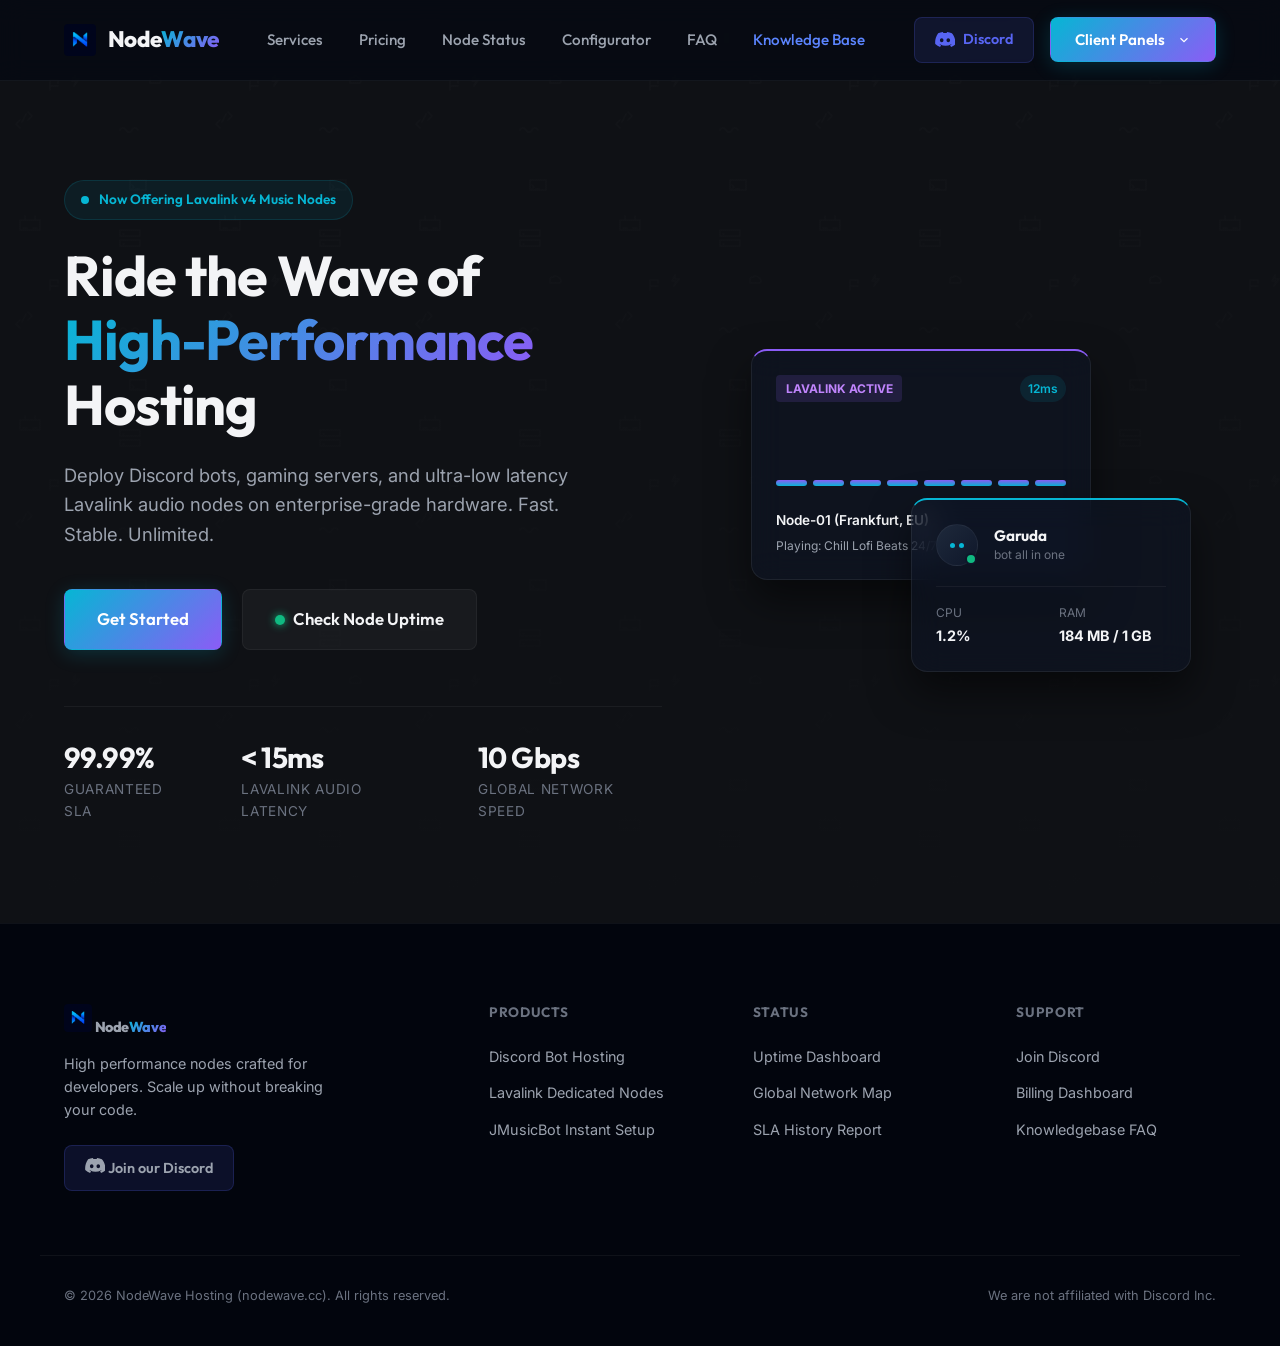
<file: index.html>
<!DOCTYPE html>
<html lang="en">
<head>
    <meta charset="UTF-8">
    <meta name="viewport" content="width=device-width, initial-scale=1.0">
    <title>NodeWave | Premium Discord Bot & High-Performance Lavalink Hosting</title>
    <meta name="description" content="Deploy your Discord bots and Lavalink audio nodes with ultra-low latency, 99.9% uptime SLA, and interactive instant scaling on the industry-leading NodeWave hosting platform.">
    <!-- Google Fonts: Outfit & Inter -->
    <link rel="preconnect" href="https://fonts.googleapis.com">
    <link rel="preconnect" href="https://fonts.gstatic.com" crossorigin>
    <link href="https://fonts.googleapis.com/css2?family=Inter:wght@300;400;500;600;700&family=Outfit:wght@400;500;600;700;800&display=swap" rel="stylesheet">
    <link rel="stylesheet" href="style.css">
</head>
<body>
    <!-- Background glowing visual spots -->
    <div class="glow-orb orb-1"></div>
    <div class="glow-orb orb-2"></div>
    <div class="glow-orb orb-3"></div>

    <!-- Navigation Bar -->
    <header class="header">
        <div class="container nav-container">
            <a href="./index.html" class="logo" id="nav-logo">
                <img src="nodewavelogo.png" alt="NodeWave Logo" class="logo-img">
                <span>Node<span class="gradient-text">Wave</span></span>
            </a>
            <nav class="nav-links">
                <a href="./services/index.html" class="nav-link" id="link-services">Services</a>
                <a href="./pricing/index.html" class="nav-link" id="link-pricing">Pricing</a>
                <a href="./status/index.html" class="nav-link" id="link-status">Node Status</a>
                <a href="./configurator/index.html" class="nav-link" id="link-config">Configurator</a>
                <a href="./faq/index.html" class="nav-link" id="link-faq">FAQ</a>
                <a href="./knowledgebase/index.html" class="nav-link" style="color:#5c85ff">Knowledge Base</a>
            </nav>
            <div class="nav-actions">
                <a href="https://discord.gg/bothost" class="btn-discord-nav" id="btn-nav-discord" target="_blank" rel="noopener">
                    <svg width="20" height="15" viewBox="0 0 127.14 96.36" fill="currentColor">
                        <path d="M107.7,8.07A105.15,105.15,0,0,0,77.26,0a77.19,77.19,0,0,0-3.3,6.83A96.67,96.67,0,0,0,53.22,6.83,77.19,77.19,0,0,0,49.88,0,105.15,105.15,0,0,0,19.44,8.07C3.66,31.58-1.86,54.65,1,77.53A105.73,105.73,0,0,0,32,96.36a77.7,77.7,0,0,0,6.63-10.85,68.43,68.43,0,0,1-10.45-5c.88-.65,1.74-1.34,2.58-2a75.58,75.58,0,0,0,72.9,0c.84.71,1.7,1.4,2.58,2a68.32,68.32,0,0,1-10.45,5,78.37,78.37,0,0,0,6.63,10.85,105.5,105.5,0,0,0,31.1-18.77C129.76,48.45,123.75,25.66,107.7,8.07ZM42.45,65.69C36.18,65.69,31,60,31,53S36.18,40.36,42.45,40.36,53.83,46,53.83,53,48.72,65.69,42.45,65.69Zm42.24,0C78.41,65.69,73.24,60,73.24,53S78.41,40.36,84.69,40.36,96.07,46,96.07,53,91,65.69,84.69,65.69Z"/>
                    </svg>
                    <span>Discord</span>
                </a>
                <div class="nav-dropdown-container">
                    <button class="btn btn-primary btn-nav-cta dropdown-toggle" id="btn-nav-portal">
                        Client Panels
                        <svg width="14" height="14" viewBox="0 0 24 24" fill="none" stroke="currentColor" stroke-width="2" style="margin-left: 4px;"><path d="M6 9l6 6 6-6"/></svg>
                    </button>
                    <div class="dropdown-menu">
                        <a href="https://billing.nodewave.cc" class="dropdown-item">Billing Panel</a>
                        <a href="https://panel.nodewave.cc" class="dropdown-item">Control Panel</a>
                        <a href="https://lava.nodewave.cc" class="dropdown-item">Lavalink Panel</a>
                    </div>
                </div>
            </div>
            <!-- Mobile Menu Toggle -->
            <button class="mobile-toggle" id="mobile-nav-toggle" aria-label="Toggle menu">
                <span></span>
                <span></span>
                <span></span>
            </button>
        </div>
    </header>

    <!-- Mobile Drawer Menu -->
    <div class="mobile-menu" id="mobile-menu-drawer">
        <a href="./services/index.html" class="mobile-menu-link">Services</a>
        <a href="./pricing/index.html" class="mobile-menu-link">Pricing</a>
        <a href="./status/index.html" class="mobile-menu-link">Node Status</a>
        <a href="./configurator/index.html" class="mobile-menu-link">Configurator</a>
        <a href="./faq/index.html" class="mobile-menu-link">FAQ</a>
        <a href="./knowledgebase/index.html" class="mobile-menu-link" style="color:#5c85ff">Knowledge Base</a>
        <div class="mobile-menu-actions">
            <a href="https://discord.gg/bothost" class="btn-discord-nav" target="_blank" rel="noopener">Discord Support</a>
            <div class="mobile-client-panels">
                <span class="mobile-panel-header">Client Panels</span>
                <a href="https://billing.nodewave.cc" class="btn btn-primary" style="text-align:center;display:block;margin-top:0.5rem;">Billing Panel</a>
                <a href="https://panel.nodewave.cc" class="btn btn-secondary" style="text-align:center;display:block;margin-top:0.5rem;background:rgba(255,255,255,0.05);color:white;border:1px solid rgba(255,255,255,0.1);padding:0.75rem;border-radius:8px;">Control Panel</a>
                <a href="https://lava.nodewave.cc" class="btn btn-secondary" style="text-align:center;display:block;margin-top:0.5rem;background:rgba(255,255,255,0.05);color:white;border:1px solid rgba(255,255,255,0.1);padding:0.75rem;border-radius:8px;">Lavalink Panel</a>
            </div>
        </div>
    </div>

    <main>
        <!-- Hero Section -->
        <section class="hero-section" id="hero">
            <!-- Background Video -->
            <div class="hero-video-bg">
                <video autoplay muted loop playsinline>
                    <source src="hero-bg.mp4" type="video/mp4">
                </video>
            </div>
            <div class="container hero-container">
                <div class="hero-content">
                    <div class="badge-new-release">
                        <span class="badge-dot animate-ping"></span>
                        <span>Now Offering Lavalink v4 Music Nodes</span>
                    </div>
                    <h1 class="hero-title">
                        Ride the Wave of <br>
                        <span class="gradient-text">High-Performance</span> Hosting
                    </h1>
                    <p class="hero-subtitle">
                        Deploy Discord bots, gaming servers, and ultra-low latency Lavalink audio nodes on enterprise-grade hardware. Fast. Stable. Unlimited.
                    </p>
                    <div class="hero-actions">
                        <a href="./pricing/index.html" class="btn btn-primary btn-large glow-hover" id="btn-hero-explore">Get Started</a>
                        <a href="./status/index.html" class="btn btn-secondary btn-large" id="btn-hero-status">
                            <span class="green-indicator animate-pulse"></span>
                            Check Node Uptime
                        </a>
                    </div>
                    <div class="hero-stats">
                        <div class="hero-stat-item">
                            <h3>99.99%</h3>
                            <p>Guaranteed SLA</p>
                        </div>
                        <div class="hero-stat-item">
                            <h3>&lt; 15ms</h3>
                            <p>Lavalink Audio Latency</p>
                        </div>
                        <div class="hero-stat-item">
                            <h3>10 Gbps</h3>
                            <p>Global Network Speed</p>
                        </div>
                    </div>
                </div>
                
                <!-- Graphic Hero Wave / Node Visual -->
                <div class="hero-visual">
                    <div class="visual-card-wrapper">
                        <!-- Glassmorphic floating card 1 -->
                        <div class="floating-card node-card">
                            <div class="card-header-status">
                                <span class="status-badge live">LAVALINK ACTIVE</span>
                                <span class="latency-pill">12ms</span>
                            </div>
                            <div class="audio-waves">
                                <span class="wave-bar bar-1"></span>
                                <span class="wave-bar bar-2"></span>
                                <span class="wave-bar bar-3"></span>
                                <span class="wave-bar bar-4"></span>
                                <span class="wave-bar bar-5"></span>
                                <span class="wave-bar bar-6"></span>
                                <span class="wave-bar bar-7"></span>
                                <span class="wave-bar bar-8"></span>
                            </div>
                            <div class="node-meta">
                                <span class="node-title">Node-01 (Frankfurt, EU)</span>
                                <span class="node-track-name">Playing: Chill Lofi Beats 24/7</span>
                            </div>
                        </div>

                        <!-- Glassmorphic floating card 2 -->
                        <div class="floating-card bot-card">
                            <div class="bot-header">
                                <div class="bot-avatar-mock">
                                    <div class="avatar-eye left"></div>
                                    <div class="avatar-eye right"></div>
                                    <div class="online-indicator"></div>
                                </div>
                                <div class="bot-details">
                                    <h4>Garuda</h4>
                                    <p>bot all in one</p>
                                </div>
                            </div>
                            <div class="bot-spec-grid">
                                <div class="spec-item">
                                    <span>CPU</span>
                                    <strong>1.2%</strong>
                                </div>
                                <div class="spec-item">
                                    <span>RAM</span>
                                    <strong>184 MB / 1 GB</strong>
                                </div>
                            </div>
                        </div>

                        <!-- Sphere mesh decorative grid -->
                        <div class="mesh-grid-bg"></div>
                    </div>
                </div>
            </div>
        </section>
    </main>

    <!-- Footer -->
    <footer class="footer-section">
        <div class="container footer-grid">
            <div class="footer-col brand-col">
                <a href="./index.html" class="logo footer-logo">
                    <img src="nodewavelogo.png" alt="NodeWave Logo" class="logo-img" style="width: 28px; height: 28px;">
                    <span>Node<span class="gradient-text">Wave</span></span>
                </a>
                <p class="brand-moto">High performance nodes crafted for developers. Scale up without breaking your code.</p>
                <div class="social-row">
                    <a href="https://discord.gg/bothost" class="btn-discord-nav" aria-label="Discord" target="_blank" rel="noopener">
                        <svg width="20" height="15" viewBox="0 0 127.14 96.36" fill="currentColor"><path d="M107.7,8.07A105.15,105.15,0,0,0,77.26,0a77.19,77.19,0,0,0-3.3,6.83A96.67,96.67,0,0,0,53.22,6.83,77.19,77.19,0,0,0,49.88,0,105.15,105.15,0,0,0,19.44,8.07C3.66,31.58-1.86,54.65,1,77.53A105.73,105.73,0,0,0,32,96.36a77.7,77.7,0,0,0,6.63-10.85,68.43,68.43,0,0,1-10.45-5c.88-.65,1.74-1.34,2.58-2a75.58,75.58,0,0,0,72.9,0c.84.71,1.7,1.4,2.58,2a68.32,68.32,0,0,1-10.45,5,78.37,78.37,0,0,0,6.63,10.85,105.5,105.5,0,0,0,31.1-18.77C129.76,48.45,123.75,25.66,107.7,8.07ZM42.45,65.69C36.18,65.69,31,60,31,53S36.18,40.36,42.45,40.36,53.83,46,53.83,53,48.72,65.69,42.45,65.69Zm42.24,0C78.41,65.69,73.24,60,73.24,53S78.41,40.36,84.69,40.36,96.07,46,96.07,53,91,65.69,84.69,65.69Z"/></svg>
                        <span>Join our Discord</span>
                    </a>
                </div>
            </div>
            
            <div class="footer-col">
                <h4>Products</h4>
                <a href="./pricing/index.html">Discord Bot Hosting</a>
                <a href="./pricing/index.html">Lavalink Dedicated Nodes</a>
                <a href="./pricing/index.html">JMusicBot Instant Setup</a>
            </div>

            <div class="footer-col">
                <h4>Status</h4>
                <a href="./status/index.html">Uptime Dashboard</a>
                <a href="./status/index.html">Global Network Map</a>
                <a href="./status/index.html">SLA History Report</a>
            </div>

            <div class="footer-col">
                <h4>Support</h4>
                <a href="https://discord.gg/bothost">Join Discord</a>
                <a href="https://discord.gg/bothost">Billing Dashboard</a>
                <a href="./knowledgebase/index.html">Knowledgebase FAQ</a>
            </div>
        </div>
        <div class="footer-bottom container">
            <p>&copy; 2026 NodeWave Hosting (nodewave.cc). All rights reserved.</p>
            <p>We are not affiliated with Discord Inc.</p>
        </div>
    </footer>

    <!-- App Logic Script -->
    <script src="app.js"></script>
</body>
</html>
</file>
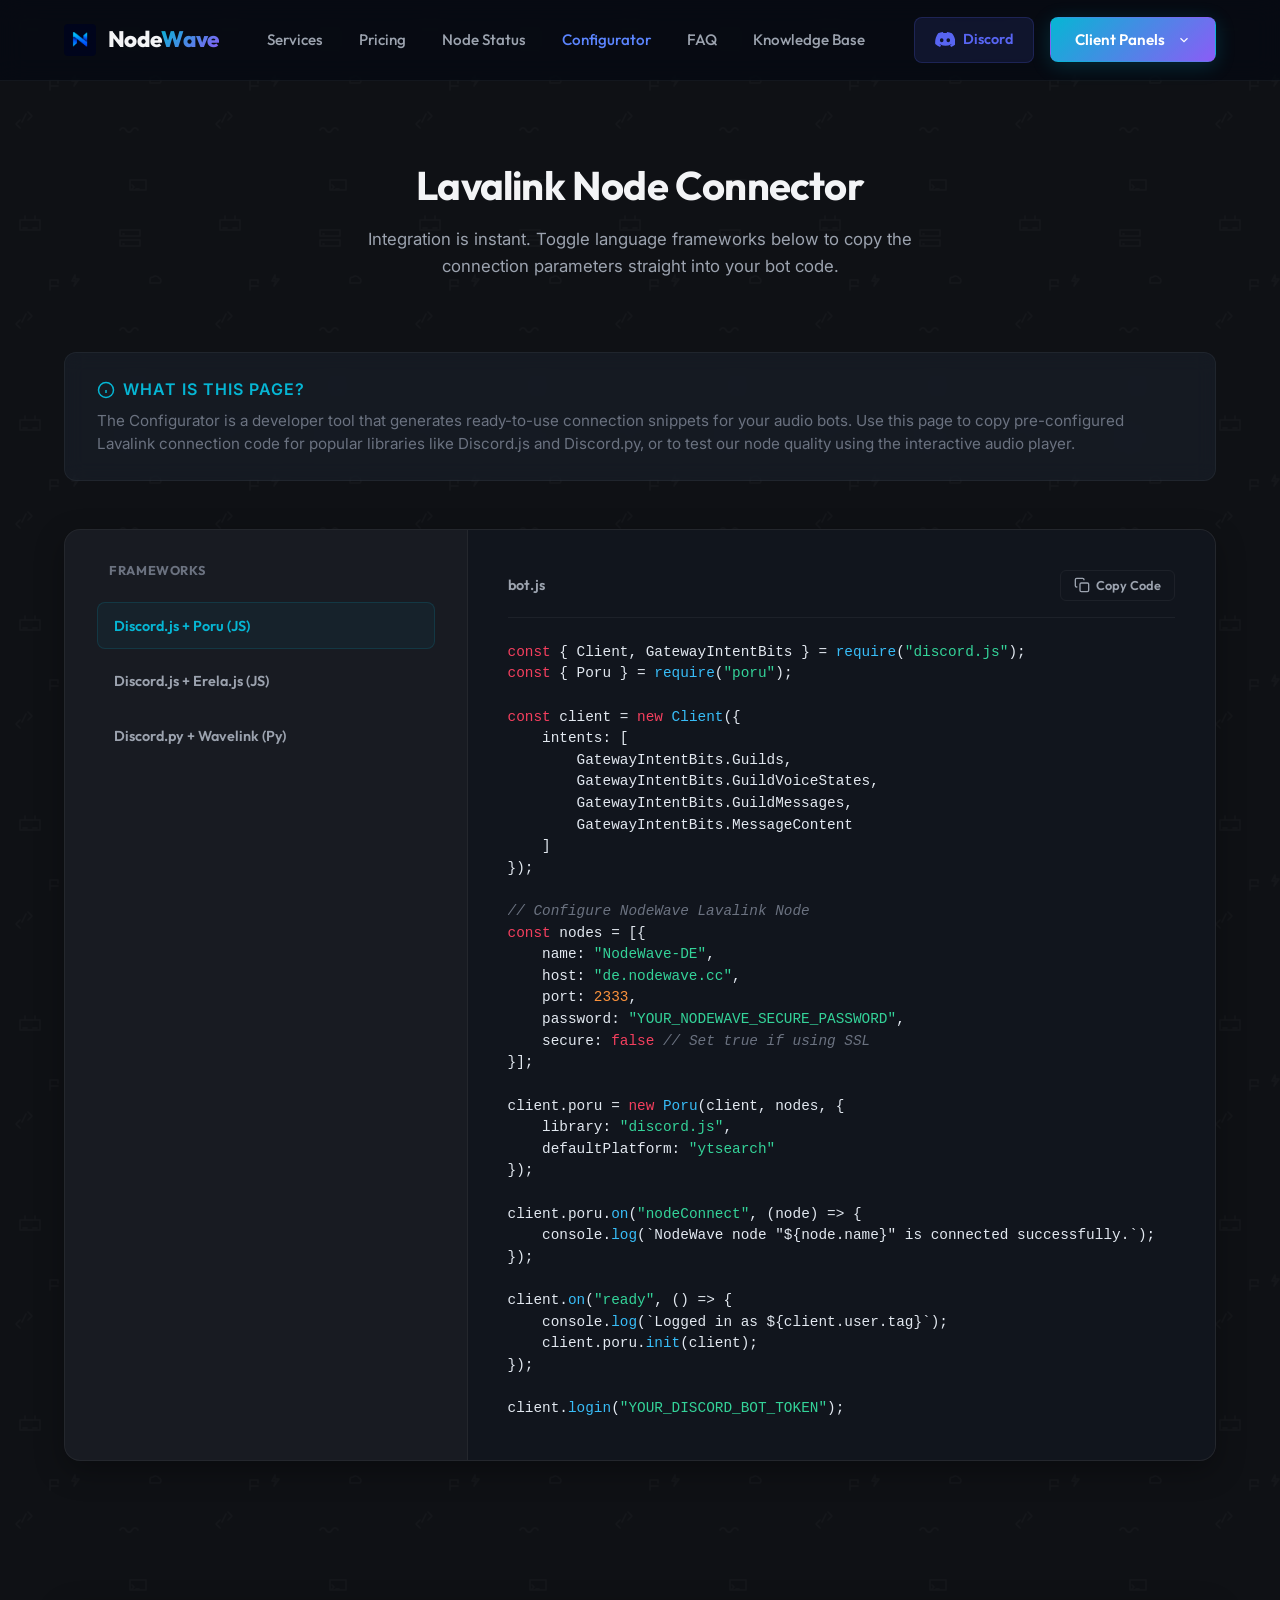
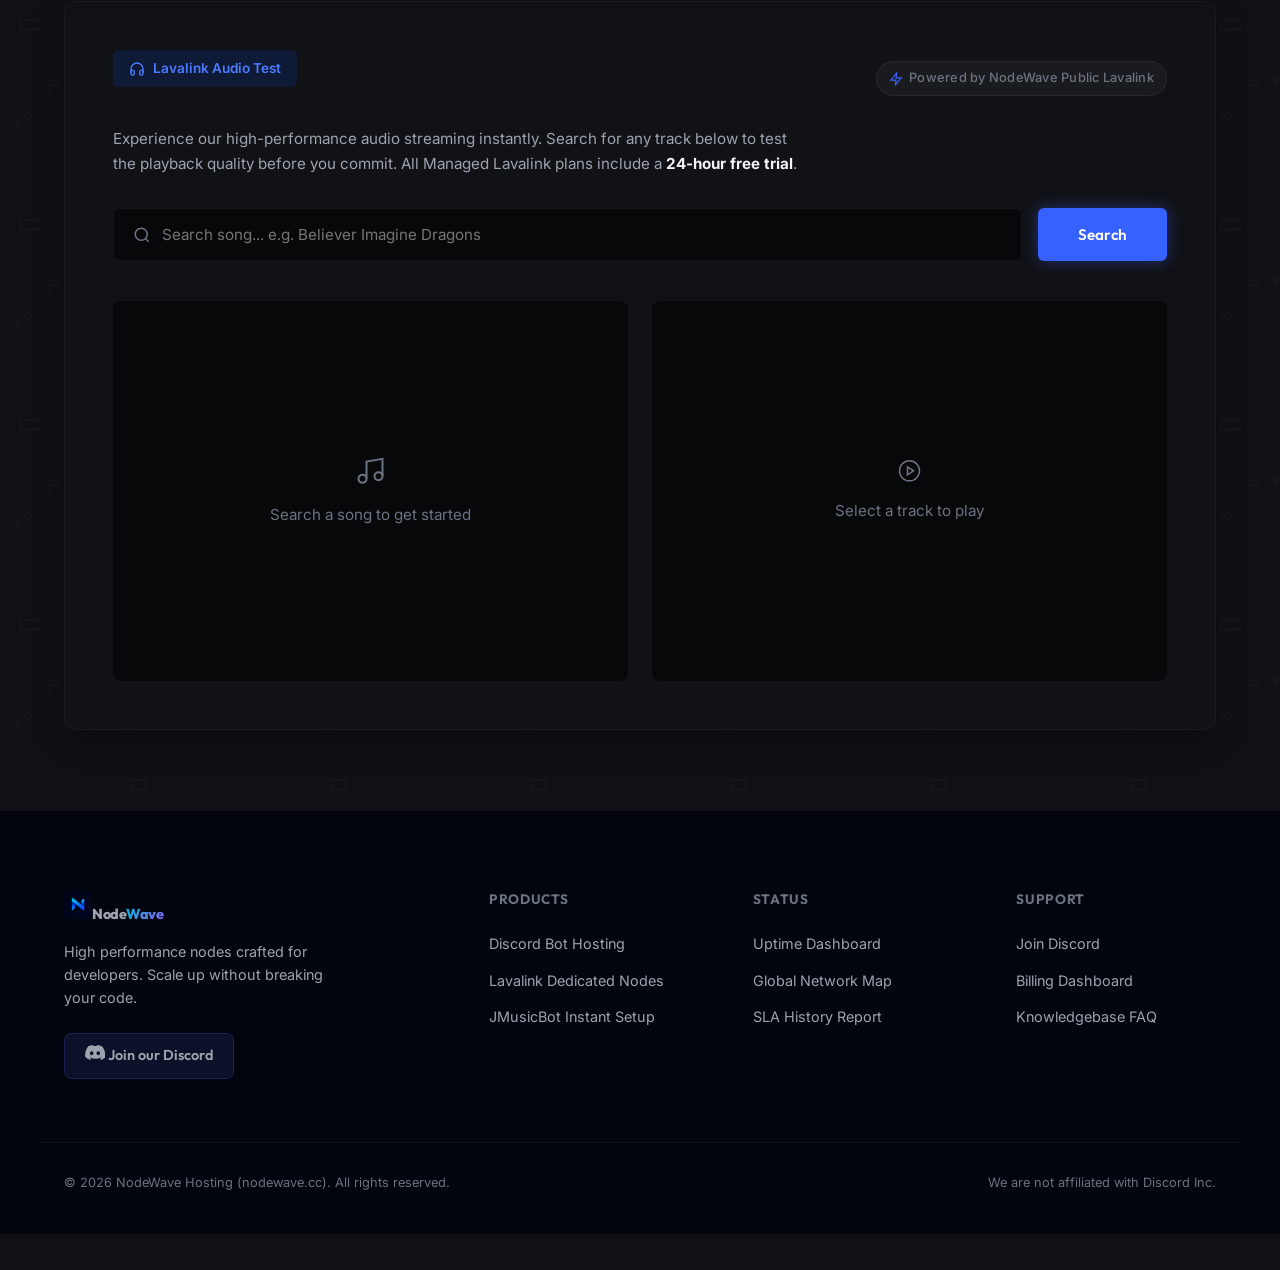
<file: configurator/index.html>
<!DOCTYPE html>
<html lang="en">
<head>
    <meta charset="UTF-8">
    <meta name="viewport" content="width=device-width, initial-scale=1.0">
    <title>Configurator | NodeWave – Discord Bot & Lavalink Hosting</title>
    <meta name="description" content="Generate instant configuration snippets for Discord.js, Erela.js, Poru, and Wavelink. Try the interactive Lavalink audio tester.">
    <link rel="preconnect" href="https://fonts.googleapis.com">
    <link rel="preconnect" href="https://fonts.gstatic.com" crossorigin>
    <link href="https://fonts.googleapis.com/css2?family=Inter:wght@300;400;500;600;700&family=Outfit:wght@400;500;600;700;800&display=swap" rel="stylesheet">
    <link rel="stylesheet" href="../style.css">
</head>
<body>
    <div class="glow-orb orb-1"></div>
    <div class="glow-orb orb-2"></div>
    <div class="glow-orb orb-3"></div>

    <header class="header">
        <div class="container nav-container">
            <a href="../index.html" class="logo"><img src="../nodewavelogo.png" alt="NodeWave Logo" class="logo-img"><span>Node<span class="gradient-text">Wave</span></span></a>
            <nav class="nav-links">
                <a href="../services/index.html" class="nav-link">Services</a>
                <a href="../pricing/index.html" class="nav-link">Pricing</a>
                <a href="../status/index.html" class="nav-link">Node Status</a>
                <a href="../configurator/index.html" class="nav-link" style="color:#5c85ff">Configurator</a>
                <a href="../faq/index.html" class="nav-link">FAQ</a>
                <a href="../knowledgebase/index.html" class="nav-link">Knowledge Base</a>
            </nav>
            <div class="nav-actions">
                <a href="https://discord.gg/bothost" class="btn-discord-nav" target="_blank" rel="noopener">
                    <svg width="20" height="15" viewBox="0 0 127.14 96.36" fill="currentColor"><path d="M107.7,8.07A105.15,105.15,0,0,0,77.26,0a77.19,77.19,0,0,0-3.3,6.83A96.67,96.67,0,0,0,53.22,6.83,77.19,77.19,0,0,0,49.88,0,105.15,105.15,0,0,0,19.44,8.07C3.66,31.58-1.86,54.65,1,77.53A105.73,105.73,0,0,0,32,96.36a77.7,77.7,0,0,0,6.63-10.85,68.43,68.43,0,0,1-10.45-5c.88-.65,1.74-1.34,2.58-2a75.58,75.58,0,0,0,72.9,0c.84.71,1.7,1.4,2.58,2a68.32,68.32,0,0,1-10.45,5,78.37,78.37,0,0,0,6.63,10.85,105.5,105.5,0,0,0,31.1-18.77C129.76,48.45,123.75,25.66,107.7,8.07ZM42.45,65.69C36.18,65.69,31,60,31,53S36.18,40.36,42.45,40.36,53.83,46,53.83,53,48.72,65.69,42.45,65.69Zm42.24,0C78.41,65.69,73.24,60,73.24,53S78.41,40.36,84.69,40.36,96.07,46,96.07,53,91,65.69,84.69,65.69Z"/></svg>
                    <span>Discord</span>
                </a>
                <div class="nav-dropdown-container">
                    <button class="btn btn-primary btn-nav-cta dropdown-toggle">
                        Client Panels
                        <svg width="14" height="14" viewBox="0 0 24 24" fill="none" stroke="currentColor" stroke-width="2" style="margin-left: 4px;"><path d="M6 9l6 6 6-6"/></svg>
                    </button>
                    <div class="dropdown-menu">
                        <a href="https://billing.nodewave.cc" class="dropdown-item">Billing Panel</a>
                        <a href="https://panel.nodewave.cc" class="dropdown-item">Control Panel</a>
                        <a href="https://lava.nodewave.cc" class="dropdown-item">Lavalink Panel</a>
                    </div>
                </div>
            </div>
            <button class="mobile-toggle" id="mobile-nav-toggle" aria-label="Toggle menu"><span></span><span></span><span></span></button>
        </div>
    </header>
    <div class="mobile-menu" id="mobile-menu-drawer">
        <a href="../services/index.html" class="mobile-menu-link">Services</a>
        <a href="../pricing/index.html" class="mobile-menu-link">Pricing</a>
        <a href="../status/index.html" class="mobile-menu-link">Node Status</a>
        <a href="../configurator/index.html" class="mobile-menu-link">Configurator</a>
        <a href="../faq/index.html" class="mobile-menu-link">FAQ</a>
        <a href="../knowledgebase/index.html" class="mobile-menu-link">Knowledge Base</a>
        <div class="mobile-menu-actions">
            <a href="https://discord.gg/bothost" class="btn-discord-nav" target="_blank" rel="noopener">Discord Support</a>
            <div class="mobile-client-panels">
                <span class="mobile-panel-header">Client Panels</span>
                <a href="https://billing.nodewave.cc" class="btn btn-primary" style="text-align:center;display:block;margin-top:0.5rem;">Billing Panel</a>
                <a href="https://panel.nodewave.cc" class="btn btn-secondary" style="text-align:center;display:block;margin-top:0.5rem;background:rgba(255,255,255,0.05);color:white;border:1px solid rgba(255,255,255,0.1);padding:0.75rem;border-radius:8px;">Control Panel</a>
                <a href="https://lava.nodewave.cc" class="btn btn-secondary" style="text-align:center;display:block;margin-top:0.5rem;background:rgba(255,255,255,0.05);color:white;border:1px solid rgba(255,255,255,0.1);padding:0.75rem;border-radius:8px;">Lavalink Panel</a>
            </div>
        </div>
    </div>

    <main>
        <!-- Interactive Code Configurator -->
        <section class="configurator-section" id="configurator" style="padding-top: 160px;">
            <div class="container">
                <div class="section-header">
                    <h1 class="section-title">Lavalink Node Connector</h1>
                    <p class="section-subtitle">Integration is instant. Toggle language frameworks below to copy the connection parameters straight into your bot code.</p>
                </div>
                
                <div class="page-usage-guide">
                    <div class="usage-title">
                        <svg width="18" height="18" viewBox="0 0 24 24" fill="none" stroke="currentColor" stroke-width="2"><circle cx="12" cy="12" r="10"></circle><path d="M12 16v-4"></path><path d="M12 8h.01"></path></svg>
                        What is this page?
                    </div>
                    <div class="usage-desc">The Configurator is a developer tool that generates ready-to-use connection snippets for your audio bots. Use this page to copy pre-configured Lavalink connection code for popular libraries like Discord.js and Discord.py, or to test our node quality using the interactive audio player.</div>
                </div>

                <div class="configurator-wrapper glass-panel">
                    <div class="config-tabs-sidebar">
                        <h4>Frameworks</h4>
                        <button class="framework-btn active" data-lang="js-poru">
                            <span>Discord.js + Poru (JS)</span>
                        </button>
                        <button class="framework-btn" data-lang="js-erela">
                            <span>Discord.js + Erela.js (JS)</span>
                        </button>
                        <button class="framework-btn" data-lang="py-wavelink">
                            <span>Discord.py + Wavelink (Py)</span>
                        </button>
                    </div>

                    <div class="config-display-area">
                        <div class="code-header">
                            <span class="code-title" id="code-file-name">bot.js</span>
                            <button class="btn-copy-code" id="btn-copy-code">
                                <svg width="16" height="16" viewBox="0 0 24 24" fill="none" stroke="currentColor" stroke-width="2" id="copy-icon">
                                    <rect x="9" y="9" width="13" height="13" rx="2" ry="2"/>
                                    <path d="M5 15H4a2 2 0 0 1-2-2V4a2 2 0 0 1 2-2h9a2 2 0 0 1 2 2v1"/>
                                </svg>
                                <span id="copy-status-text">Copy Code</span>
                            </button>
                        </div>
                        <pre class="code-pre"><code id="code-block" class="language-javascript">// Connection code snippet will inject here</code></pre>
                    </div>
                </div>
            </div>
        </section>

        <!-- Lavalink Audio Test Section -->
        <section class="audio-test-section" id="audio-test" style="padding-top: 40px; padding-bottom: 80px;">
            <div class="container">
                <div class="audio-test-wrapper glass-panel">
                    <div class="audio-test-header">
                        <div class="audio-test-header-top">
                            <div class="test-badge">
                                <svg width="16" height="16" viewBox="0 0 24 24" fill="none" stroke="currentColor" stroke-width="2"><path d="M3 18v-6a9 9 0 0 1 18 0v6"></path><path d="M21 19a2 2 0 0 1-2 2h-1a2 2 0 0 1-2-2v-3a2 2 0 0 1 2-2h3zM3 19a2 2 0 0 0 2 2h1a2 2 0 0 0 2-2v-3a2 2 0 0 0-2-2H3z"></path></svg>
                                Lavalink Audio Test
                            </div>
                            <div class="powered-by-badge">
                                <svg width="14" height="14" viewBox="0 0 24 24" fill="none" stroke="currentColor" stroke-width="2"><polygon points="13 2 3 14 12 14 11 22 21 10 12 10 13 2"></polygon></svg>
                                Powered by NodeWave Public Lavalink
                            </div>
                        </div>
                        <p class="test-desc">Experience our high-performance audio streaming instantly. Search for any track below to test the playback quality before you commit. All Managed Lavalink plans include a <strong>24-hour free trial</strong>.</p>
                    </div>

                    <div class="test-search-row">
                        <div class="search-input-wrapper">
                            <svg width="18" height="18" viewBox="0 0 24 24" fill="none" stroke="currentColor" stroke-width="2"><circle cx="11" cy="11" r="8"></circle><line x1="21" y1="21" x2="16.65" y2="16.65"></line></svg>
                            <input type="text" id="audio-search-input" placeholder="Search song... e.g. Believer Imagine Dragons" autocomplete="off">
                        </div>
                        <button class="btn btn-primary btn-search-test" id="btn-audio-search">Search</button>
                    </div>

                    <div class="test-panels-grid">
                        <!-- Left Panel: Search Results -->
                        <div class="test-panel results-panel" id="audio-results-panel">
                            <div class="empty-state">
                                <svg width="32" height="32" viewBox="0 0 24 24" fill="none" stroke="currentColor" stroke-width="1.5"><path d="M9 18V5l12-2v13"></path><circle cx="6" cy="18" r="3"></circle><circle cx="18" cy="16" r="3"></circle></svg>
                                <p>Search a song to get started</p>
                            </div>
                        </div>

                        <!-- Right Panel: Player -->
                        <div class="test-panel player-panel" id="audio-player-panel">
                            <div class="empty-state">
                                <svg width="24" height="24" viewBox="0 0 24 24" fill="none" stroke="currentColor" stroke-width="1.5"><circle cx="12" cy="12" r="10"></circle><polygon points="10 8 16 12 10 16 10 8"></polygon></svg>
                                <p>Select a track to play</p>
                            </div>
                        </div>
                    </div>
                </div>
            </div>
        </section>
    </main>

    <footer class="footer-section">
        <div class="container footer-grid">
            <div class="footer-col brand-col">
                <a href="../index.html" class="logo footer-logo"><img src="../nodewavelogo.png" alt="NodeWave Logo" class="logo-img" style="width:28px;height:28px;"><span>Node<span class="gradient-text">Wave</span></span></a>
                <p class="brand-moto">High performance nodes crafted for developers. Scale up without breaking your code.</p>
                <div class="social-row">
                    <a href="https://discord.gg/bothost" class="btn-discord-nav" target="_blank" rel="noopener">
                        <svg width="20" height="15" viewBox="0 0 127.14 96.36" fill="currentColor"><path d="M107.7,8.07A105.15,105.15,0,0,0,77.26,0a77.19,77.19,0,0,0-3.3,6.83A96.67,96.67,0,0,0,53.22,6.83,77.19,77.19,0,0,0,49.88,0,105.15,105.15,0,0,0,19.44,8.07C3.66,31.58-1.86,54.65,1,77.53A105.73,105.73,0,0,0,32,96.36a77.7,77.7,0,0,0,6.63-10.85,68.43,68.43,0,0,1-10.45-5c.88-.65,1.74-1.34,2.58-2a75.58,75.58,0,0,0,72.9,0c.84.71,1.7,1.4,2.58,2a68.32,68.32,0,0,1-10.45,5,78.37,78.37,0,0,0,6.63,10.85,105.5,105.5,0,0,0,31.1-18.77C129.76,48.45,123.75,25.66,107.7,8.07ZM42.45,65.69C36.18,65.69,31,60,31,53S36.18,40.36,42.45,40.36,53.83,46,53.83,53,48.72,65.69,42.45,65.69Zm42.24,0C78.41,65.69,73.24,60,73.24,53S78.41,40.36,84.69,40.36,96.07,46,96.07,53,91,65.69,84.69,65.69Z"/></svg>
                        <span>Join our Discord</span>
                    </a>
                </div>
            </div>
            <div class="footer-col"><h4>Products</h4><a href="../pricing/index.html">Discord Bot Hosting</a><a href="../pricing/index.html">Lavalink Dedicated Nodes</a><a href="../pricing/index.html">JMusicBot Instant Setup</a></div>
            <div class="footer-col"><h4>Status</h4><a href="../status/index.html">Uptime Dashboard</a><a href="../status/index.html">Global Network Map</a><a href="../status/index.html">SLA History Report</a></div>
            <div class="footer-col"><h4>Support</h4><a href="https://discord.gg/bothost">Join Discord</a><a href="https://discord.gg/bothost">Billing Dashboard</a><a href="../knowledgebase/index.html">Knowledgebase FAQ</a></div>
        </div>
        <div class="footer-bottom container"><p>© 2026 NodeWave Hosting (nodewave.cc). All rights reserved.</p><p>We are not affiliated with Discord Inc.</p></div>
    </footer>
    <script src="../app.js"></script>
</body>
</html>
</file>
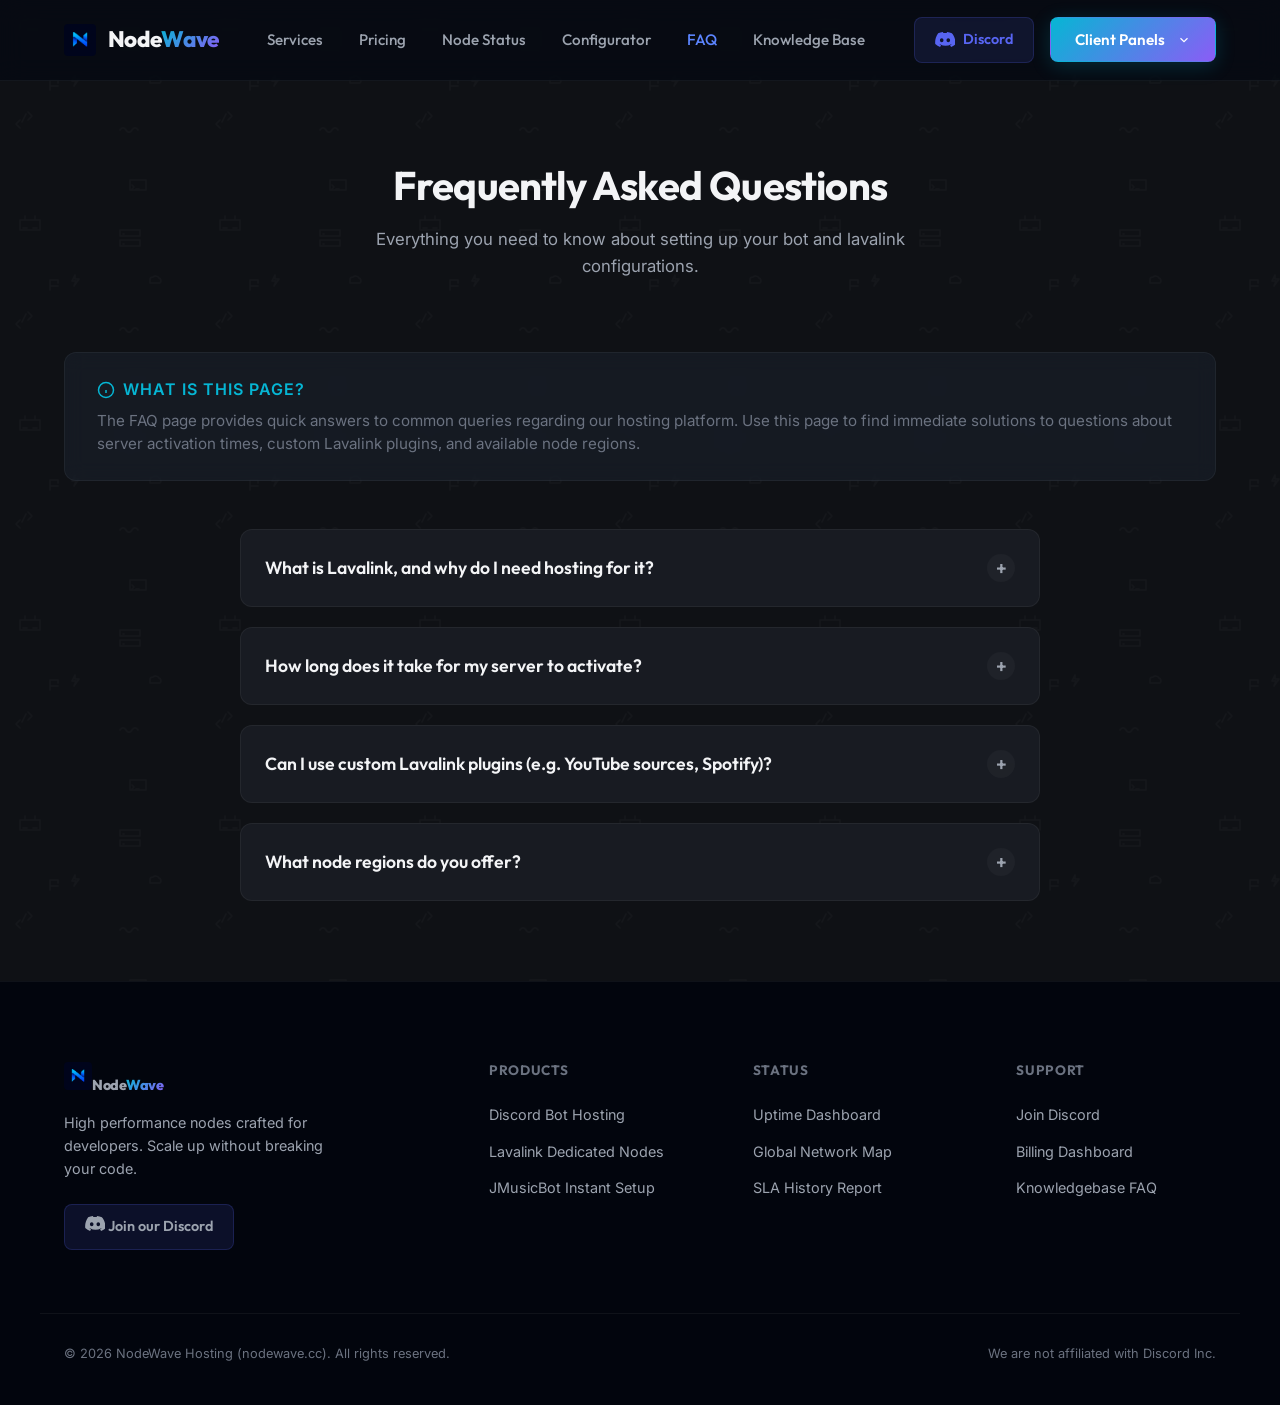
<file: faq/index.html>
<!DOCTYPE html>
<html lang="en">
<head>
    <meta charset="UTF-8">
    <meta name="viewport" content="width=device-width, initial-scale=1.0">
    <title>FAQ | NodeWave – Discord Bot & Lavalink Hosting</title>
    <meta name="description" content="Frequently asked questions about NodeWave's bot hosting and dedicated Lavalink nodes.">
    <link rel="preconnect" href="https://fonts.googleapis.com">
    <link rel="preconnect" href="https://fonts.gstatic.com" crossorigin>
    <link href="https://fonts.googleapis.com/css2?family=Inter:wght@300;400;500;600;700&family=Outfit:wght@400;500;600;700;800&display=swap" rel="stylesheet">
    <link rel="stylesheet" href="../style.css">
</head>
<body>
    <div class="glow-orb orb-1"></div>
    <div class="glow-orb orb-2"></div>
    <div class="glow-orb orb-3"></div>

    <header class="header">
        <div class="container nav-container">
            <a href="../index.html" class="logo"><img src="../nodewavelogo.png" alt="NodeWave Logo" class="logo-img"><span>Node<span class="gradient-text">Wave</span></span></a>
            <nav class="nav-links">
                <a href="../services/index.html" class="nav-link">Services</a>
                <a href="../pricing/index.html" class="nav-link">Pricing</a>
                <a href="../status/index.html" class="nav-link">Node Status</a>
                <a href="../configurator/index.html" class="nav-link">Configurator</a>
                <a href="../faq/index.html" class="nav-link" style="color:#5c85ff">FAQ</a>
                <a href="../knowledgebase/index.html" class="nav-link">Knowledge Base</a>
            </nav>
            <div class="nav-actions">
                <a href="https://discord.gg/bothost" class="btn-discord-nav" target="_blank" rel="noopener">
                    <svg width="20" height="15" viewBox="0 0 127.14 96.36" fill="currentColor"><path d="M107.7,8.07A105.15,105.15,0,0,0,77.26,0a77.19,77.19,0,0,0-3.3,6.83A96.67,96.67,0,0,0,53.22,6.83,77.19,77.19,0,0,0,49.88,0,105.15,105.15,0,0,0,19.44,8.07C3.66,31.58-1.86,54.65,1,77.53A105.73,105.73,0,0,0,32,96.36a77.7,77.7,0,0,0,6.63-10.85,68.43,68.43,0,0,1-10.45-5c.88-.65,1.74-1.34,2.58-2a75.58,75.58,0,0,0,72.9,0c.84.71,1.7,1.4,2.58,2a68.32,68.32,0,0,1-10.45,5,78.37,78.37,0,0,0,6.63,10.85,105.5,105.5,0,0,0,31.1-18.77C129.76,48.45,123.75,25.66,107.7,8.07ZM42.45,65.69C36.18,65.69,31,60,31,53S36.18,40.36,42.45,40.36,53.83,46,53.83,53,48.72,65.69,42.45,65.69Zm42.24,0C78.41,65.69,73.24,60,73.24,53S78.41,40.36,84.69,40.36,96.07,46,96.07,53,91,65.69,84.69,65.69Z"/></svg>
                    <span>Discord</span>
                </a>
                <div class="nav-dropdown-container">
                    <button class="btn btn-primary btn-nav-cta dropdown-toggle">
                        Client Panels
                        <svg width="14" height="14" viewBox="0 0 24 24" fill="none" stroke="currentColor" stroke-width="2" style="margin-left: 4px;"><path d="M6 9l6 6 6-6"/></svg>
                    </button>
                    <div class="dropdown-menu">
                        <a href="https://billing.nodewave.cc" class="dropdown-item">Billing Panel</a>
                        <a href="https://panel.nodewave.cc" class="dropdown-item">Control Panel</a>
                        <a href="https://lava.nodewave.cc" class="dropdown-item">Lavalink Panel</a>
                    </div>
                </div>
            </div>
            <button class="mobile-toggle" id="mobile-nav-toggle" aria-label="Toggle menu"><span></span><span></span><span></span></button>
        </div>
    </header>
    <div class="mobile-menu" id="mobile-menu-drawer">
        <a href="../services/index.html" class="mobile-menu-link">Services</a>
        <a href="../pricing/index.html" class="mobile-menu-link">Pricing</a>
        <a href="../status/index.html" class="mobile-menu-link">Node Status</a>
        <a href="../configurator/index.html" class="mobile-menu-link">Configurator</a>
        <a href="../faq/index.html" class="mobile-menu-link">FAQ</a>
        <a href="../knowledgebase/index.html" class="mobile-menu-link">Knowledge Base</a>
        <div class="mobile-menu-actions">
            <a href="https://discord.gg/bothost" class="btn-discord-nav" target="_blank" rel="noopener">Discord Support</a>
            <div class="mobile-client-panels">
                <span class="mobile-panel-header">Client Panels</span>
                <a href="https://billing.nodewave.cc" class="btn btn-primary" style="text-align:center;display:block;margin-top:0.5rem;">Billing Panel</a>
                <a href="https://panel.nodewave.cc" class="btn btn-secondary" style="text-align:center;display:block;margin-top:0.5rem;background:rgba(255,255,255,0.05);color:white;border:1px solid rgba(255,255,255,0.1);padding:0.75rem;border-radius:8px;">Control Panel</a>
                <a href="https://lava.nodewave.cc" class="btn btn-secondary" style="text-align:center;display:block;margin-top:0.5rem;background:rgba(255,255,255,0.05);color:white;border:1px solid rgba(255,255,255,0.1);padding:0.75rem;border-radius:8px;">Lavalink Panel</a>
            </div>
        </div>
    </div>

    <main>
        <!-- FAQ Accordion -->
        <section class="faq-section" id="faq" style="padding-top: 160px; padding-bottom: 80px;">
            <div class="container">
                <div class="section-header">
                    <h1 class="section-title">Frequently Asked Questions</h1>
                    <p class="section-subtitle">Everything you need to know about setting up your bot and lavalink configurations.</p>
                </div>
                
                <div class="page-usage-guide">
                    <div class="usage-title">
                        <svg width="18" height="18" viewBox="0 0 24 24" fill="none" stroke="currentColor" stroke-width="2"><circle cx="12" cy="12" r="10"></circle><path d="M12 16v-4"></path><path d="M12 8h.01"></path></svg>
                        What is this page?
                    </div>
                    <div class="usage-desc">The FAQ page provides quick answers to common queries regarding our hosting platform. Use this page to find immediate solutions to questions about server activation times, custom Lavalink plugins, and available node regions.</div>
                </div>

                <div class="faq-accordion-wrapper">
                    <!-- FAQ 1 -->
                    <div class="faq-item">
                        <button class="faq-question-btn" aria-expanded="false">
                            <span>What is Lavalink, and why do I need hosting for it?</span>
                            <span class="faq-icon-arrow">+</span>
                        </button>
                        <div class="faq-answer-container">
                            <p class="faq-answer">
                                Lavalink is a standalone audio sending node written in Java that handles the audio processing, decoding, and socket streams for Discord music bots. By hosting Lavalink on dedicated high-performance hardware, your bot code does not have to execute complex media parsing, preventing sound lag, voice cracking, and CPU bottlenecks on your main bot container.
                            </p>
                        </div>
                    </div>

                    <!-- FAQ 2 -->
                    <div class="faq-item">
                        <button class="faq-question-btn" aria-expanded="false">
                            <span>How long does it take for my server to activate?</span>
                            <span class="faq-icon-arrow">+</span>
                        </button>
                        <div class="faq-answer-container">
                            <p class="faq-answer">
                                Deployment is 100% automated and instant. As soon as invoice verification is complete, your Pterodactyl container login credentials are emailed to you, allowing you to upload your files, manage dependencies, and boot your server immediately.
                            </p>
                        </div>
                    </div>

                    <!-- FAQ 3 -->
                    <div class="faq-item">
                        <button class="faq-question-btn" aria-expanded="false">
                            <span>Can I use custom Lavalink plugins (e.g. YouTube sources, Spotify)?</span>
                            <span class="faq-icon-arrow">+</span>
                        </button>
                        <div class="faq-answer-container">
                            <p class="faq-answer">
                                Yes. All our Lavalink plans allow you to customize the `application.yml` config file and upload `.jar` plugins (like custom video/audio decoders) directly into the `plugins/` subdirectory of your Lavalink node server.
                            </p>
                        </div>
                    </div>

                    <!-- FAQ 4 -->
                    <div class="faq-item">
                        <button class="faq-question-btn" aria-expanded="false">
                            <span>What node regions do you offer?</span>
                            <span class="faq-icon-arrow">+</span>
                        </button>
                        <div class="faq-answer-container">
                            <p class="faq-answer">
                                We currently deploy bot and Lavalink nodes in the United States, Germany, and Singapore to guarantee low latency nodes closest to your Discord voice channel gateways.
                            </p>
                        </div>
                    </div>
                </div>
            </div>
        </section>
    </main>

    <footer class="footer-section">
        <div class="container footer-grid">
            <div class="footer-col brand-col">
                <a href="../index.html" class="logo footer-logo"><img src="../nodewavelogo.png" alt="NodeWave Logo" class="logo-img" style="width:28px;height:28px;"><span>Node<span class="gradient-text">Wave</span></span></a>
                <p class="brand-moto">High performance nodes crafted for developers. Scale up without breaking your code.</p>
                <div class="social-row">
                    <a href="https://discord.gg/bothost" class="btn-discord-nav" target="_blank" rel="noopener">
                        <svg width="20" height="15" viewBox="0 0 127.14 96.36" fill="currentColor"><path d="M107.7,8.07A105.15,105.15,0,0,0,77.26,0a77.19,77.19,0,0,0-3.3,6.83A96.67,96.67,0,0,0,53.22,6.83,77.19,77.19,0,0,0,49.88,0,105.15,105.15,0,0,0,19.44,8.07C3.66,31.58-1.86,54.65,1,77.53A105.73,105.73,0,0,0,32,96.36a77.7,77.7,0,0,0,6.63-10.85,68.43,68.43,0,0,1-10.45-5c.88-.65,1.74-1.34,2.58-2a75.58,75.58,0,0,0,72.9,0c.84.71,1.7,1.4,2.58,2a68.32,68.32,0,0,1-10.45,5,78.37,78.37,0,0,0,6.63,10.85,105.5,105.5,0,0,0,31.1-18.77C129.76,48.45,123.75,25.66,107.7,8.07ZM42.45,65.69C36.18,65.69,31,60,31,53S36.18,40.36,42.45,40.36,53.83,46,53.83,53,48.72,65.69,42.45,65.69Zm42.24,0C78.41,65.69,73.24,60,73.24,53S78.41,40.36,84.69,40.36,96.07,46,96.07,53,91,65.69,84.69,65.69Z"/></svg>
                        <span>Join our Discord</span>
                    </a>
                </div>
            </div>
            <div class="footer-col"><h4>Products</h4><a href="../pricing/index.html">Discord Bot Hosting</a><a href="../pricing/index.html">Lavalink Dedicated Nodes</a><a href="../pricing/index.html">JMusicBot Instant Setup</a></div>
            <div class="footer-col"><h4>Status</h4><a href="../status/index.html">Uptime Dashboard</a><a href="../status/index.html">Global Network Map</a><a href="../status/index.html">SLA History Report</a></div>
            <div class="footer-col"><h4>Support</h4><a href="https://discord.gg/bothost">Join Discord</a><a href="https://discord.gg/bothost">Billing Dashboard</a><a href="../knowledgebase/index.html">Knowledgebase FAQ</a></div>
        </div>
        <div class="footer-bottom container"><p>© 2026 NodeWave Hosting (nodewave.cc). All rights reserved.</p><p>We are not affiliated with Discord Inc.</p></div>
    </footer>
    <script src="../app.js"></script>
</body>
</html>
</file>
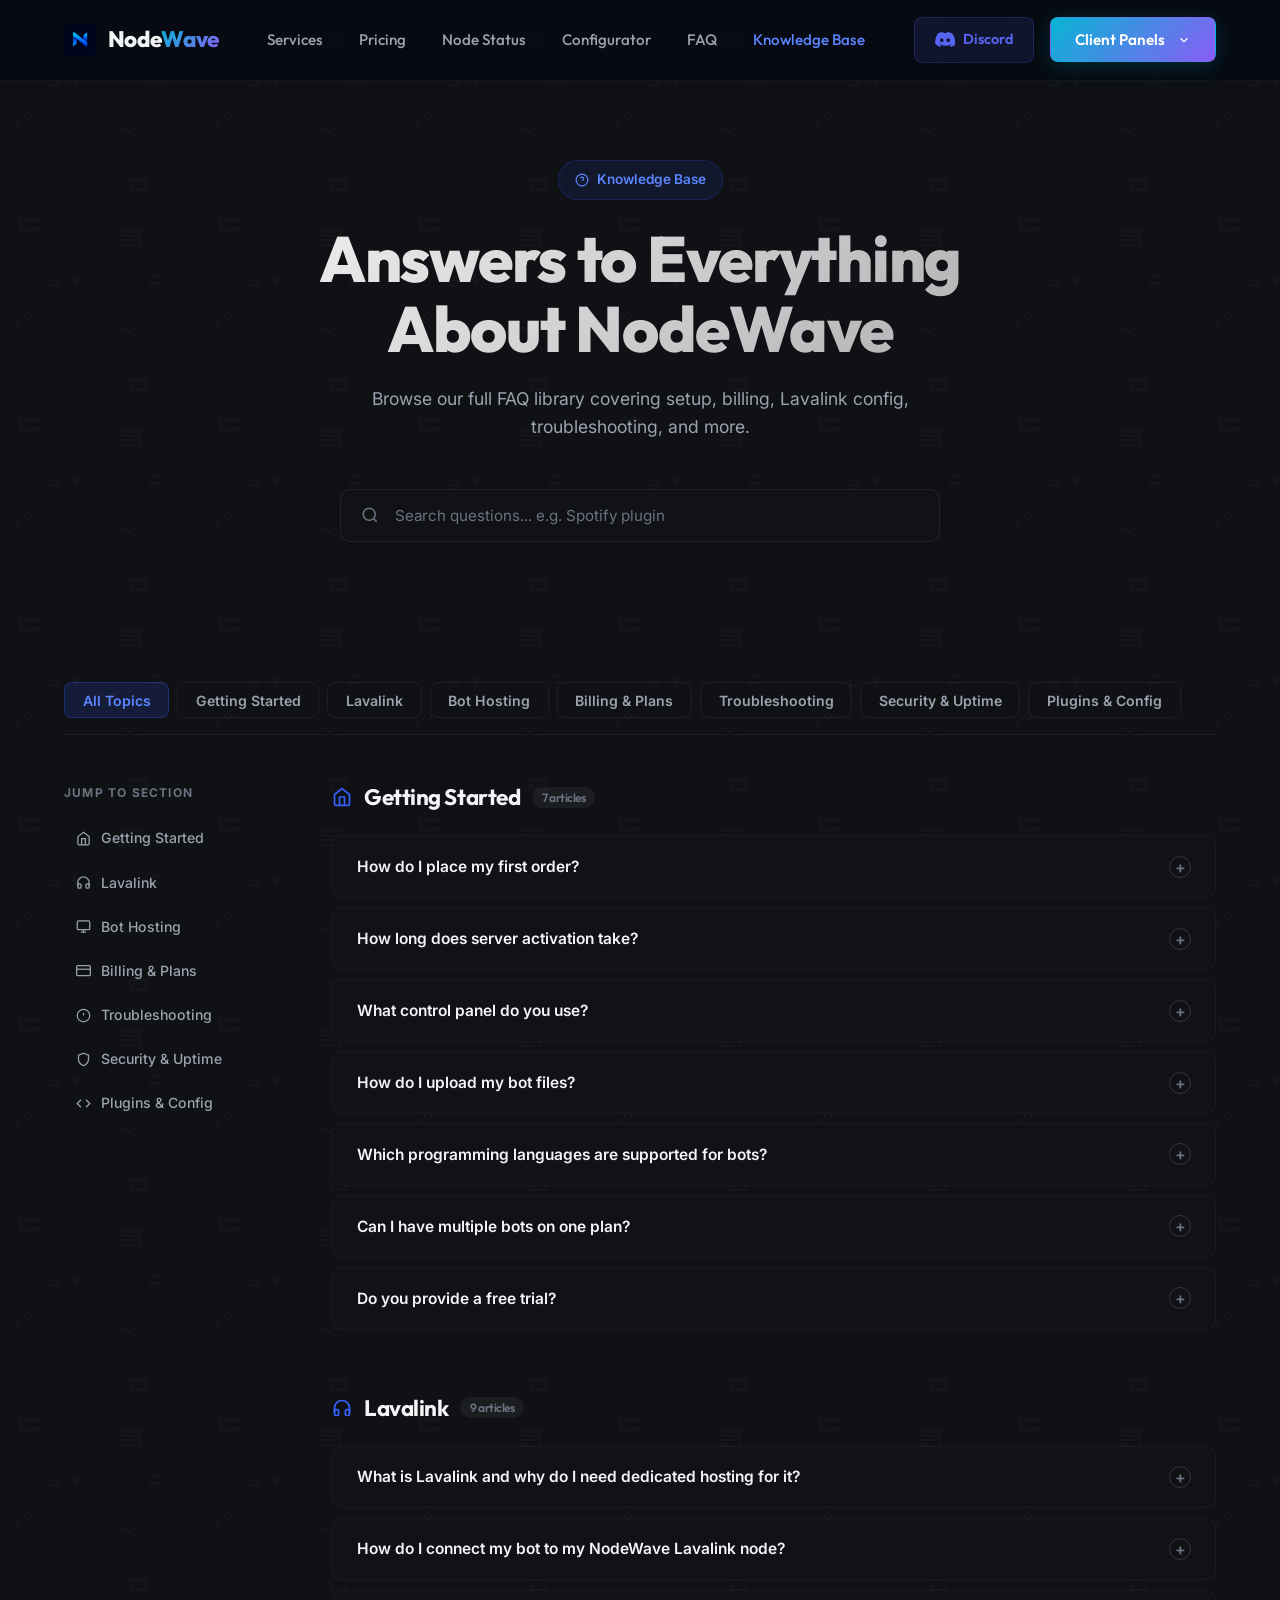
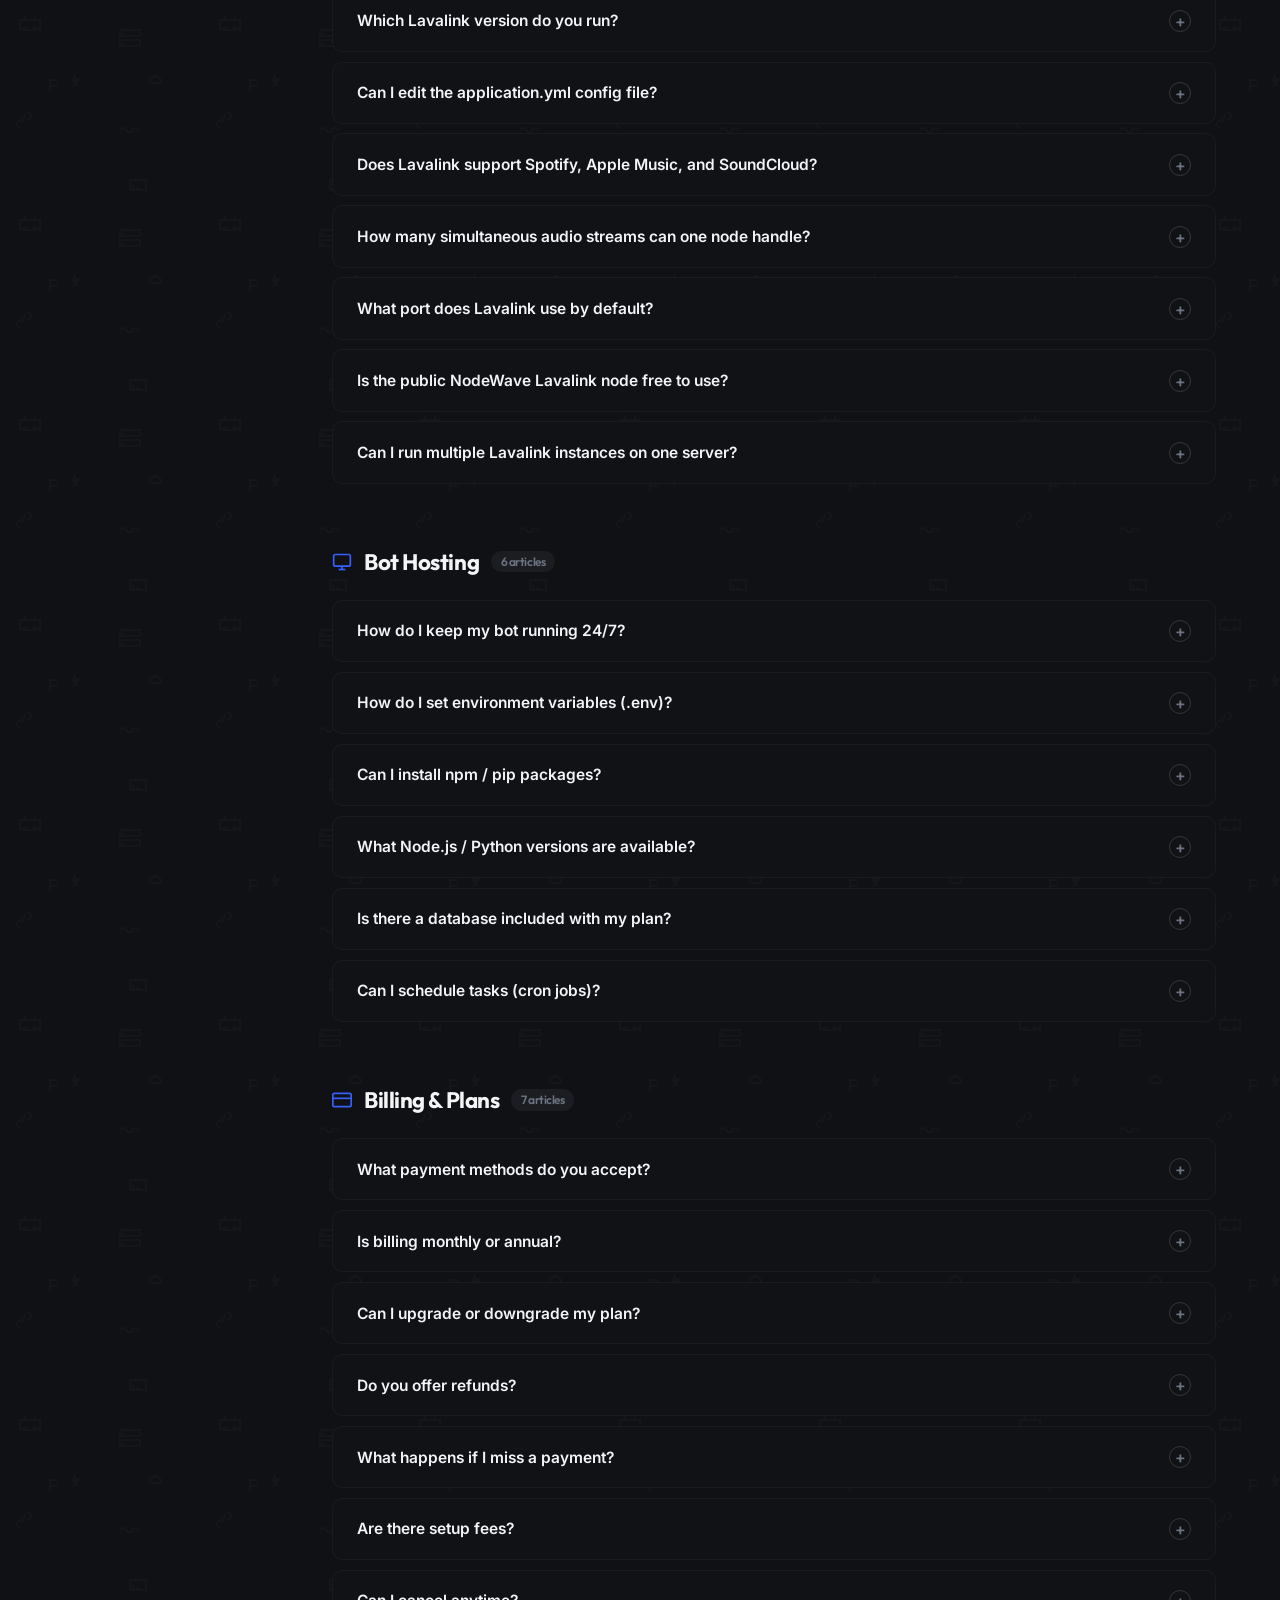
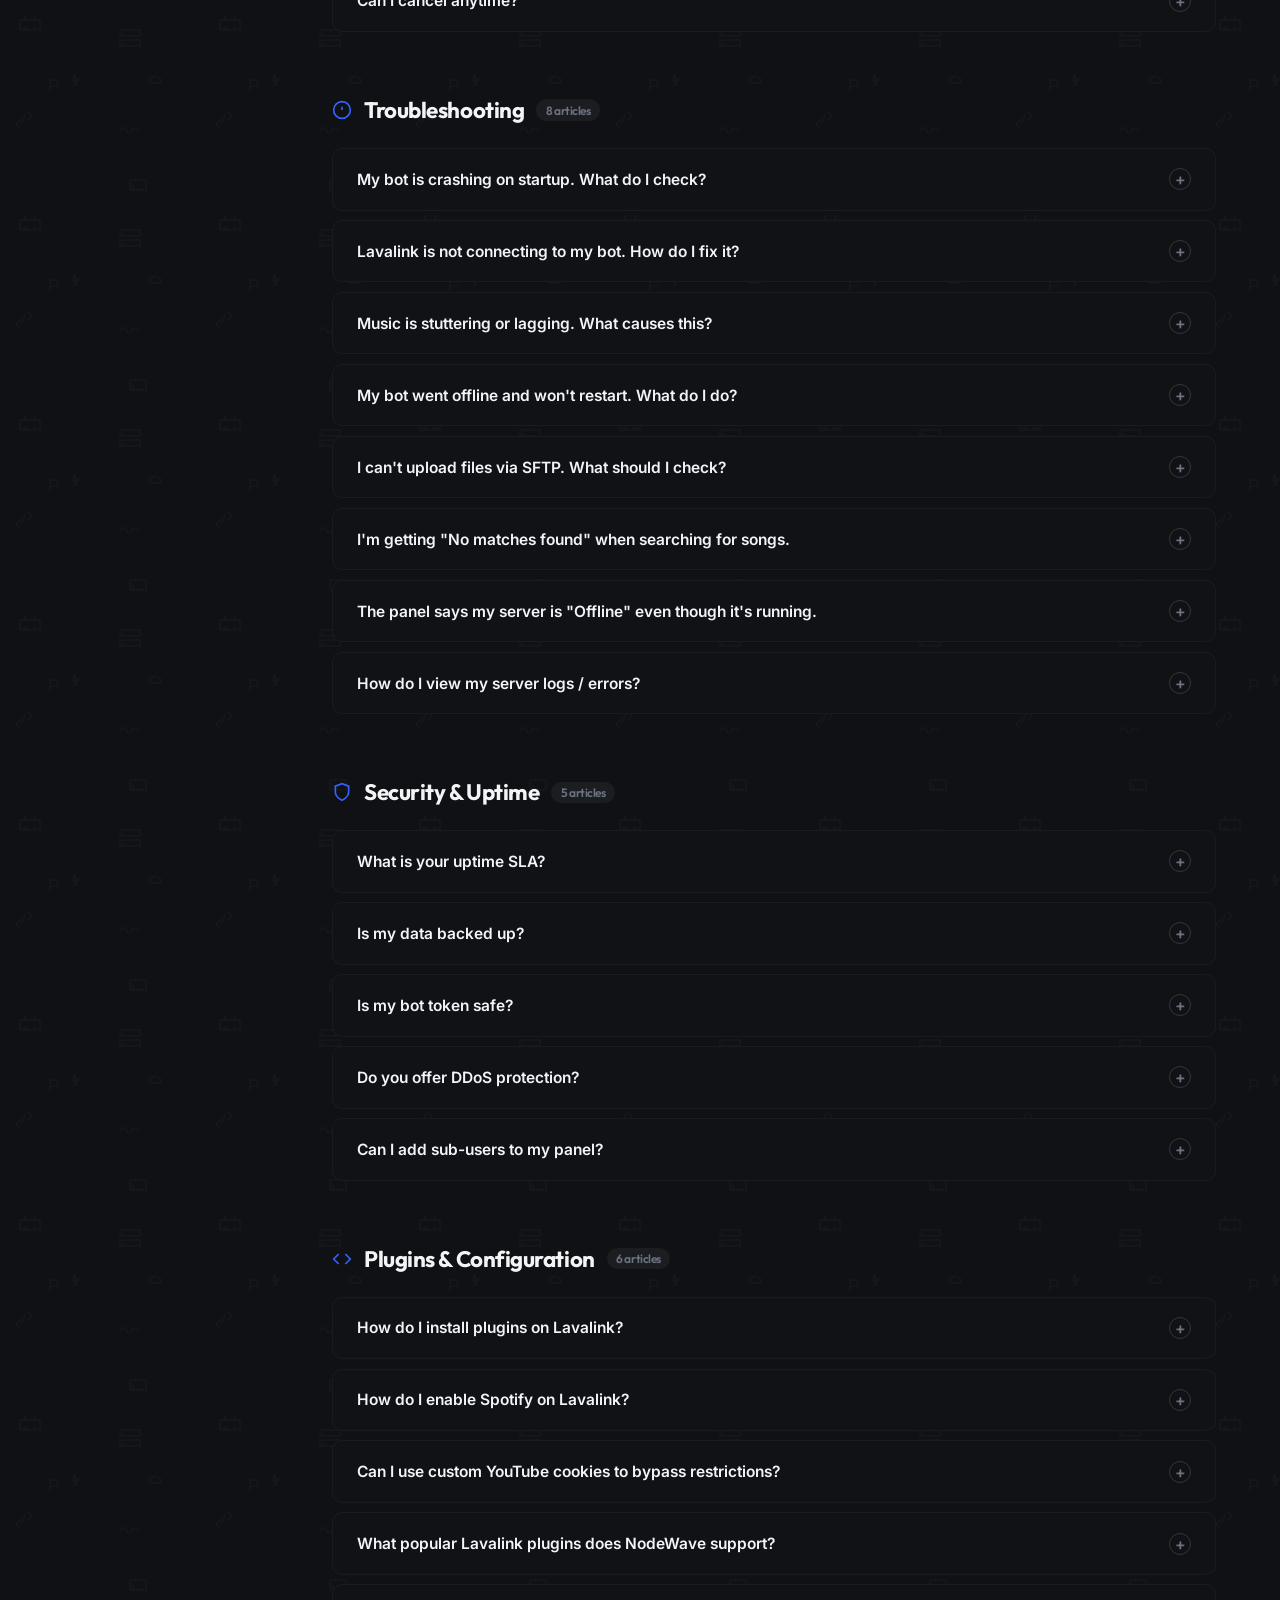
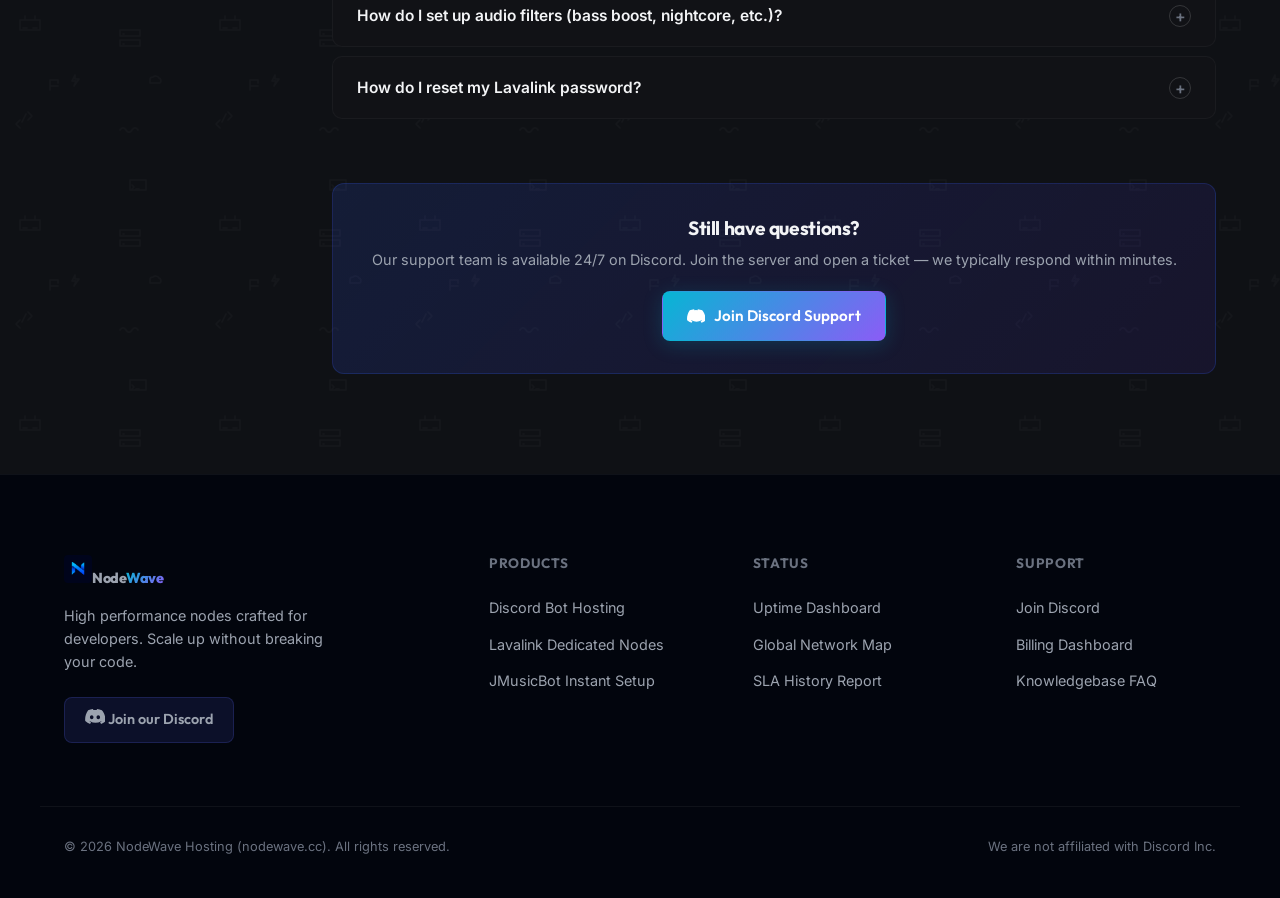
<file: knowledgebase/index.html>
<!DOCTYPE html>
<html lang="en">
<head>
    <meta charset="UTF-8">
    <meta name="viewport" content="width=device-width, initial-scale=1.0">
    <title>Knowledge Base | NodeWave – FAQ & Guides</title>
    <meta name="description" content="Find answers to everything about NodeWave's Discord Bot Hosting and Lavalink Node services. Setup guides, billing, troubleshooting and more.">
    <link rel="preconnect" href="https://fonts.googleapis.com">
    <link rel="preconnect" href="https://fonts.gstatic.com" crossorigin>
    <link href="https://fonts.googleapis.com/css2?family=Inter:wght@300;400;500;600;700&family=Outfit:wght@400;500;600;700;800&display=swap" rel="stylesheet">
    <link rel="stylesheet" href="../style.css">
    <style>
        /* ── Knowledge Base Specific Styles ── */
        .kb-hero {
            padding: 160px 0 80px;
            text-align: center;
            position: relative;
        }
        .kb-hero-badge {
            display: inline-flex;
            align-items: center;
            gap: 0.5rem;
            background: rgba(43, 88, 248, 0.1);
            color: #5c85ff;
            padding: 0.5rem 1rem;
            border-radius: 20px;
            font-size: 0.85rem;
            font-weight: 600;
            margin-bottom: 1.5rem;
            border: 1px solid rgba(43, 88, 248, 0.2);
        }
        .kb-hero-title {
            font-family: var(--font-heading);
            font-size: clamp(2.4rem, 5vw, 4rem);
            font-weight: 800;
            line-height: 1.1;
            margin-bottom: 1.25rem;
            background: linear-gradient(135deg, #fff 0%, rgba(255,255,255,0.6) 100%);
            -webkit-background-clip: text;
            -webkit-text-fill-color: transparent;
        }
        .kb-hero-subtitle {
            color: var(--text-secondary);
            font-size: 1.1rem;
            max-width: 580px;
            margin: 0 auto 3rem;
        }
        .kb-search-bar {
            display: flex;
            max-width: 600px;
            margin: 0 auto;
            gap: 0;
            background: #111216;
            border: 1px solid rgba(255,255,255,0.07);
            border-radius: 10px;
            overflow: hidden;
        }
        .kb-search-bar svg {
            margin-left: 1.25rem;
            color: var(--text-muted);
            flex-shrink: 0;
            align-self: center;
        }
        .kb-search-bar input {
            flex: 1;
            padding: 1rem;
            background: transparent;
            border: none;
            color: var(--text-primary);
            font-family: var(--font-body);
            font-size: 0.95rem;
            outline: none;
        }
        .kb-search-bar input::placeholder { color: var(--text-muted); }

        /* Category tabs */
        .kb-tabs {
            display: flex;
            gap: 0.5rem;
            flex-wrap: wrap;
            margin-bottom: 3rem;
            padding-bottom: 1rem;
            border-bottom: 1px solid rgba(255,255,255,0.05);
        }
        .kb-tab {
            padding: 0.55rem 1.1rem;
            border-radius: 8px;
            font-size: 0.88rem;
            font-weight: 600;
            cursor: pointer;
            border: 1px solid rgba(255,255,255,0.06);
            background: transparent;
            color: var(--text-secondary);
            transition: var(--transition-fast);
            font-family: var(--font-body);
        }
        .kb-tab:hover { background: rgba(255,255,255,0.04); color: var(--text-primary); }
        .kb-tab.active { background: rgba(54,97,255,0.15); color: #5c85ff; border-color: rgba(54,97,255,0.3); }

        /* FAQ Categories */
        .kb-body { padding: 60px 0 100px; }
        .kb-category { margin-bottom: 4rem; }
        .kb-category-title {
            font-family: var(--font-heading);
            font-size: 1.4rem;
            font-weight: 700;
            color: var(--text-primary);
            margin-bottom: 1.5rem;
            display: flex;
            align-items: center;
            gap: 0.75rem;
        }
        .kb-category-title svg { color: #3661ff; }
        .kb-category-title span.cat-count {
            font-size: 0.75rem;
            font-weight: 600;
            color: var(--text-muted);
            background: rgba(255,255,255,0.05);
            padding: 0.2rem 0.6rem;
            border-radius: 20px;
        }

        /* FAQ accordion */
        .kb-faq-list { display: flex; flex-direction: column; gap: 0.6rem; }
        .kb-faq-item {
            background: #111216;
            border: 1px solid rgba(255,255,255,0.04);
            border-radius: 10px;
            overflow: hidden;
            transition: border-color 0.2s ease;
        }
        .kb-faq-item.open { border-color: rgba(54,97,255,0.3); }
        .kb-faq-btn {
            width: 100%;
            display: flex;
            align-items: center;
            justify-content: space-between;
            padding: 1.2rem 1.5rem;
            background: transparent;
            border: none;
            color: var(--text-primary);
            font-family: var(--font-body);
            font-size: 0.97rem;
            font-weight: 600;
            cursor: pointer;
            text-align: left;
            gap: 1rem;
        }
        .kb-faq-btn:hover { color: #fff; }
        .kb-faq-icon {
            width: 22px;
            height: 22px;
            border-radius: 50%;
            border: 1.5px solid rgba(255,255,255,0.15);
            display: flex;
            align-items: center;
            justify-content: center;
            font-size: 1rem;
            color: var(--text-muted);
            flex-shrink: 0;
            transition: all 0.2s ease;
        }
        .kb-faq-item.open .kb-faq-icon {
            border-color: #3661ff;
            color: #3661ff;
            background: rgba(54,97,255,0.1);
            transform: rotate(45deg);
        }
        .kb-faq-body {
            max-height: 0;
            overflow: hidden;
            transition: max-height 0.35s ease, padding 0.2s ease;
        }
        .kb-faq-item.open .kb-faq-body { max-height: 600px; }
        .kb-faq-body p, .kb-faq-body ul {
            padding: 0 1.5rem 1.25rem;
            color: var(--text-secondary);
            font-size: 0.93rem;
            line-height: 1.75;
        }
        .kb-faq-body ul { padding-left: 2.5rem; }
        .kb-faq-body li { margin-bottom: 0.4rem; }
        .kb-faq-body code {
            background: rgba(255,255,255,0.06);
            padding: 0.1rem 0.4rem;
            border-radius: 4px;
            font-size: 0.88rem;
            font-family: monospace;
            color: #7dd3fc;
        }

        /* Sidebar layout */
        .kb-layout {
            display: grid;
            grid-template-columns: 220px 1fr;
            gap: 3rem;
            align-items: start;
        }
        .kb-sidebar {
            position: sticky;
            top: 100px;
        }
        .kb-sidebar-title {
            font-size: 0.75rem;
            font-weight: 700;
            text-transform: uppercase;
            letter-spacing: 0.1em;
            color: var(--text-muted);
            margin-bottom: 1rem;
        }
        .kb-sidebar-links { display: flex; flex-direction: column; gap: 0.25rem; }
        .kb-sidebar-link {
            display: flex;
            align-items: center;
            gap: 0.6rem;
            padding: 0.55rem 0.75rem;
            border-radius: 7px;
            font-size: 0.88rem;
            font-weight: 500;
            color: var(--text-secondary);
            text-decoration: none;
            transition: var(--transition-fast);
        }
        .kb-sidebar-link:hover { background: rgba(255,255,255,0.04); color: var(--text-primary); }
        .kb-sidebar-link.active { background: rgba(54,97,255,0.1); color: #5c85ff; }
        .kb-sidebar-link svg { flex-shrink: 0; }

        /* Help banner */
        .kb-help-banner {
            background: linear-gradient(135deg, rgba(54,97,255,0.15) 0%, rgba(100,54,255,0.1) 100%);
            border: 1px solid rgba(54,97,255,0.2);
            border-radius: 12px;
            padding: 2rem;
            text-align: center;
            margin-top: 4rem;
        }
        .kb-help-banner h3 { font-size: 1.2rem; font-weight: 700; margin-bottom: 0.5rem; }
        .kb-help-banner p { color: var(--text-secondary); font-size: 0.9rem; margin-bottom: 1.25rem; }

        /* No results */
        .kb-no-results { text-align: center; padding: 4rem 0; color: var(--text-muted); display: none; }

        @media (max-width: 900px) {
            .kb-layout { grid-template-columns: 1fr; }
            .kb-sidebar { position: static; }
            .kb-tabs { display: flex; overflow-x: auto; padding-bottom: 0.5rem; flex-wrap: nowrap; }
            .kb-tab { flex-shrink: 0; }
        }
        @media (max-width: 600px) {
            .kb-hero { padding: 130px 0 60px; }
            .kb-hero-title { font-size: 2rem; }
            .kb-faq-btn { font-size: 0.9rem; padding: 1rem 1.1rem; }
        }
    </style>
</head>
<body>
    <div class="glow-orb orb-1"></div>
    <div class="glow-orb orb-2"></div>
    <div class="glow-orb orb-3"></div>

    <!-- Navigation -->
    <header class="header">
        <div class="container nav-container">
            <a href="../index.html" class="logo" id="nav-logo">
                <img src="../nodewavelogo.png" alt="NodeWave Logo" class="logo-img">
                <span>Node<span class="gradient-text">Wave</span></span>
            </a>
            <nav class="nav-links">
                <a href="../services/index.html" class="nav-link">Services</a>
                <a href="../pricing/index.html" class="nav-link">Pricing</a>
                <a href="../status/index.html" class="nav-link">Node Status</a>
                <a href="../configurator/index.html" class="nav-link">Configurator</a>
                <a href="../faq/index.html" class="nav-link">FAQ</a>
                <a href="../knowledgebase/index.html" class="nav-link" style="color: #5c85ff;">Knowledge Base</a>
            </nav>
            <div class="nav-actions">
                <a href="https://discord.gg/bothost" class="btn-discord-nav" target="_blank" rel="noopener">
                    <svg width="20" height="15" viewBox="0 0 127.14 96.36" fill="currentColor"><path d="M107.7,8.07A105.15,105.15,0,0,0,77.26,0a77.19,77.19,0,0,0-3.3,6.83A96.67,96.67,0,0,0,53.22,6.83,77.19,77.19,0,0,0,49.88,0,105.15,105.15,0,0,0,19.44,8.07C3.66,31.58-1.86,54.65,1,77.53A105.73,105.73,0,0,0,32,96.36a77.7,77.7,0,0,0,6.63-10.85,68.43,68.43,0,0,1-10.45-5c.88-.65,1.74-1.34,2.58-2a75.58,75.58,0,0,0,72.9,0c.84.71,1.7,1.4,2.58,2a68.32,68.32,0,0,1-10.45,5,78.37,78.37,0,0,0,6.63,10.85,105.5,105.5,0,0,0,31.1-18.77C129.76,48.45,123.75,25.66,107.7,8.07ZM42.45,65.69C36.18,65.69,31,60,31,53S36.18,40.36,42.45,40.36,53.83,46,53.83,53,48.72,65.69,42.45,65.69Zm42.24,0C78.41,65.69,73.24,60,73.24,53S78.41,40.36,84.69,40.36,96.07,46,96.07,53,91,65.69,84.69,65.69Z"/></svg>
                    <span>Discord</span>
                </a>
                <div class="nav-dropdown-container">
                    <button class="btn btn-primary btn-nav-cta dropdown-toggle">
                        Client Panels
                        <svg width="14" height="14" viewBox="0 0 24 24" fill="none" stroke="currentColor" stroke-width="2" style="margin-left: 4px;"><path d="M6 9l6 6 6-6"/></svg>
                    </button>
                    <div class="dropdown-menu">
                        <a href="https://billing.nodewave.cc" class="dropdown-item">Billing Panel</a>
                        <a href="https://panel.nodewave.cc" class="dropdown-item">Control Panel</a>
                        <a href="https://lava.nodewave.cc" class="dropdown-item">Lavalink Panel</a>
                    </div>
                </div>
            </div>
            <button class="mobile-toggle" id="mobile-nav-toggle" aria-label="Toggle menu">
                <span></span><span></span><span></span>
            </button>
        </div>
    </header>

    <!-- Mobile Drawer -->
    <div class="mobile-menu" id="mobile-menu-drawer">
        <a href="../services/index.html" class="mobile-menu-link">Services</a>
        <a href="../pricing/index.html" class="mobile-menu-link">Pricing</a>
        <a href="../status/index.html" class="mobile-menu-link">Node Status</a>
        <a href="../configurator/index.html" class="mobile-menu-link">Configurator</a>
        <a href="../faq/index.html" class="mobile-menu-link">FAQ</a>
        <a href="../knowledgebase/index.html" class="mobile-menu-link" style="color:#5c85ff;">Knowledge Base</a>
        <div class="mobile-menu-actions">
            <a href="https://discord.gg/bothost" class="btn-discord-nav" target="_blank" rel="noopener">Discord Support</a>
            <div class="mobile-client-panels">
                <span class="mobile-panel-header">Client Panels</span>
                <a href="https://billing.nodewave.cc" class="btn btn-primary" style="text-align:center;display:block;margin-top:0.5rem;">Billing Panel</a>
                <a href="https://panel.nodewave.cc" class="btn btn-secondary" style="text-align:center;display:block;margin-top:0.5rem;background:rgba(255,255,255,0.05);color:white;border:1px solid rgba(255,255,255,0.1);padding:0.75rem;border-radius:8px;">Control Panel</a>
                <a href="https://lava.nodewave.cc" class="btn btn-secondary" style="text-align:center;display:block;margin-top:0.5rem;background:rgba(255,255,255,0.05);color:white;border:1px solid rgba(255,255,255,0.1);padding:0.75rem;border-radius:8px;">Lavalink Panel</a>
            </div>
        </div>
    </div>

    <!-- KB Hero -->
    <section class="kb-hero">
        <div class="container">
            <div class="kb-hero-badge">
                <svg width="14" height="14" viewBox="0 0 24 24" fill="none" stroke="currentColor" stroke-width="2"><circle cx="12" cy="12" r="10"/><path d="M9.09 9a3 3 0 0 1 5.83 1c0 2-3 3-3 3"/><line x1="12" y1="17" x2="12.01" y2="17"/></svg>
                Knowledge Base
            </div>
            <h1 class="kb-hero-title">Answers to Everything<br>About NodeWave</h1>
            <p class="kb-hero-subtitle">Browse our full FAQ library covering setup, billing, Lavalink config, troubleshooting, and more.</p>
            <div class="kb-search-bar">
                <svg width="18" height="18" viewBox="0 0 24 24" fill="none" stroke="currentColor" stroke-width="2"><circle cx="11" cy="11" r="8"/><line x1="21" y1="21" x2="16.65" y2="16.65"/></svg>
                <input type="text" id="kb-search-input" placeholder="Search questions... e.g. Spotify plugin" autocomplete="off">
            </div>
        </div>
    </section>

    <!-- KB Body -->
    <section class="kb-body">
        <div class="container">

            <!-- Category Tabs -->
            <div class="kb-tabs" id="kb-tabs">
                <button class="kb-tab active" data-cat="all">All Topics</button>
                <button class="kb-tab" data-cat="getting-started">Getting Started</button>
                <button class="kb-tab" data-cat="lavalink">Lavalink</button>
                <button class="kb-tab" data-cat="bot-hosting">Bot Hosting</button>
                <button class="kb-tab" data-cat="billing">Billing & Plans</button>
                <button class="kb-tab" data-cat="troubleshooting">Troubleshooting</button>
                <button class="kb-tab" data-cat="security">Security & Uptime</button>
                <button class="kb-tab" data-cat="plugins">Plugins & Config</button>
            </div>

            <div class="kb-layout">
                <!-- Sidebar -->
                <aside class="kb-sidebar">
                    <p class="kb-sidebar-title">Jump To Section</p>
                    <div class="kb-sidebar-links">
                        <a href="#cat-getting-started" class="kb-sidebar-link active">
                            <svg width="15" height="15" viewBox="0 0 24 24" fill="none" stroke="currentColor" stroke-width="2"><path d="M3 9l9-7 9 7v11a2 2 0 0 1-2 2H5a2 2 0 0 1-2-2z"/><polyline points="9 22 9 12 15 12 15 22"/></svg>
                            Getting Started
                        </a>
                        <a href="#cat-lavalink" class="kb-sidebar-link">
                            <svg width="15" height="15" viewBox="0 0 24 24" fill="none" stroke="currentColor" stroke-width="2"><path d="M3 18v-6a9 9 0 0 1 18 0v6"/><path d="M21 19a2 2 0 0 1-2 2h-1a2 2 0 0 1-2-2v-3a2 2 0 0 1 2-2h3zM3 19a2 2 0 0 0 2 2h1a2 2 0 0 0 2-2v-3a2 2 0 0 0-2-2H3z"/></svg>
                            Lavalink
                        </a>
                        <a href="#cat-bot-hosting" class="kb-sidebar-link">
                            <svg width="15" height="15" viewBox="0 0 24 24" fill="none" stroke="currentColor" stroke-width="2"><rect x="2" y="3" width="20" height="14" rx="2" ry="2"/><line x1="8" y1="21" x2="16" y2="21"/><line x1="12" y1="17" x2="12" y2="21"/></svg>
                            Bot Hosting
                        </a>
                        <a href="#cat-billing" class="kb-sidebar-link">
                            <svg width="15" height="15" viewBox="0 0 24 24" fill="none" stroke="currentColor" stroke-width="2"><rect x="1" y="4" width="22" height="16" rx="2" ry="2"/><line x1="1" y1="10" x2="23" y2="10"/></svg>
                            Billing & Plans
                        </a>
                        <a href="#cat-troubleshooting" class="kb-sidebar-link">
                            <svg width="15" height="15" viewBox="0 0 24 24" fill="none" stroke="currentColor" stroke-width="2"><circle cx="12" cy="12" r="10"/><line x1="12" y1="8" x2="12" y2="12"/><line x1="12" y1="16" x2="12.01" y2="16"/></svg>
                            Troubleshooting
                        </a>
                        <a href="#cat-security" class="kb-sidebar-link">
                            <svg width="15" height="15" viewBox="0 0 24 24" fill="none" stroke="currentColor" stroke-width="2"><path d="M12 22s8-4 8-10V5l-8-3-8 3v7c0 6 8 10 8 10z"/></svg>
                            Security & Uptime
                        </a>
                        <a href="#cat-plugins" class="kb-sidebar-link">
                            <svg width="15" height="15" viewBox="0 0 24 24" fill="none" stroke="currentColor" stroke-width="2"><polyline points="16 18 22 12 16 6"/><polyline points="8 6 2 12 8 18"/></svg>
                            Plugins & Config
                        </a>
                    </div>
                </aside>

                <!-- Main Content -->
                <main>
                    <div class="kb-no-results" id="kb-no-results">
                        <svg width="40" height="40" viewBox="0 0 24 24" fill="none" stroke="currentColor" stroke-width="1.5" style="margin-bottom:1rem;color:#3661ff"><circle cx="11" cy="11" r="8"/><line x1="21" y1="21" x2="16.65" y2="16.65"/></svg>
                        <p style="font-size:1rem;color:var(--text-secondary)">No results found. Try a different keyword.</p>
                    </div>

                    <!-- ─── GETTING STARTED ─── -->
                    <div class="kb-category" id="cat-getting-started" data-cat="getting-started">
                        <h2 class="kb-category-title">
                            <svg width="20" height="20" viewBox="0 0 24 24" fill="none" stroke="currentColor" stroke-width="2"><path d="M3 9l9-7 9 7v11a2 2 0 0 1-2 2H5a2 2 0 0 1-2-2z"/><polyline points="9 22 9 12 15 12 15 22"/></svg>
                            Getting Started
                            <span class="cat-count">7 articles</span>
                        </h2>
                        <div class="kb-faq-list">
                            <div class="kb-faq-item">
                                <button class="kb-faq-btn"><span>How do I place my first order?</span><span class="kb-faq-icon">+</span></button>
                                <div class="kb-faq-body"><p>Visit our <a href="/pricing/" style="color:#5c85ff">Pricing page</a>, select the plan that suits your needs (Discord Bot or Lavalink), click "Order Now", fill in your details on the billing portal, and complete your payment. Your server credentials will be emailed to you instantly after invoice verification.</p></div>
                            </div>
                            <div class="kb-faq-item">
                                <button class="kb-faq-btn"><span>How long does server activation take?</span><span class="kb-faq-icon">+</span></button>
                                <div class="kb-faq-body"><p>Deployment is 100% automated and instant. As soon as your invoice is verified your Pterodactyl panel login credentials are delivered to your email — you can upload files and boot your server immediately.</p></div>
                            </div>
                            <div class="kb-faq-item">
                                <button class="kb-faq-btn"><span>What control panel do you use?</span><span class="kb-faq-icon">+</span></button>
                                <div class="kb-faq-body"><p>NodeWave uses <strong>Pterodactyl</strong>, the industry-standard open-source game/server control panel. It gives you a web-based dashboard to start/stop/restart your server, view real-time resource usage, manage files, read console logs, set up scheduled tasks, and create sub-users.</p></div>
                            </div>
                            <div class="kb-faq-item">
                                <button class="kb-faq-btn"><span>How do I upload my bot files?</span><span class="kb-faq-icon">+</span></button>
                                <div class="kb-faq-body">
                                    <p>You can upload files in two ways:</p>
                                    <ul>
                                        <li>Use the built-in <strong>File Manager</strong> in the Pterodactyl panel (drag & drop supported).</li>
                                        <li>Connect via <strong>SFTP</strong> using any FTP client (e.g. FileZilla or WinSCP) using the SFTP credentials shown in your panel Settings tab.</li>
                                    </ul>
                                </div>
                            </div>
                            <div class="kb-faq-item">
                                <button class="kb-faq-btn"><span>Which programming languages are supported for bots?</span><span class="kb-faq-icon">+</span></button>
                                <div class="kb-faq-body">
                                    <p>All major languages are supported through pre-built Eggs in Pterodactyl:</p>
                                    <ul>
                                        <li><strong>Node.js</strong> (discord.js, eris, sapphire)</li>
                                        <li><strong>Python</strong> (discord.py, nextcord, py-cord)</li>
                                        <li><strong>Java</strong> (JDA, Javacord)</li>
                                        <li><strong>Go, Rust, C#</strong> via custom eggs on request.</li>
                                    </ul>
                                </div>
                            </div>
                            <div class="kb-faq-item">
                                <button class="kb-faq-btn"><span>Can I have multiple bots on one plan?</span><span class="kb-faq-icon">+</span></button>
                                <div class="kb-faq-body"><p>Each plan covers one server container. If you need to run multiple bots, you can either order multiple plans or contact us on Discord — we offer bulk pricing for multi-bot setups.</p></div>
                            </div>
                            <div class="kb-faq-item">
                                <button class="kb-faq-btn"><span>Do you provide a free trial?</span><span class="kb-faq-icon">+</span></button>
                                <div class="kb-faq-body"><p>Yes! All Managed Lavalink plans include a <strong>24-hour free trial</strong>. You can test full playback quality using the Lavalink Audio Test demo right on our homepage before you commit to a plan.</p></div>
                            </div>
                        </div>
                    </div>

                    <!-- ─── LAVALINK ─── -->
                    <div class="kb-category" id="cat-lavalink" data-cat="lavalink">
                        <h2 class="kb-category-title">
                            <svg width="20" height="20" viewBox="0 0 24 24" fill="none" stroke="currentColor" stroke-width="2"><path d="M3 18v-6a9 9 0 0 1 18 0v6"/><path d="M21 19a2 2 0 0 1-2 2h-1a2 2 0 0 1-2-2v-3a2 2 0 0 1 2-2h3zM3 19a2 2 0 0 0 2 2h1a2 2 0 0 0 2-2v-3a2 2 0 0 0-2-2H3z"/></svg>
                            Lavalink
                            <span class="cat-count">9 articles</span>
                        </h2>
                        <div class="kb-faq-list">
                            <div class="kb-faq-item">
                                <button class="kb-faq-btn"><span>What is Lavalink and why do I need dedicated hosting for it?</span><span class="kb-faq-icon">+</span></button>
                                <div class="kb-faq-body"><p>Lavalink is a standalone audio-sending node written in Java. It handles all audio processing, decoding, and stream management for Discord music bots — offloading that heavy work from your main bot process. Without dedicated Lavalink hosting, your bot server CPU will be bottlenecked, causing lag, stuttering, and voice disconnects under load.</p></div>
                            </div>
                            <div class="kb-faq-item">
                                <button class="kb-faq-btn"><span>How do I connect my bot to my NodeWave Lavalink node?</span><span class="kb-faq-icon">+</span></button>
                                <div class="kb-faq-body">
                                    <p>In your bot's Lavalink client library config, use the following values (replace with your actual credentials from the panel):</p>
                                    <ul>
                                        <li><code>host</code>: Your server IP or hostname</li>
                                        <li><code>port</code>: The port shown in your panel (default <code>2333</code>)</li>
                                        <li><code>password</code>: The password set in your <code>application.yml</code></li>
                                        <li><code>secure</code>: <code>false</code> unless you've configured SSL</li>
                                    </ul>
                                </div>
                            </div>
                            <div class="kb-faq-item">
                                <button class="kb-faq-btn"><span>Which Lavalink version do you run?</span><span class="kb-faq-icon">+</span></button>
                                <div class="kb-faq-body"><p>We support both <strong>Lavalink v3</strong> and the latest <strong>Lavalink v4</strong>. You can choose your preferred version when ordering or request a version switch via our support Discord. v4 is recommended for all new projects as it brings a revamped REST API and better plugin support.</p></div>
                            </div>
                            <div class="kb-faq-item">
                                <button class="kb-faq-btn"><span>Can I edit the application.yml config file?</span><span class="kb-faq-icon">+</span></button>
                                <div class="kb-faq-body"><p>Yes, full access is granted. Navigate to the <strong>File Manager</strong> in your panel, find <code>application.yml</code> in your server's root, and edit it directly in the browser editor or via SFTP. Remember to restart your Lavalink server after saving changes.</p></div>
                            </div>
                            <div class="kb-faq-item">
                                <button class="kb-faq-btn"><span>Does Lavalink support Spotify, Apple Music, and SoundCloud?</span><span class="kb-faq-icon">+</span></button>
                                <div class="kb-faq-body"><p>Out of the box, Lavalink supports <strong>YouTube, SoundCloud, Bandcamp, Vimeo, Twitch, and direct HTTP links</strong>. For Spotify and Apple Music, you need to install the <strong>LavaSrc</strong> plugin (which we support). Spotify resolves tracks via YouTube internally — no official Spotify API audio streaming is involved.</p></div>
                            </div>
                            <div class="kb-faq-item">
                                <button class="kb-faq-btn"><span>How many simultaneous audio streams can one node handle?</span><span class="kb-faq-icon">+</span></button>
                                <div class="kb-faq-body"><p>This depends on your plan's RAM and CPU allocation. As a rough guide: 512 MB RAM handles ~5–10 simultaneous streams, 1 GB handles ~20–30, and 2 GB+ handles 50+ without degradation. All our hardware uses AMD Ryzen processors for maximum single-thread performance.</p></div>
                            </div>
                            <div class="kb-faq-item">
                                <button class="kb-faq-btn"><span>What port does Lavalink use by default?</span><span class="kb-faq-icon">+</span></button>
                                <div class="kb-faq-body"><p>Lavalink uses port <code>2333</code> by default. In our panel, an external port will be allocated and mapped to your container's internal 2333 — always use the <strong>external port shown in your panel</strong> when configuring your bot.</p></div>
                            </div>
                            <div class="kb-faq-item">
                                <button class="kb-faq-btn"><span>Is the public NodeWave Lavalink node free to use?</span><span class="kb-faq-icon">+</span></button>
                                <div class="kb-faq-body"><p>Yes! Our <strong>Public Lavalink node</strong> is available for free to test. You can use it in the Lavalink Audio Test section on the homepage. However, the public node has rate limits and no uptime guarantees. For production bots, a dedicated managed Lavalink plan is strongly recommended.</p></div>
                            </div>
                            <div class="kb-faq-item">
                                <button class="kb-faq-btn"><span>Can I run multiple Lavalink instances on one server?</span><span class="kb-faq-icon">+</span></button>
                                <div class="kb-faq-body"><p>Each plan runs one Lavalink process per container. If you need multiple sharded nodes (e.g. for very large bots), contact our support to discuss a multi-node arrangement with dedicated IPs and balanced resource allocation.</p></div>
                            </div>
                        </div>
                    </div>

                    <!-- ─── BOT HOSTING ─── -->
                    <div class="kb-category" id="cat-bot-hosting" data-cat="bot-hosting">
                        <h2 class="kb-category-title">
                            <svg width="20" height="20" viewBox="0 0 24 24" fill="none" stroke="currentColor" stroke-width="2"><rect x="2" y="3" width="20" height="14" rx="2" ry="2"/><line x1="8" y1="21" x2="16" y2="21"/><line x1="12" y1="17" x2="12" y2="21"/></svg>
                            Bot Hosting
                            <span class="cat-count">6 articles</span>
                        </h2>
                        <div class="kb-faq-list">
                            <div class="kb-faq-item">
                                <button class="kb-faq-btn"><span>How do I keep my bot running 24/7?</span><span class="kb-faq-icon">+</span></button>
                                <div class="kb-faq-body"><p>Once your files are uploaded and your start command is configured in the panel, simply click the green <strong>Start</strong> button. The container will keep your process running indefinitely. You can also enable <strong>Auto-Restart on Crash</strong> in the panel's Settings tab so your bot restarts automatically if it ever exits unexpectedly.</p></div>
                            </div>
                            <div class="kb-faq-item">
                                <button class="kb-faq-btn"><span>How do I set environment variables (.env)?</span><span class="kb-faq-icon">+</span></button>
                                <div class="kb-faq-body"><p>You can set environment variables two ways: upload a <code>.env</code> file through the File Manager, or go to the <strong>Startup</strong> tab in your Pterodactyl panel and define variables there. Variables defined in the panel take precedence and are more secure as they are never stored in plain text files.</p></div>
                            </div>
                            <div class="kb-faq-item">
                                <button class="kb-faq-btn"><span>Can I install npm / pip packages?</span><span class="kb-faq-icon">+</span></button>
                                <div class="kb-faq-body"><p>Yes. Use the Console tab in your panel to run commands like <code>npm install</code> or <code>pip install -r requirements.txt</code> directly inside your container. Alternatively, configure your start command to run <code>npm install && node index.js</code> so dependencies are installed on every boot.</p></div>
                            </div>
                            <div class="kb-faq-item">
                                <button class="kb-faq-btn"><span>What Node.js / Python versions are available?</span><span class="kb-faq-icon">+</span></button>
                                <div class="kb-faq-body">
                                    <p>Available runtime versions include:</p>
                                    <ul>
                                        <li><strong>Node.js:</strong> 16, 18, 20 (LTS), 21</li>
                                        <li><strong>Python:</strong> 3.9, 3.10, 3.11, 3.12</li>
                                        <li><strong>Java:</strong> 11, 17, 21 (for Lavalink)</li>
                                    </ul>
                                    <p>You can request a different version via our Discord support.</p>
                                </div>
                            </div>
                            <div class="kb-faq-item">
                                <button class="kb-faq-btn"><span>Is there a database included with my plan?</span><span class="kb-faq-icon">+</span></button>
                                <div class="kb-faq-body"><p>Yes! Bot Hosting plans include <strong>MySQL/MariaDB database slots</strong> depending on your plan tier. You can create and manage databases directly from the <strong>Databases</strong> tab in your Pterodactyl panel. Connection credentials (host, port, user, password, database name) are shown there.</p></div>
                            </div>
                            <div class="kb-faq-item">
                                <button class="kb-faq-btn"><span>Can I schedule tasks (cron jobs)?</span><span class="kb-faq-icon">+</span></button>
                                <div class="kb-faq-body"><p>Absolutely. The <strong>Schedules</strong> tab in Pterodactyl lets you create cron-style tasks such as automatic restarts, backup triggers, or custom console commands at defined intervals — all without needing SSH access.</p></div>
                            </div>
                        </div>
                    </div>

                    <!-- ─── BILLING ─── -->
                    <div class="kb-category" id="cat-billing" data-cat="billing">
                        <h2 class="kb-category-title">
                            <svg width="20" height="20" viewBox="0 0 24 24" fill="none" stroke="currentColor" stroke-width="2"><rect x="1" y="4" width="22" height="16" rx="2" ry="2"/><line x1="1" y1="10" x2="23" y2="10"/></svg>
                            Billing & Plans
                            <span class="cat-count">7 articles</span>
                        </h2>
                        <div class="kb-faq-list">
                            <div class="kb-faq-item">
                                <button class="kb-faq-btn"><span>What payment methods do you accept?</span><span class="kb-faq-icon">+</span></button>
                                <div class="kb-faq-body"><p>We accept <strong>UPI, PayPal, credit/debit cards</strong> (Visa, Mastercard), and various regional payment methods. For enterprise/bulk orders, bank transfers are available. Contact us on Discord for details.</p></div>
                            </div>
                            <div class="kb-faq-item">
                                <button class="kb-faq-btn"><span>Is billing monthly or annual?</span><span class="kb-faq-icon">+</span></button>
                                <div class="kb-faq-body"><p>All plans are billed <strong>monthly</strong> by default. Annual billing is available on request with a discount. Your service renews automatically unless you cancel before the renewal date.</p></div>
                            </div>
                            <div class="kb-faq-item">
                                <button class="kb-faq-btn"><span>Can I upgrade or downgrade my plan?</span><span class="kb-faq-icon">+</span></button>
                                <div class="kb-faq-body"><p>Yes. You can request a plan change anytime through our billing portal or Discord support. Upgrades are applied instantly (prorated). Downgrades take effect at the start of the next billing cycle.</p></div>
                            </div>
                            <div class="kb-faq-item">
                                <button class="kb-faq-btn"><span>Do you offer refunds?</span><span class="kb-faq-icon">+</span></button>
                                <div class="kb-faq-body"><p>We offer a <strong>24-hour money-back guarantee</strong> on first-time orders if you are not satisfied. Refunds are not available after 24 hours except in cases of provable service failure on our end. Please open a ticket on Discord to request a refund.</p></div>
                            </div>
                            <div class="kb-faq-item">
                                <button class="kb-faq-btn"><span>What happens if I miss a payment?</span><span class="kb-faq-icon">+</span></button>
                                <div class="kb-faq-body"><p>You will receive an email reminder 3 days before your invoice is due. If the invoice remains unpaid, your server will be suspended (not deleted) for 7 days. After 7 days of non-payment, the server and its data will be permanently removed. Paying the overdue invoice during the suspension window will reactivate your server immediately.</p></div>
                            </div>
                            <div class="kb-faq-item">
                                <button class="kb-faq-btn"><span>Are there setup fees?</span><span class="kb-faq-icon">+</span></button>
                                <div class="kb-faq-body"><p>No. There are absolutely <strong>zero setup fees</strong>. You only pay the advertised monthly plan price. Deployment, configuration assistance, and onboarding are all included at no extra cost.</p></div>
                            </div>
                            <div class="kb-faq-item">
                                <button class="kb-faq-btn"><span>Can I cancel anytime?</span><span class="kb-faq-icon">+</span></button>
                                <div class="kb-faq-body"><p>Yes. You can cancel your plan at any time through the billing portal without any cancellation fees. Your server will remain active until the end of the paid billing period. We recommend backing up your data before cancellation.</p></div>
                            </div>
                        </div>
                    </div>

                    <!-- ─── TROUBLESHOOTING ─── -->
                    <div class="kb-category" id="cat-troubleshooting" data-cat="troubleshooting">
                        <h2 class="kb-category-title">
                            <svg width="20" height="20" viewBox="0 0 24 24" fill="none" stroke="currentColor" stroke-width="2"><circle cx="12" cy="12" r="10"/><line x1="12" y1="8" x2="12" y2="12"/><line x1="12" y1="16" x2="12.01" y2="16"/></svg>
                            Troubleshooting
                            <span class="cat-count">8 articles</span>
                        </h2>
                        <div class="kb-faq-list">
                            <div class="kb-faq-item">
                                <button class="kb-faq-btn"><span>My bot is crashing on startup. What do I check?</span><span class="kb-faq-icon">+</span></button>
                                <div class="kb-faq-body">
                                    <p>Check the following in order:</p>
                                    <ul>
                                        <li>Open the <strong>Console</strong> tab — read the error message carefully.</li>
                                        <li>Make sure your <strong>Start Command</strong> is correct (Startup tab).</li>
                                        <li>Verify all required <strong>environment variables</strong> (bot token, etc.) are set.</li>
                                        <li>Make sure dependencies are installed (run <code>npm install</code> in console).</li>
                                        <li>Check that you are using a compatible <strong>Node.js/Python version</strong>.</li>
                                    </ul>
                                </div>
                            </div>
                            <div class="kb-faq-item">
                                <button class="kb-faq-btn"><span>Lavalink is not connecting to my bot. How do I fix it?</span><span class="kb-faq-icon">+</span></button>
                                <div class="kb-faq-body">
                                    <p>Common reasons Lavalink won't connect:</p>
                                    <ul>
                                        <li>Wrong <strong>host</strong> — use the exact IP/hostname from your panel, not <code>localhost</code>.</li>
                                        <li>Wrong <strong>port</strong> — use the <em>external</em> port allocated in your panel, not 2333.</li>
                                        <li>Wrong <strong>password</strong> — must match exactly what is in your <code>application.yml</code>.</li>
                                        <li>Lavalink server is <strong>not started</strong> — check the panel console for errors.</li>
                                        <li>Firewall blocking the port — contact support if you suspect this.</li>
                                    </ul>
                                </div>
                            </div>
                            <div class="kb-faq-item">
                                <button class="kb-faq-btn"><span>Music is stuttering or lagging. What causes this?</span><span class="kb-faq-icon">+</span></button>
                                <div class="kb-faq-body"><p>Stuttering is usually caused by insufficient RAM or CPU for the number of active streams. Try upgrading your Lavalink plan to a higher tier. Also make sure you are connecting to the <strong>nearest region node</strong> to your Discord voice server for minimal latency.</p></div>
                            </div>
                            <div class="kb-faq-item">
                                <button class="kb-faq-btn"><span>My bot went offline and won't restart. What do I do?</span><span class="kb-faq-icon">+</span></button>
                                <div class="kb-faq-body"><p>Log into your Pterodactyl panel, go to your server, and click the <strong>Start</strong> button. Check the console for any error output. If the server shows "Installing" or is stuck, open a support ticket on Discord. Make sure Auto-Restart is enabled in Settings to prevent this in future.</p></div>
                            </div>
                            <div class="kb-faq-item">
                                <button class="kb-faq-btn"><span>I can't upload files via SFTP. What should I check?</span><span class="kb-faq-icon">+</span></button>
                                <div class="kb-faq-body">
                                    <ul>
                                        <li>Use the <strong>SFTP credentials</strong> from the Settings tab — not SSH credentials.</li>
                                        <li>Ensure your FTP client is set to <strong>SFTP</strong> protocol, not FTP or FTPS.</li>
                                        <li>The SFTP port is usually <strong>2022</strong>, not 22 — check your panel.</li>
                                        <li>Your firewall or antivirus might be blocking the outbound connection.</li>
                                    </ul>
                                </div>
                            </div>
                            <div class="kb-faq-item">
                                <button class="kb-faq-btn"><span>I'm getting "No matches found" when searching for songs.</span><span class="kb-faq-icon">+</span></button>
                                <div class="kb-faq-body"><p>This usually means the YouTube or platform source is blocked or rate-limited on the node. Try searching with a <code>ytsearch:</code> prefix (e.g. <code>ytsearch:Believer</code>). If the issue persists, it may require updating your LavaSrc plugin or switching to a different audio source. Contact support for guidance.</p></div>
                            </div>
                            <div class="kb-faq-item">
                                <button class="kb-faq-btn"><span>The panel says my server is "Offline" even though it's running.</span><span class="kb-faq-icon">+</span></button>
                                <div class="kb-faq-body"><p>This can happen if the Wings daemon has a temporary communication hiccup. Try refreshing the page. If the status doesn't update within 2 minutes, restart the server via the panel's Kill/Start buttons. If the issue continues, report it in our Discord support channel — it may be a node-level issue we need to investigate.</p></div>
                            </div>
                            <div class="kb-faq-item">
                                <button class="kb-faq-btn"><span>How do I view my server logs / errors?</span><span class="kb-faq-icon">+</span></button>
                                <div class="kb-faq-body"><p>All stdout/stderr output is visible in real-time in the <strong>Console</strong> tab of your Pterodactyl panel. For persisted logs, your application must write to a log file itself (e.g. using <code>winston</code> in Node.js or Python's <code>logging</code> module). You can then view those files in the File Manager.</p></div>
                            </div>
                        </div>
                    </div>

                    <!-- ─── SECURITY & UPTIME ─── -->
                    <div class="kb-category" id="cat-security" data-cat="security">
                        <h2 class="kb-category-title">
                            <svg width="20" height="20" viewBox="0 0 24 24" fill="none" stroke="currentColor" stroke-width="2"><path d="M12 22s8-4 8-10V5l-8-3-8 3v7c0 6 8 10 8 10z"/></svg>
                            Security & Uptime
                            <span class="cat-count">5 articles</span>
                        </h2>
                        <div class="kb-faq-list">
                            <div class="kb-faq-item">
                                <button class="kb-faq-btn"><span>What is your uptime SLA?</span><span class="kb-faq-icon">+</span></button>
                                <div class="kb-faq-body"><p>NodeWave guarantees a <strong>99.9% uptime SLA</strong> on all plans. Our infrastructure uses redundant power, network links, and automated failover. Scheduled maintenance windows are announced at least 24 hours in advance on our Discord.</p></div>
                            </div>
                            <div class="kb-faq-item">
                                <button class="kb-faq-btn"><span>Is my data backed up?</span><span class="kb-faq-icon">+</span></button>
                                <div class="kb-faq-body"><p>NodeWave performs regular infrastructure-level backups. However, we strongly recommend creating your own backups using the <strong>Backups</strong> tab in Pterodactyl. You can store up to a defined number of backups (depending on your plan) and restore them with a single click.</p></div>
                            </div>
                            <div class="kb-faq-item">
                                <button class="kb-faq-btn"><span>Is my bot token safe?</span><span class="kb-faq-icon">+</span></button>
                                <div class="kb-faq-body"><p>Your bot token is stored as an <strong>encrypted environment variable</strong> in Pterodactyl. Staff never have access to your individual container environment variables. Always set your token via the Startup tab, never hardcode it in your files.</p></div>
                            </div>
                            <div class="kb-faq-item">
                                <button class="kb-faq-btn"><span>Do you offer DDoS protection?</span><span class="kb-faq-icon">+</span></button>
                                <div class="kb-faq-body"><p>Yes. All our nodes are protected by enterprise-grade <strong>DDoS mitigation</strong> at the network level. This covers volumetric attacks, protocol attacks, and application-layer attacks. In the event of a targeted attack, our team will take additional mitigation steps.</p></div>
                            </div>
                            <div class="kb-faq-item">
                                <button class="kb-faq-btn"><span>Can I add sub-users to my panel?</span><span class="kb-faq-icon">+</span></button>
                                <div class="kb-faq-body"><p>Yes. In the <strong>Users</strong> tab of your Pterodactyl server, you can invite other users by email and grant them specific permissions (e.g. start/stop, file manager, console access) without giving them your full account credentials.</p></div>
                            </div>
                        </div>
                    </div>

                    <!-- ─── PLUGINS & CONFIG ─── -->
                    <div class="kb-category" id="cat-plugins" data-cat="plugins">
                        <h2 class="kb-category-title">
                            <svg width="20" height="20" viewBox="0 0 24 24" fill="none" stroke="currentColor" stroke-width="2"><polyline points="16 18 22 12 16 6"/><polyline points="8 6 2 12 8 18"/></svg>
                            Plugins & Configuration
                            <span class="cat-count">6 articles</span>
                        </h2>
                        <div class="kb-faq-list">
                            <div class="kb-faq-item">
                                <button class="kb-faq-btn"><span>How do I install plugins on Lavalink?</span><span class="kb-faq-icon">+</span></button>
                                <div class="kb-faq-body">
                                    <p>Two methods:</p>
                                    <ul>
                                        <li><strong>Via application.yml (recommended for v4):</strong> Add the plugin under the <code>plugins:</code> block in your config — Lavalink will auto-download it on startup.</li>
                                        <li><strong>Manual upload:</strong> Upload the <code>.jar</code> file into the <code>plugins/</code> directory in your server files and restart.</li>
                                    </ul>
                                </div>
                            </div>
                            <div class="kb-faq-item">
                                <button class="kb-faq-btn"><span>How do I enable Spotify on Lavalink?</span><span class="kb-faq-icon">+</span></button>
                                <div class="kb-faq-body">
                                    <p>Install the <strong>LavaSrc</strong> plugin and add the following to your <code>application.yml</code>:</p>
                                    <ul>
                                        <li>Set your Spotify <code>clientId</code> and <code>clientSecret</code> (from the Spotify Developer Dashboard).</li>
                                        <li>Set <code>countryCode</code> to your region (e.g. <code>IN</code> for India).</li>
                                        <li>Restart the node. Tracks will resolve through YouTube audio internally.</li>
                                    </ul>
                                </div>
                            </div>
                            <div class="kb-faq-item">
                                <button class="kb-faq-btn"><span>Can I use custom YouTube cookies to bypass restrictions?</span><span class="kb-faq-icon">+</span></button>
                                <div class="kb-faq-body"><p>Yes. You can configure <code>youtube-source</code> to use cookies from a logged-in YouTube/Google account in your <code>application.yml</code>. This helps bypass age-restrictions and some regional blocks. Upload your exported cookie file to the server and reference its path in the config. Note: use a dedicated throwaway Google account for this.</p></div>
                            </div>
                            <div class="kb-faq-item">
                                <button class="kb-faq-btn"><span>What popular Lavalink plugins does NodeWave support?</span><span class="kb-faq-icon">+</span></button>
                                <div class="kb-faq-body">
                                    <p>We fully support all major community plugins including:</p>
                                    <ul>
                                        <li><strong>LavaSrc</strong> – Spotify, Apple Music, Deezer, Yandex Music</li>
                                        <li><strong>skybot/youtube-source</strong> – Enhanced YouTube support</li>
                                        <li><strong>Topis-Source-Managers</strong> – additional platform sources</li>
                                        <li><strong>LavaLyrics</strong> – real-time lyrics fetching</li>
                                        <li><strong>sponsorblock-plugin</strong> – skip YouTube SponsorBlock segments</li>
                                    </ul>
                                </div>
                            </div>
                            <div class="kb-faq-item">
                                <button class="kb-faq-btn"><span>How do I set up audio filters (bass boost, nightcore, etc.)?</span><span class="kb-faq-icon">+</span></button>
                                <div class="kb-faq-body"><p>Lavalink natively supports real-time audio filters via the REST API or your bot's music library (e.g. <code>lavalink.js</code>, <code>DisTube</code>). Filters like <strong>equalizer, bass boost, nightcore, vaporwave, karaoke, tremolo</strong>, and rotation are all supported out of the box — no plugins required. Implement them through your bot's track player object.</p></div>
                            </div>
                            <div class="kb-faq-item">
                                <button class="kb-faq-btn"><span>How do I reset my Lavalink password?</span><span class="kb-faq-icon">+</span></button>
                                <div class="kb-faq-body"><p>Open your <code>application.yml</code> in the File Manager, find the <code>lavalink.server.password</code> field, change it to your desired new password, save the file, and restart your Lavalink server. Then update the password in your bot's Lavalink client configuration to match.</p></div>
                            </div>
                        </div>
                    </div>

                    <!-- Help Banner -->
                    <div class="kb-help-banner">
                        <h3>Still have questions?</h3>
                        <p>Our support team is available 24/7 on Discord. Join the server and open a ticket — we typically respond within minutes.</p>
                        <a href="https://discord.gg/bothost" class="btn btn-primary" target="_blank" rel="noopener" style="display:inline-flex;align-items:center;gap:0.6rem;text-decoration:none;">
                            <svg width="18" height="14" viewBox="0 0 127.14 96.36" fill="currentColor"><path d="M107.7,8.07A105.15,105.15,0,0,0,77.26,0a77.19,77.19,0,0,0-3.3,6.83A96.67,96.67,0,0,0,53.22,6.83,77.19,77.19,0,0,0,49.88,0,105.15,105.15,0,0,0,19.44,8.07C3.66,31.58-1.86,54.65,1,77.53A105.73,105.73,0,0,0,32,96.36a77.7,77.7,0,0,0,6.63-10.85,68.43,68.43,0,0,1-10.45-5c.88-.65,1.74-1.34,2.58-2a75.58,75.58,0,0,0,72.9,0c.84.71,1.7,1.4,2.58,2a68.32,68.32,0,0,1-10.45,5,78.37,78.37,0,0,0,6.63,10.85,105.5,105.5,0,0,0,31.1-18.77C129.76,48.45,123.75,25.66,107.7,8.07Z"/></svg>
                            Join Discord Support
                        </a>
                    </div>
                </main>
            </div>
        </div>
    </section>

    <!-- Footer -->
    <footer class="footer-section">
        <div class="container footer-grid">
            <div class="footer-col brand-col">
                <a href="../index.html" class="logo footer-logo"><img src="../nodewavelogo.png" alt="NodeWave Logo" class="logo-img" style="width:28px;height:28px;"><span>Node<span class="gradient-text">Wave</span></span></a>
                <p class="brand-moto">High performance nodes crafted for developers. Scale up without breaking your code.</p>
                <div class="social-row">
                    <a href="https://discord.gg/bothost" class="btn-discord-nav" target="_blank" rel="noopener">
                        <svg width="20" height="15" viewBox="0 0 127.14 96.36" fill="currentColor"><path d="M107.7,8.07A105.15,105.15,0,0,0,77.26,0a77.19,77.19,0,0,0-3.3,6.83A96.67,96.67,0,0,0,53.22,6.83,77.19,77.19,0,0,0,49.88,0,105.15,105.15,0,0,0,19.44,8.07C3.66,31.58-1.86,54.65,1,77.53A105.73,105.73,0,0,0,32,96.36a77.7,77.7,0,0,0,6.63-10.85,68.43,68.43,0,0,1-10.45-5c.88-.65,1.74-1.34,2.58-2a75.58,75.58,0,0,0,72.9,0c.84.71,1.7,1.4,2.58,2a68.32,68.32,0,0,1-10.45,5,78.37,78.37,0,0,0,6.63,10.85,105.5,105.5,0,0,0,31.1-18.77C129.76,48.45,123.75,25.66,107.7,8.07ZM42.45,65.69C36.18,65.69,31,60,31,53S36.18,40.36,42.45,40.36,53.83,46,53.83,53,48.72,65.69,42.45,65.69Zm42.24,0C78.41,65.69,73.24,60,73.24,53S78.41,40.36,84.69,40.36,96.07,46,96.07,53,91,65.69,84.69,65.69Z"/></svg>
                        <span>Join our Discord</span>
                    </a>
                </div>
            </div>
            <div class="footer-col"><h4>Products</h4><a href="../pricing/index.html">Discord Bot Hosting</a><a href="../pricing/index.html">Lavalink Dedicated Nodes</a><a href="../pricing/index.html">JMusicBot Instant Setup</a></div>
            <div class="footer-col"><h4>Status</h4><a href="../status/index.html">Uptime Dashboard</a><a href="../status/index.html">Global Network Map</a><a href="../status/index.html">SLA History Report</a></div>
            <div class="footer-col"><h4>Support</h4><a href="https://discord.gg/bothost">Join Discord</a><a href="https://discord.gg/bothost">Billing Dashboard</a><a href="../knowledgebase/index.html">Knowledgebase FAQ</a></div>
        </div>
        <div class="footer-bottom container"><p>© 2026 NodeWave Hosting (nodewave.cc). All rights reserved.</p><p>We are not affiliated with Discord Inc.</p></div>
    </footer>

    <script>
        // Mobile nav (same as index)
        const toggle = document.getElementById('mobile-nav-toggle');
        const drawer = document.getElementById('mobile-menu-drawer');
        if (toggle && drawer) {
            toggle.addEventListener('click', () => {
                toggle.classList.toggle('active');
                drawer.classList.toggle('active');
                const spans = toggle.querySelectorAll('span');
                if (toggle.classList.contains('active')) {
                    spans[0].style.transform = 'translateY(8px) rotate(45deg)';
                    spans[1].style.opacity = '0';
                    spans[2].style.transform = 'translateY(-8px) rotate(-45deg)';
                } else {
                    spans[0].style.transform = 'none';
                    spans[1].style.opacity = '1';
                    spans[2].style.transform = 'none';
                }
            });
            document.addEventListener('click', (e) => {
                if (drawer.classList.contains('active') && !drawer.contains(e.target) && !toggle.contains(e.target)) {
                    toggle.classList.remove('active');
                    drawer.classList.remove('active');
                }
            });
        }

        // FAQ Accordion
        document.querySelectorAll('.kb-faq-btn').forEach(btn => {
            btn.addEventListener('click', () => {
                const item = btn.closest('.kb-faq-item');
                const wasOpen = item.classList.contains('open');
                // Close all
                document.querySelectorAll('.kb-faq-item.open').forEach(i => i.classList.remove('open'));
                if (!wasOpen) item.classList.add('open');
            });
        });

        // Tab filtering
        const tabs = document.querySelectorAll('.kb-tab');
        const categories = document.querySelectorAll('.kb-category');
        tabs.forEach(tab => {
            tab.addEventListener('click', () => {
                tabs.forEach(t => t.classList.remove('active'));
                tab.classList.add('active');
                const cat = tab.dataset.cat;
                categories.forEach(c => {
                    c.style.display = (cat === 'all' || c.dataset.cat === cat) ? '' : 'none';
                });
                document.getElementById('kb-no-results').style.display = 'none';
            });
        });

        // Live search
        const searchInput = document.getElementById('kb-search-input');
        searchInput.addEventListener('input', () => {
            const q = searchInput.value.toLowerCase().trim();
            if (!q) {
                // reset
                tabs.forEach(t => t.classList.remove('active'));
                document.querySelector('[data-cat="all"]').classList.add('active');
                categories.forEach(c => c.style.display = '');
                document.querySelectorAll('.kb-faq-item').forEach(i => i.style.display = '');
                document.getElementById('kb-no-results').style.display = 'none';
                return;
            }
            let anyVisible = false;
            categories.forEach(cat => {
                let catHasMatch = false;
                cat.querySelectorAll('.kb-faq-item').forEach(item => {
                    const text = item.textContent.toLowerCase();
                    const match = text.includes(q);
                    item.style.display = match ? '' : 'none';
                    if (match) { catHasMatch = true; anyVisible = true; }
                });
                cat.style.display = catHasMatch ? '' : 'none';
            });
            document.getElementById('kb-no-results').style.display = anyVisible ? 'none' : 'block';
        });

        // Sidebar link active on scroll
        const sidebarLinks = document.querySelectorAll('.kb-sidebar-link');
        const catEls = document.querySelectorAll('.kb-category');
        window.addEventListener('scroll', () => {
            let current = '';
            catEls.forEach(el => {
                if (window.scrollY >= el.offsetTop - 150) current = '#' + el.id;
            });
            sidebarLinks.forEach(link => {
                link.classList.toggle('active', link.getAttribute('href') === current);
            });
        });
    </script>
</body>
</html>
</file>
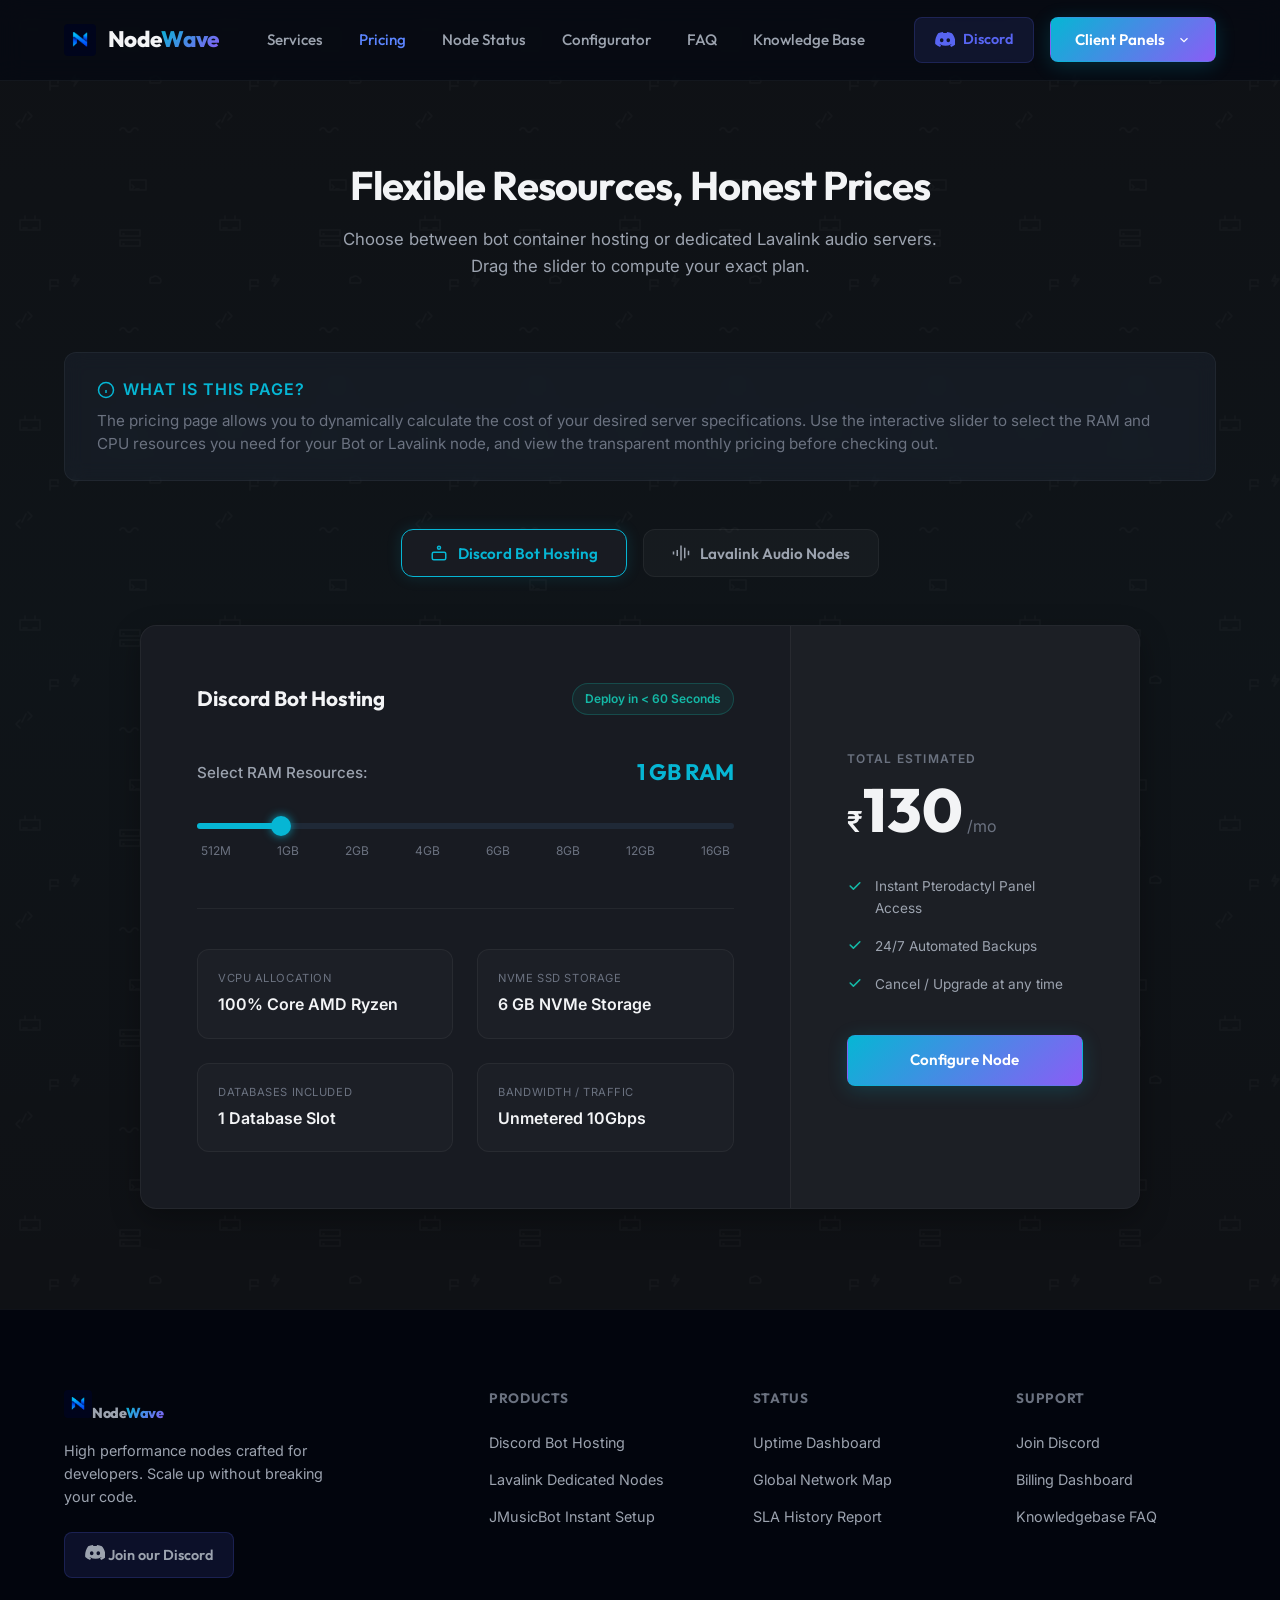
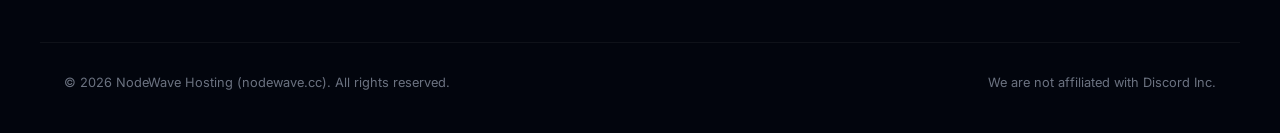
<file: pricing/index.html>
<!DOCTYPE html>
<html lang="en">
<head>
    <meta charset="UTF-8">
    <meta name="viewport" content="width=device-width, initial-scale=1.0">
    <title>Pricing | NodeWave – Discord Bot & Lavalink Hosting</title>
    <meta name="description" content="NodeWave offers flexible, high-performance pricing plans for Discord bot hosting and dedicated Lavalink audio nodes.">
    <link rel="preconnect" href="https://fonts.googleapis.com">
    <link rel="preconnect" href="https://fonts.gstatic.com" crossorigin>
    <link href="https://fonts.googleapis.com/css2?family=Inter:wght@300;400;500;600;700&family=Outfit:wght@400;500;600;700;800&display=swap" rel="stylesheet">
    <link rel="stylesheet" href="../style.css">
</head>
<body>
    <div class="glow-orb orb-1"></div>
    <div class="glow-orb orb-2"></div>
    <div class="glow-orb orb-3"></div>

    <header class="header">
        <div class="container nav-container">
            <a href="../index.html" class="logo"><img src="../nodewavelogo.png" alt="NodeWave Logo" class="logo-img"><span>Node<span class="gradient-text">Wave</span></span></a>
            <nav class="nav-links">
                <a href="../services/index.html" class="nav-link">Services</a>
                <a href="../pricing/index.html" class="nav-link" style="color:#5c85ff">Pricing</a>
                <a href="../status/index.html" class="nav-link">Node Status</a>
                <a href="../configurator/index.html" class="nav-link">Configurator</a>
                <a href="../faq/index.html" class="nav-link">FAQ</a>
                <a href="../knowledgebase/index.html" class="nav-link">Knowledge Base</a>
            </nav>
            <div class="nav-actions">
                <a href="https://discord.gg/bothost" class="btn-discord-nav" target="_blank" rel="noopener">
                    <svg width="20" height="15" viewBox="0 0 127.14 96.36" fill="currentColor"><path d="M107.7,8.07A105.15,105.15,0,0,0,77.26,0a77.19,77.19,0,0,0-3.3,6.83A96.67,96.67,0,0,0,53.22,6.83,77.19,77.19,0,0,0,49.88,0,105.15,105.15,0,0,0,19.44,8.07C3.66,31.58-1.86,54.65,1,77.53A105.73,105.73,0,0,0,32,96.36a77.7,77.7,0,0,0,6.63-10.85,68.43,68.43,0,0,1-10.45-5c.88-.65,1.74-1.34,2.58-2a75.58,75.58,0,0,0,72.9,0c.84.71,1.7,1.4,2.58,2a68.32,68.32,0,0,1-10.45,5,78.37,78.37,0,0,0,6.63,10.85,105.5,105.5,0,0,0,31.1-18.77C129.76,48.45,123.75,25.66,107.7,8.07ZM42.45,65.69C36.18,65.69,31,60,31,53S36.18,40.36,42.45,40.36,53.83,46,53.83,53,48.72,65.69,42.45,65.69Zm42.24,0C78.41,65.69,73.24,60,73.24,53S78.41,40.36,84.69,40.36,96.07,46,96.07,53,91,65.69,84.69,65.69Z"/></svg>
                    <span>Discord</span>
                </a>
                <div class="nav-dropdown-container">
                    <button class="btn btn-primary btn-nav-cta dropdown-toggle">
                        Client Panels
                        <svg width="14" height="14" viewBox="0 0 24 24" fill="none" stroke="currentColor" stroke-width="2" style="margin-left: 4px;"><path d="M6 9l6 6 6-6"/></svg>
                    </button>
                    <div class="dropdown-menu">
                        <a href="https://billing.nodewave.cc" class="dropdown-item">Billing Panel</a>
                        <a href="https://panel.nodewave.cc" class="dropdown-item">Control Panel</a>
                        <a href="https://lava.nodewave.cc" class="dropdown-item">Lavalink Panel</a>
                    </div>
                </div>
            </div>
            <button class="mobile-toggle" id="mobile-nav-toggle" aria-label="Toggle menu"><span></span><span></span><span></span></button>
        </div>
    </header>
    <div class="mobile-menu" id="mobile-menu-drawer">
        <a href="../services/index.html" class="mobile-menu-link">Services</a>
        <a href="../pricing/index.html" class="mobile-menu-link">Pricing</a>
        <a href="../status/index.html" class="mobile-menu-link">Node Status</a>
        <a href="../configurator/index.html" class="mobile-menu-link">Configurator</a>
        <a href="../faq/index.html" class="mobile-menu-link">FAQ</a>
        <a href="../knowledgebase/index.html" class="mobile-menu-link">Knowledge Base</a>
        <div class="mobile-menu-actions">
            <a href="https://discord.gg/bothost" class="btn-discord-nav" target="_blank" rel="noopener">Discord Support</a>
            <div class="mobile-client-panels">
                <span class="mobile-panel-header">Client Panels</span>
                <a href="https://billing.nodewave.cc" class="btn btn-primary" style="text-align:center;display:block;margin-top:0.5rem;">Billing Panel</a>
                <a href="https://panel.nodewave.cc" class="btn btn-secondary" style="text-align:center;display:block;margin-top:0.5rem;background:rgba(255,255,255,0.05);color:white;border:1px solid rgba(255,255,255,0.1);padding:0.75rem;border-radius:8px;">Control Panel</a>
                <a href="https://lava.nodewave.cc" class="btn btn-secondary" style="text-align:center;display:block;margin-top:0.5rem;background:rgba(255,255,255,0.05);color:white;border:1px solid rgba(255,255,255,0.1);padding:0.75rem;border-radius:8px;">Lavalink Panel</a>
            </div>
        </div>
    </div>

    <main>
        <section class="pricing-section" id="pricing" style="padding-top: 160px;">
            <div class="container">
                <div class="section-header">
                    <h1 class="section-title">Flexible Resources, Honest Prices</h1>
                    <p class="section-subtitle">Choose between bot container hosting or dedicated Lavalink audio servers. Drag the slider to compute your exact plan.</p>
                </div>
                
                <div class="page-usage-guide">
                    <div class="usage-title">
                        <svg width="18" height="18" viewBox="0 0 24 24" fill="none" stroke="currentColor" stroke-width="2"><circle cx="12" cy="12" r="10"></circle><path d="M12 16v-4"></path><path d="M12 8h.01"></path></svg>
                        What is this page?
                    </div>
                    <div class="usage-desc">The pricing page allows you to dynamically calculate the cost of your desired server specifications. Use the interactive slider to select the RAM and CPU resources you need for your Bot or Lavalink node, and view the transparent monthly pricing before checking out.</div>
                </div>

                <div class="pricing-wrapper">
                    <!-- Pricing Tabs -->
                    <div class="pricing-tabs">
                        <button class="tab-btn active" id="tab-bot" data-target="bot">
                            <svg width="18" height="18" viewBox="0 0 24 24" fill="none" stroke="currentColor" stroke-width="2"><rect x="3" y="11" width="18" height="10" rx="2" /><circle cx="12" cy="5" r="2" /></svg>
                            Discord Bot Hosting
                        </button>
                        <button class="tab-btn" id="tab-lavalink" data-target="lavalink">
                            <svg width="18" height="18" viewBox="0 0 24 24" fill="none" stroke="currentColor" stroke-width="2"><path d="M12 2v20M17 5v14M22 9v6M7 8v8M2 10v4" /></svg>
                            Lavalink Audio Nodes
                        </button>
                    </div>

                    <!-- Pricing Calculator Card -->
                    <div class="pricing-card-main glass-panel">
                        <div class="pricing-calc-info">
                            <div class="calc-label-row">
                                <span class="calc-header-tag" id="current-service-type">Bot Hosting Spec</span>
                                <span class="calc-featured-badge">Deploy in &lt; 60 Seconds</span>
                            </div>
                            
                            <!-- Resource Slider -->
                            <div class="slider-container">
                                <div class="slider-label-row">
                                    <label for="resource-slider">Select RAM Resources:</label>
                                    <span class="resource-display" id="ram-display">2 GB RAM</span>
                                </div>
                                <input type="range" min="1" max="8" value="2" class="range-slider" id="resource-slider">
                                <div class="slider-ticks">
                                    <span>1GB</span>
                                    <span>2GB</span>
                                    <span>3GB</span>
                                    <span>4GB</span>
                                    <span>6GB</span>
                                    <span>8GB</span>
                                </div>
                            </div>

                            <!-- Hardware Specs Grid -->
                            <div class="hardware-grid">
                                <div class="hw-spec-card">
                                    <span class="hw-title">VCPU ALLOCATION</span>
                                    <strong class="hw-value" id="cpu-display">1 Core AMD EPYC</strong>
                                </div>
                                <div class="hw-spec-card">
                                    <span class="hw-title">NVME SSD STORAGE</span>
                                    <strong class="hw-value" id="disk-display">15 GB Storage</strong>
                                </div>
                                <div class="hw-spec-card">
                                    <span class="hw-title">DATABASES Included</span>
                                    <strong class="hw-value" id="db-display">1 DB (MongoDB)</strong>
                                </div>
                                <div class="hw-spec-card">
                                    <span class="hw-title">BANDWIDTH / TRAFFIC</span>
                                    <strong class="hw-value" id="traffic-display">Unmetered 10Gbps</strong>
                                </div>
                            </div>
                        </div>

                        <!-- Price display sidebar -->
                        <div class="pricing-checkout-card">
                            <span class="price-subtitle">TOTAL ESTIMATED</span>
                            <div class="price-amount-wrapper">
                                <span class="currency">₹</span>
                                <span class="price-val" id="price-display">52</span>
                                <span class="period">/mo</span>
                            </div>
                            <ul class="checkout-checks">
                                <li>
                                    <svg viewBox="0 0 20 20" fill="currentColor"><path fill-rule="evenodd" d="M16.707 5.293a1 1 0 010 1.414l-8 8a1 1 0 01-1.414 0l-4-4a1 1 0 011.414-1.414L8 12.586l7.293-7.293a1 1 0 011.414 0z" clip-rule="evenodd"/></svg>
                                    <span>Instant Pterodactyl Panel Access</span>
                                </li>
                                <li>
                                    <svg viewBox="0 0 20 20" fill="currentColor"><path fill-rule="evenodd" d="M16.707 5.293a1 1 0 010 1.414l-8 8a1 1 0 01-1.414 0l-4-4a1 1 0 011.414-1.414L8 12.586l7.293-7.293a1 1 0 011.414 0z" clip-rule="evenodd"/></svg>
                                    <span>24/7 Automated Backups</span>
                                </li>
                                <li>
                                    <svg viewBox="0 0 20 20" fill="currentColor"><path fill-rule="evenodd" d="M16.707 5.293a1 1 0 010 1.414l-8 8a1 1 0 01-1.414 0l-4-4a1 1 0 011.414-1.414L8 12.586l7.293-7.293a1 1 0 011.414 0z" clip-rule="evenodd"/></svg>
                                    <span>Cancel / Upgrade at any time</span>
                                </li>
                            </ul>
                            <a href="https://discord.gg/bothost" target="_blank" rel="noopener" class="btn btn-primary btn-checkout btn-full" id="btn-pricing-checkout">Configure Node</a>
                        </div>
                    </div>
                </div>
            </div>
        </section>
    </main>

    <footer class="footer-section">
        <div class="container footer-grid">
            <div class="footer-col brand-col">
                <a href="../index.html" class="logo footer-logo"><img src="../nodewavelogo.png" alt="NodeWave Logo" class="logo-img" style="width:28px;height:28px;"><span>Node<span class="gradient-text">Wave</span></span></a>
                <p class="brand-moto">High performance nodes crafted for developers. Scale up without breaking your code.</p>
                <div class="social-row">
                    <a href="https://discord.gg/bothost" class="btn-discord-nav" target="_blank" rel="noopener">
                        <svg width="20" height="15" viewBox="0 0 127.14 96.36" fill="currentColor"><path d="M107.7,8.07A105.15,105.15,0,0,0,77.26,0a77.19,77.19,0,0,0-3.3,6.83A96.67,96.67,0,0,0,53.22,6.83,77.19,77.19,0,0,0,49.88,0,105.15,105.15,0,0,0,19.44,8.07C3.66,31.58-1.86,54.65,1,77.53A105.73,105.73,0,0,0,32,96.36a77.7,77.7,0,0,0,6.63-10.85,68.43,68.43,0,0,1-10.45-5c.88-.65,1.74-1.34,2.58-2a75.58,75.58,0,0,0,72.9,0c.84.71,1.7,1.4,2.58,2a68.32,68.32,0,0,1-10.45,5,78.37,78.37,0,0,0,6.63,10.85,105.5,105.5,0,0,0,31.1-18.77C129.76,48.45,123.75,25.66,107.7,8.07ZM42.45,65.69C36.18,65.69,31,60,31,53S36.18,40.36,42.45,40.36,53.83,46,53.83,53,48.72,65.69,42.45,65.69Zm42.24,0C78.41,65.69,73.24,60,73.24,53S78.41,40.36,84.69,40.36,96.07,46,96.07,53,91,65.69,84.69,65.69Z"/></svg>
                        <span>Join our Discord</span>
                    </a>
                </div>
            </div>
            <div class="footer-col"><h4>Products</h4><a href="../pricing/index.html">Discord Bot Hosting</a><a href="../pricing/index.html">Lavalink Dedicated Nodes</a><a href="../pricing/index.html">JMusicBot Instant Setup</a></div>
            <div class="footer-col"><h4>Status</h4><a href="../status/index.html">Uptime Dashboard</a><a href="../status/index.html">Global Network Map</a><a href="../status/index.html">SLA History Report</a></div>
            <div class="footer-col"><h4>Support</h4><a href="https://discord.gg/bothost">Join Discord</a><a href="https://discord.gg/bothost">Billing Dashboard</a><a href="../knowledgebase/index.html">Knowledgebase FAQ</a></div>
        </div>
        <div class="footer-bottom container"><p>© 2026 NodeWave Hosting (nodewave.cc). All rights reserved.</p><p>We are not affiliated with Discord Inc.</p></div>
    </footer>
    <script src="../app.js"></script>
</body>
</html>
</file>
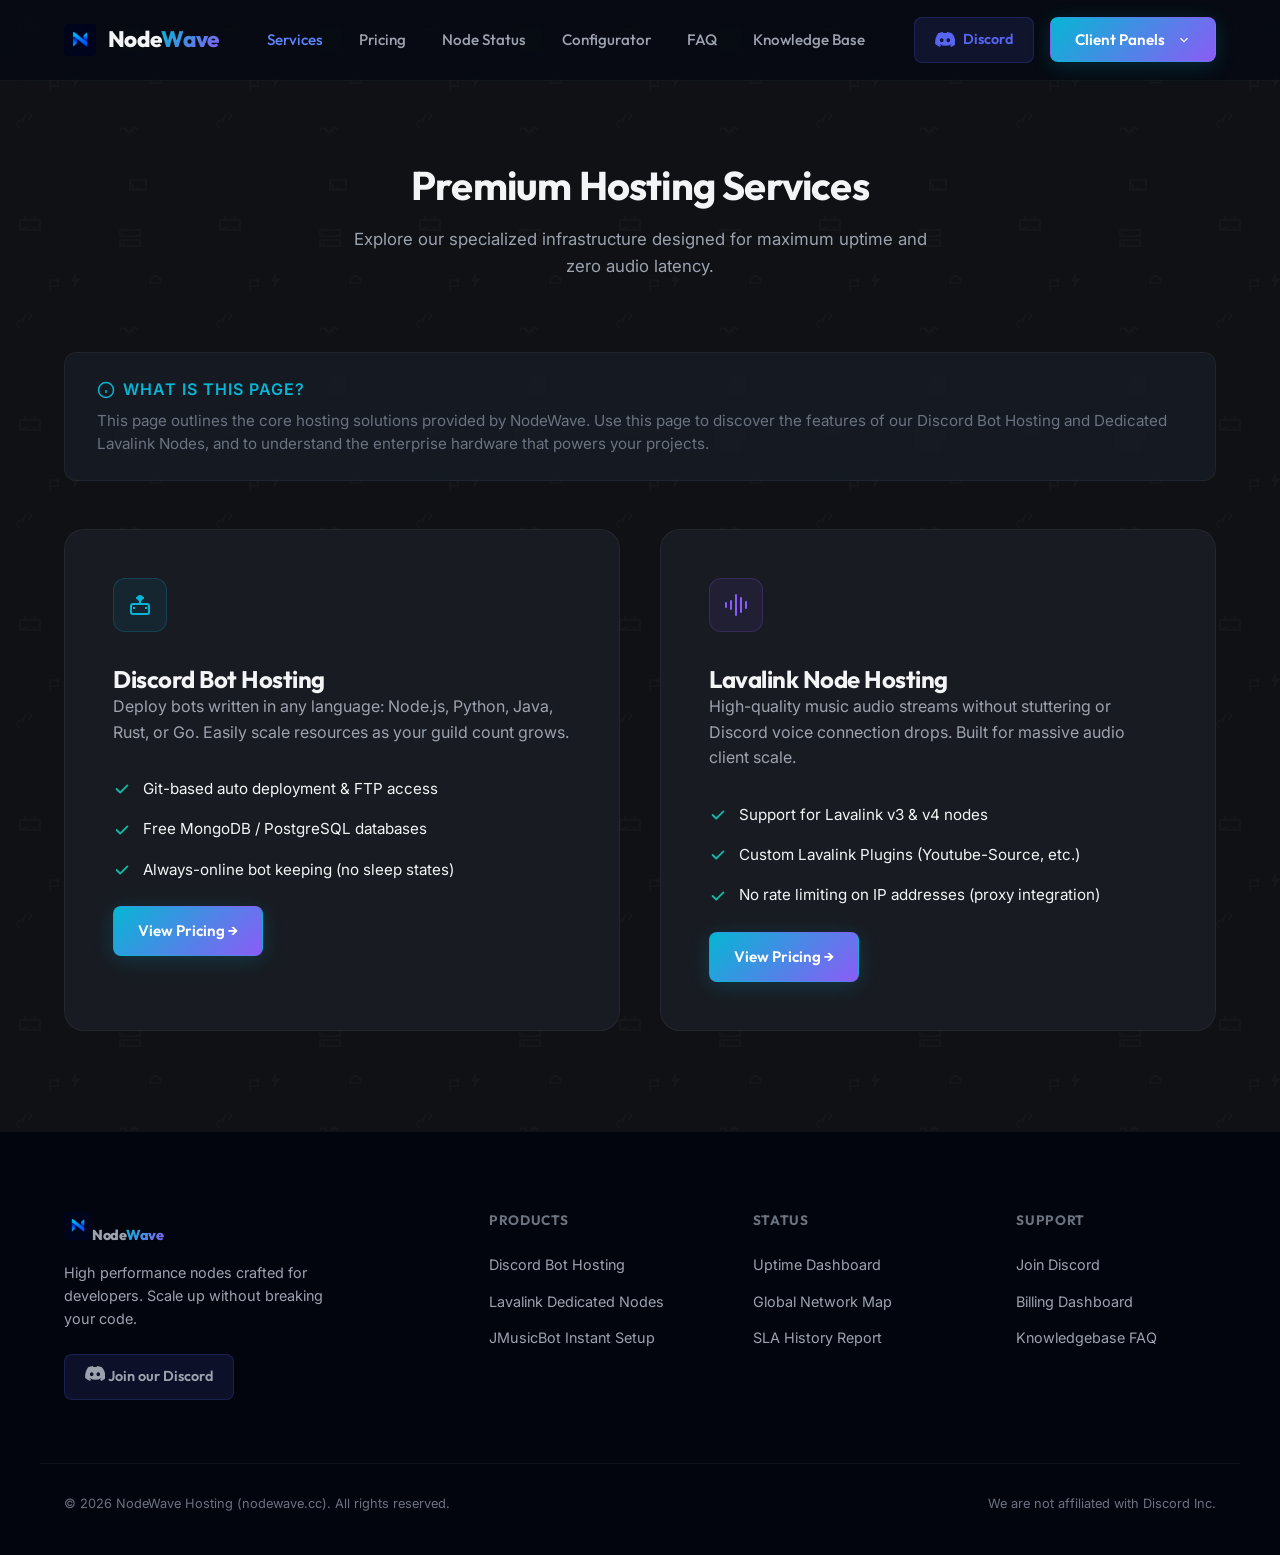
<file: services/index.html>
<!DOCTYPE html>
<html lang="en">
<head>
    <meta charset="UTF-8">
    <meta name="viewport" content="width=device-width, initial-scale=1.0">
    <title>Services | NodeWave – Discord Bot & Lavalink Hosting</title>
    <meta name="description" content="NodeWave offers premium Discord Bot Hosting and dedicated Lavalink audio node hosting engineered specifically for developers.">
    <link rel="preconnect" href="https://fonts.googleapis.com">
    <link rel="preconnect" href="https://fonts.gstatic.com" crossorigin>
    <link href="https://fonts.googleapis.com/css2?family=Inter:wght@300;400;500;600;700&family=Outfit:wght@400;500;600;700;800&display=swap" rel="stylesheet">
    <link rel="stylesheet" href="../style.css">
</head>
<body>
    <div class="glow-orb orb-1"></div>
    <div class="glow-orb orb-2"></div>
    <div class="glow-orb orb-3"></div>

    <header class="header">
        <div class="container nav-container">
            <a href="../index.html" class="logo"><img src="../nodewavelogo.png" alt="NodeWave Logo" class="logo-img"><span>Node<span class="gradient-text">Wave</span></span></a>
            <nav class="nav-links">
                <a href="../services/index.html" class="nav-link" style="color:#5c85ff">Services</a>
                <a href="../pricing/index.html" class="nav-link">Pricing</a>
                <a href="../status/index.html" class="nav-link">Node Status</a>
                <a href="../configurator/index.html" class="nav-link">Configurator</a>
                <a href="../faq/index.html" class="nav-link">FAQ</a>
                <a href="../knowledgebase/index.html" class="nav-link">Knowledge Base</a>
            </nav>
            <div class="nav-actions">
                <a href="https://discord.gg/bothost" class="btn-discord-nav" target="_blank" rel="noopener">
                    <svg width="20" height="15" viewBox="0 0 127.14 96.36" fill="currentColor"><path d="M107.7,8.07A105.15,105.15,0,0,0,77.26,0a77.19,77.19,0,0,0-3.3,6.83A96.67,96.67,0,0,0,53.22,6.83,77.19,77.19,0,0,0,49.88,0,105.15,105.15,0,0,0,19.44,8.07C3.66,31.58-1.86,54.65,1,77.53A105.73,105.73,0,0,0,32,96.36a77.7,77.7,0,0,0,6.63-10.85,68.43,68.43,0,0,1-10.45-5c.88-.65,1.74-1.34,2.58-2a75.58,75.58,0,0,0,72.9,0c.84.71,1.7,1.4,2.58,2a68.32,68.32,0,0,1-10.45,5,78.37,78.37,0,0,0,6.63,10.85,105.5,105.5,0,0,0,31.1-18.77C129.76,48.45,123.75,25.66,107.7,8.07ZM42.45,65.69C36.18,65.69,31,60,31,53S36.18,40.36,42.45,40.36,53.83,46,53.83,53,48.72,65.69,42.45,65.69Zm42.24,0C78.41,65.69,73.24,60,73.24,53S78.41,40.36,84.69,40.36,96.07,46,96.07,53,91,65.69,84.69,65.69Z"/></svg>
                    <span>Discord</span>
                </a>
                <div class="nav-dropdown-container">
                    <button class="btn btn-primary btn-nav-cta dropdown-toggle">
                        Client Panels
                        <svg width="14" height="14" viewBox="0 0 24 24" fill="none" stroke="currentColor" stroke-width="2" style="margin-left: 4px;"><path d="M6 9l6 6 6-6"/></svg>
                    </button>
                    <div class="dropdown-menu">
                        <a href="https://billing.nodewave.cc" class="dropdown-item">Billing Panel</a>
                        <a href="https://panel.nodewave.cc" class="dropdown-item">Control Panel</a>
                        <a href="https://lava.nodewave.cc" class="dropdown-item">Lavalink Panel</a>
                    </div>
                </div>
            </div>
            <button class="mobile-toggle" id="mobile-nav-toggle" aria-label="Toggle menu"><span></span><span></span><span></span></button>
        </div>
    </header>
    <div class="mobile-menu" id="mobile-menu-drawer">
        <a href="../services/index.html" class="mobile-menu-link">Services</a>
        <a href="../pricing/index.html" class="mobile-menu-link">Pricing</a>
        <a href="../status/index.html" class="mobile-menu-link">Node Status</a>
        <a href="../configurator/index.html" class="mobile-menu-link">Configurator</a>
        <a href="../faq/index.html" class="mobile-menu-link">FAQ</a>
        <a href="../knowledgebase/index.html" class="mobile-menu-link">Knowledge Base</a>
        <div class="mobile-menu-actions">
            <a href="https://discord.gg/bothost" class="btn-discord-nav" target="_blank" rel="noopener">Discord Support</a>
            <div class="mobile-client-panels">
                <span class="mobile-panel-header">Client Panels</span>
                <a href="https://billing.nodewave.cc" class="btn btn-primary" style="text-align:center;display:block;margin-top:0.5rem;">Billing Panel</a>
                <a href="https://panel.nodewave.cc" class="btn btn-secondary" style="text-align:center;display:block;margin-top:0.5rem;background:rgba(255,255,255,0.05);color:white;border:1px solid rgba(255,255,255,0.1);padding:0.75rem;border-radius:8px;">Control Panel</a>
                <a href="https://lava.nodewave.cc" class="btn btn-secondary" style="text-align:center;display:block;margin-top:0.5rem;background:rgba(255,255,255,0.05);color:white;border:1px solid rgba(255,255,255,0.1);padding:0.75rem;border-radius:8px;">Lavalink Panel</a>
            </div>
        </div>
    </div>

    <main>
        <section class="services-section" id="services" style="padding-top: 160px;">
            <div class="container">
                <div class="section-header">
                    <h1 class="section-title">Premium Hosting Services</h1>
                    <p class="section-subtitle">Explore our specialized infrastructure designed for maximum uptime and zero audio latency.</p>
                </div>
                
                <div class="page-usage-guide">
                    <div class="usage-title">
                        <svg width="18" height="18" viewBox="0 0 24 24" fill="none" stroke="currentColor" stroke-width="2"><circle cx="12" cy="12" r="10"></circle><path d="M12 16v-4"></path><path d="M12 8h.01"></path></svg>
                        What is this page?
                    </div>
                    <div class="usage-desc">This page outlines the core hosting solutions provided by NodeWave. Use this page to discover the features of our Discord Bot Hosting and Dedicated Lavalink Nodes, and to understand the enterprise hardware that powers your projects.</div>
                </div>
                <div class="services-grid">
                    <div class="service-card" id="card-bot-hosting">
                        <div class="service-icon-box cyan-glow">
                            <svg width="24" height="24" viewBox="0 0 24 24" fill="none" stroke="currentColor" stroke-width="2"><rect x="3" y="11" width="18" height="10" rx="2"/><circle cx="12" cy="5" r="2"/><path d="M12 7v4M8 5h8"/><path d="M6 14v2M18 14v2"/></svg>
                        </div>
                        <h2>Discord Bot Hosting</h2>
                        <p class="service-desc">Deploy bots written in any language: Node.js, Python, Java, Rust, or Go. Easily scale resources as your guild count grows.</p>
                        <ul class="service-list">
                            <li><svg class="list-check" viewBox="0 0 20 20" fill="currentColor"><path fill-rule="evenodd" d="M16.707 5.293a1 1 0 010 1.414l-8 8a1 1 0 01-1.414 0l-4-4a1 1 0 011.414-1.414L8 12.586l7.293-7.293a1 1 0 011.414 0z" clip-rule="evenodd"/></svg><span>Git-based auto deployment & FTP access</span></li>
                            <li><svg class="list-check" viewBox="0 0 20 20" fill="currentColor"><path fill-rule="evenodd" d="M16.707 5.293a1 1 0 010 1.414l-8 8a1 1 0 01-1.414 0l-4-4a1 1 0 011.414-1.414L8 12.586l7.293-7.293a1 1 0 011.414 0z" clip-rule="evenodd"/></svg><span>Free MongoDB / PostgreSQL databases</span></li>
                            <li><svg class="list-check" viewBox="0 0 20 20" fill="currentColor"><path fill-rule="evenodd" d="M16.707 5.293a1 1 0 010 1.414l-8 8a1 1 0 01-1.414 0l-4-4a1 1 0 011.414-1.414L8 12.586l7.293-7.293a1 1 0 011.414 0z" clip-rule="evenodd"/></svg><span>Always-online bot keeping (no sleep states)</span></li>
                        </ul>
                        <a href="../pricing/index.html" class="btn btn-primary" style="margin-top:1.5rem;display:inline-block;text-decoration:none;">View Pricing →</a>
                    </div>
                    <div class="service-card" id="card-lavalink-hosting">
                        <div class="service-icon-box purple-glow">
                            <svg width="24" height="24" viewBox="0 0 24 24" fill="none" stroke="currentColor" stroke-width="2"><path d="M12 2v20M17 5v14M22 9v6M7 8v8M2 10v4" stroke-linecap="round"/></svg>
                        </div>
                        <h2>Lavalink Node Hosting</h2>
                        <p class="service-desc">High-quality music audio streams without stuttering or Discord voice connection drops. Built for massive audio client scale.</p>
                        <ul class="service-list">
                            <li><svg class="list-check" viewBox="0 0 20 20" fill="currentColor"><path fill-rule="evenodd" d="M16.707 5.293a1 1 0 010 1.414l-8 8a1 1 0 01-1.414 0l-4-4a1 1 0 011.414-1.414L8 12.586l7.293-7.293a1 1 0 011.414 0z" clip-rule="evenodd"/></svg><span>Support for Lavalink v3 & v4 nodes</span></li>
                            <li><svg class="list-check" viewBox="0 0 20 20" fill="currentColor"><path fill-rule="evenodd" d="M16.707 5.293a1 1 0 010 1.414l-8 8a1 1 0 01-1.414 0l-4-4a1 1 0 011.414-1.414L8 12.586l7.293-7.293a1 1 0 011.414 0z" clip-rule="evenodd"/></svg><span>Custom Lavalink Plugins (Youtube-Source, etc.)</span></li>
                            <li><svg class="list-check" viewBox="0 0 20 20" fill="currentColor"><path fill-rule="evenodd" d="M16.707 5.293a1 1 0 010 1.414l-8 8a1 1 0 01-1.414 0l-4-4a1 1 0 011.414-1.414L8 12.586l7.293-7.293a1 1 0 011.414 0z" clip-rule="evenodd"/></svg><span>No rate limiting on IP addresses (proxy integration)</span></li>
                        </ul>
                        <a href="../pricing/index.html" class="btn btn-primary" style="margin-top:1.5rem;display:inline-block;text-decoration:none;">View Pricing →</a>
                    </div>
                </div>
            </div>
        </section>
    </main>

    <footer class="footer-section">
        <div class="container footer-grid">
            <div class="footer-col brand-col">
                <a href="../index.html" class="logo footer-logo"><img src="../nodewavelogo.png" alt="NodeWave Logo" class="logo-img" style="width:28px;height:28px;"><span>Node<span class="gradient-text">Wave</span></span></a>
                <p class="brand-moto">High performance nodes crafted for developers. Scale up without breaking your code.</p>
                <div class="social-row">
                    <a href="https://discord.gg/bothost" class="btn-discord-nav" target="_blank" rel="noopener">
                        <svg width="20" height="15" viewBox="0 0 127.14 96.36" fill="currentColor"><path d="M107.7,8.07A105.15,105.15,0,0,0,77.26,0a77.19,77.19,0,0,0-3.3,6.83A96.67,96.67,0,0,0,53.22,6.83,77.19,77.19,0,0,0,49.88,0,105.15,105.15,0,0,0,19.44,8.07C3.66,31.58-1.86,54.65,1,77.53A105.73,105.73,0,0,0,32,96.36a77.7,77.7,0,0,0,6.63-10.85,68.43,68.43,0,0,1-10.45-5c.88-.65,1.74-1.34,2.58-2a75.58,75.58,0,0,0,72.9,0c.84.71,1.7,1.4,2.58,2a68.32,68.32,0,0,1-10.45,5,78.37,78.37,0,0,0,6.63,10.85,105.5,105.5,0,0,0,31.1-18.77C129.76,48.45,123.75,25.66,107.7,8.07ZM42.45,65.69C36.18,65.69,31,60,31,53S36.18,40.36,42.45,40.36,53.83,46,53.83,53,48.72,65.69,42.45,65.69Zm42.24,0C78.41,65.69,73.24,60,73.24,53S78.41,40.36,84.69,40.36,96.07,46,96.07,53,91,65.69,84.69,65.69Z"/></svg>
                        <span>Join our Discord</span>
                    </a>
                </div>
            </div>
            <div class="footer-col"><h4>Products</h4><a href="../pricing/index.html">Discord Bot Hosting</a><a href="../pricing/index.html">Lavalink Dedicated Nodes</a><a href="../pricing/index.html">JMusicBot Instant Setup</a></div>
            <div class="footer-col"><h4>Status</h4><a href="../status/index.html">Uptime Dashboard</a><a href="../status/index.html">Global Network Map</a><a href="../status/index.html">SLA History Report</a></div>
            <div class="footer-col"><h4>Support</h4><a href="https://discord.gg/bothost">Join Discord</a><a href="https://discord.gg/bothost">Billing Dashboard</a><a href="../knowledgebase/index.html">Knowledgebase FAQ</a></div>
        </div>
        <div class="footer-bottom container"><p>© 2026 NodeWave Hosting (nodewave.cc). All rights reserved.</p><p>We are not affiliated with Discord Inc.</p></div>
    </footer>
    <script src="../app.js"></script>
</body>
</html>
</file>
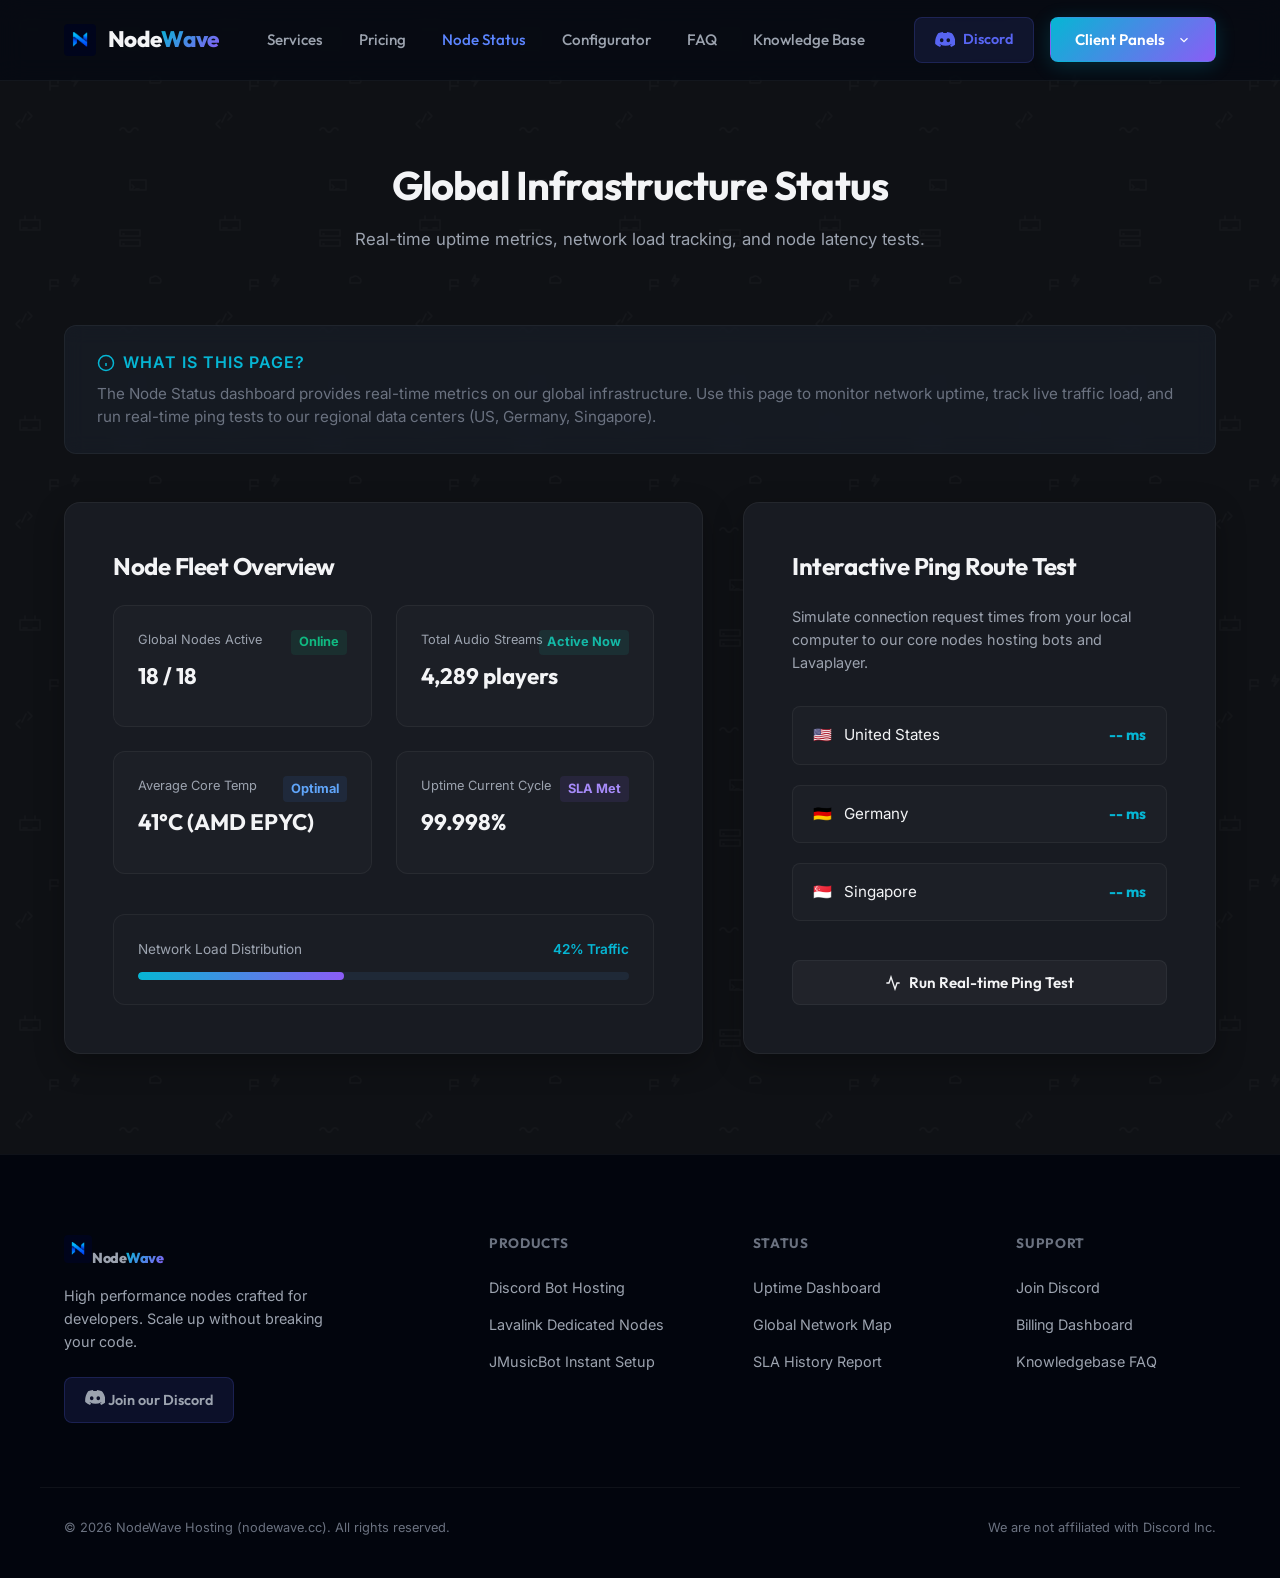
<file: status/index.html>
<!DOCTYPE html>
<html lang="en">
<head>
    <meta charset="UTF-8">
    <meta name="viewport" content="width=device-width, initial-scale=1.0">
    <title>Node Status | NodeWave – Discord Bot & Lavalink Hosting</title>
    <meta name="description" content="Check the real-time operational status, network load, and latency of NodeWave's global hosting fleet.">
    <link rel="preconnect" href="https://fonts.googleapis.com">
    <link rel="preconnect" href="https://fonts.gstatic.com" crossorigin>
    <link href="https://fonts.googleapis.com/css2?family=Inter:wght@300;400;500;600;700&family=Outfit:wght@400;500;600;700;800&display=swap" rel="stylesheet">
    <link rel="stylesheet" href="../style.css">
</head>
<body>
    <div class="glow-orb orb-1"></div>
    <div class="glow-orb orb-2"></div>
    <div class="glow-orb orb-3"></div>

    <header class="header">
        <div class="container nav-container">
            <a href="../index.html" class="logo"><img src="../nodewavelogo.png" alt="NodeWave Logo" class="logo-img"><span>Node<span class="gradient-text">Wave</span></span></a>
            <nav class="nav-links">
                <a href="../services/index.html" class="nav-link">Services</a>
                <a href="../pricing/index.html" class="nav-link">Pricing</a>
                <a href="../status/index.html" class="nav-link" style="color:#5c85ff">Node Status</a>
                <a href="../configurator/index.html" class="nav-link">Configurator</a>
                <a href="../faq/index.html" class="nav-link">FAQ</a>
                <a href="../knowledgebase/index.html" class="nav-link">Knowledge Base</a>
            </nav>
            <div class="nav-actions">
                <a href="https://discord.gg/bothost" class="btn-discord-nav" target="_blank" rel="noopener">
                    <svg width="20" height="15" viewBox="0 0 127.14 96.36" fill="currentColor"><path d="M107.7,8.07A105.15,105.15,0,0,0,77.26,0a77.19,77.19,0,0,0-3.3,6.83A96.67,96.67,0,0,0,53.22,6.83,77.19,77.19,0,0,0,49.88,0,105.15,105.15,0,0,0,19.44,8.07C3.66,31.58-1.86,54.65,1,77.53A105.73,105.73,0,0,0,32,96.36a77.7,77.7,0,0,0,6.63-10.85,68.43,68.43,0,0,1-10.45-5c.88-.65,1.74-1.34,2.58-2a75.58,75.58,0,0,0,72.9,0c.84.71,1.7,1.4,2.58,2a68.32,68.32,0,0,1-10.45,5,78.37,78.37,0,0,0,6.63,10.85,105.5,105.5,0,0,0,31.1-18.77C129.76,48.45,123.75,25.66,107.7,8.07ZM42.45,65.69C36.18,65.69,31,60,31,53S36.18,40.36,42.45,40.36,53.83,46,53.83,53,48.72,65.69,42.45,65.69Zm42.24,0C78.41,65.69,73.24,60,73.24,53S78.41,40.36,84.69,40.36,96.07,46,96.07,53,91,65.69,84.69,65.69Z"/></svg>
                    <span>Discord</span>
                </a>
                <div class="nav-dropdown-container">
                    <button class="btn btn-primary btn-nav-cta dropdown-toggle">
                        Client Panels
                        <svg width="14" height="14" viewBox="0 0 24 24" fill="none" stroke="currentColor" stroke-width="2" style="margin-left: 4px;"><path d="M6 9l6 6 6-6"/></svg>
                    </button>
                    <div class="dropdown-menu">
                        <a href="https://billing.nodewave.cc" class="dropdown-item">Billing Panel</a>
                        <a href="https://panel.nodewave.cc" class="dropdown-item">Control Panel</a>
                        <a href="https://lava.nodewave.cc" class="dropdown-item">Lavalink Panel</a>
                    </div>
                </div>
            </div>
            <button class="mobile-toggle" id="mobile-nav-toggle" aria-label="Toggle menu"><span></span><span></span><span></span></button>
        </div>
    </header>
    <div class="mobile-menu" id="mobile-menu-drawer">
        <a href="../services/index.html" class="mobile-menu-link">Services</a>
        <a href="../pricing/index.html" class="mobile-menu-link">Pricing</a>
        <a href="../status/index.html" class="mobile-menu-link">Node Status</a>
        <a href="../configurator/index.html" class="mobile-menu-link">Configurator</a>
        <a href="../faq/index.html" class="mobile-menu-link">FAQ</a>
        <a href="../knowledgebase/index.html" class="mobile-menu-link">Knowledge Base</a>
        <div class="mobile-menu-actions">
            <a href="https://discord.gg/bothost" class="btn-discord-nav" target="_blank" rel="noopener">Discord Support</a>
            <div class="mobile-client-panels">
                <span class="mobile-panel-header">Client Panels</span>
                <a href="https://billing.nodewave.cc" class="btn btn-primary" style="text-align:center;display:block;margin-top:0.5rem;">Billing Panel</a>
                <a href="https://panel.nodewave.cc" class="btn btn-secondary" style="text-align:center;display:block;margin-top:0.5rem;background:rgba(255,255,255,0.05);color:white;border:1px solid rgba(255,255,255,0.1);padding:0.75rem;border-radius:8px;">Control Panel</a>
                <a href="https://lava.nodewave.cc" class="btn btn-secondary" style="text-align:center;display:block;margin-top:0.5rem;background:rgba(255,255,255,0.05);color:white;border:1px solid rgba(255,255,255,0.1);padding:0.75rem;border-radius:8px;">Lavalink Panel</a>
            </div>
        </div>
    </div>

    <main>
        <section class="status-section" id="status" style="padding-top: 160px;">
            <div class="container">
                <div class="section-header">
                    <h1 class="section-title">Global Infrastructure Status</h1>
                    <p class="section-subtitle">Real-time uptime metrics, network load tracking, and node latency tests.</p>
                </div>
                
                <div class="page-usage-guide">
                    <div class="usage-title">
                        <svg width="18" height="18" viewBox="0 0 24 24" fill="none" stroke="currentColor" stroke-width="2"><circle cx="12" cy="12" r="10"></circle><path d="M12 16v-4"></path><path d="M12 8h.01"></path></svg>
                        What is this page?
                    </div>
                    <div class="usage-desc">The Node Status dashboard provides real-time metrics on our global infrastructure. Use this page to monitor network uptime, track live traffic load, and run real-time ping tests to our regional data centers (US, Germany, Singapore).</div>
                </div>

                <div class="status-dashboard-grid">
                    <!-- Stats summary cards -->
                    <div class="fleet-metrics-panel glass-panel">
                        <h3>Node Fleet Overview</h3>
                        <div class="fleet-grid">
                            <div class="metric-box">
                                <span>Global Nodes Active</span>
                                <strong>18 / 18</strong>
                                <span class="badge-status green">Online</span>
                            </div>
                            <div class="metric-box">
                                <span>Total Audio Streams</span>
                                <strong id="active-players-count">4,289 players</strong>
                                <span class="badge-status teal">Active Now</span>
                            </div>
                            <div class="metric-box">
                                <span>Average Core Temp</span>
                                <strong>41°C (AMD EPYC)</strong>
                                <span class="badge-status blue">Optimal</span>
                            </div>
                            <div class="metric-box">
                                <span>Uptime Current Cycle</span>
                                <strong>99.998%</strong>
                                <span class="badge-status purple">SLA Met</span>
                            </div>
                        </div>

                        <!-- Real-time performance chart simulated bars -->
                        <div class="visual-usage-tracker">
                            <div class="tracker-header">
                                <span>Network Load Distribution</span>
                                <span class="tracker-percent" id="net-load-val">42% Traffic</span>
                            </div>
                            <div class="tracker-bar-container">
                                <div class="tracker-bar-fill" id="net-load-bar" style="width: 42%;"></div>
                            </div>
                        </div>
                    </div>

                    <!-- Latency Tester Panel -->
                    <div class="ping-tester-panel glass-panel">
                        <h3>Interactive Ping Route Test</h3>
                        <p class="ping-intro-text">Simulate connection request times from your local computer to our core nodes hosting bots and Lavaplayer.</p>
                        
                        <div class="ping-locations-list">
                            <div class="ping-location-item" data-loc="us">
                                <div class="loc-name">
                                    <span class="flag-icon">🇺🇸</span>
                                    <span>United States</span>
                                </div>
                                <div class="ping-result" id="ping-us">-- ms</div>
                            </div>
                            <div class="ping-location-item" data-loc="germany">
                                <div class="loc-name">
                                    <span class="flag-icon">🇩🇪</span>
                                    <span>Germany</span>
                                </div>
                                <div class="ping-result" id="ping-germany">-- ms</div>
                            </div>
                            <div class="ping-location-item" data-loc="singapore">
                                <div class="loc-name">
                                    <span class="flag-icon">🇸🇬</span>
                                    <span>Singapore</span>
                                </div>
                                <div class="ping-result" id="ping-singapore">-- ms</div>
                            </div>
                        </div>

                        <button class="btn btn-secondary btn-full btn-glow-cyan" id="btn-run-ping-test">
                            <svg width="16" height="16" viewBox="0 0 24 24" fill="none" stroke="currentColor" stroke-width="2">
                                <path d="M22 12h-4l-3 9L9 3l-3 9H2" />
                            </svg>
                            Run Real-time Ping Test
                        </button>
                    </div>
                </div>
            </div>
        </section>
    </main>

    <footer class="footer-section">
        <div class="container footer-grid">
            <div class="footer-col brand-col">
                <a href="../index.html" class="logo footer-logo"><img src="../nodewavelogo.png" alt="NodeWave Logo" class="logo-img" style="width:28px;height:28px;"><span>Node<span class="gradient-text">Wave</span></span></a>
                <p class="brand-moto">High performance nodes crafted for developers. Scale up without breaking your code.</p>
                <div class="social-row">
                    <a href="https://discord.gg/bothost" class="btn-discord-nav" target="_blank" rel="noopener">
                        <svg width="20" height="15" viewBox="0 0 127.14 96.36" fill="currentColor"><path d="M107.7,8.07A105.15,105.15,0,0,0,77.26,0a77.19,77.19,0,0,0-3.3,6.83A96.67,96.67,0,0,0,53.22,6.83,77.19,77.19,0,0,0,49.88,0,105.15,105.15,0,0,0,19.44,8.07C3.66,31.58-1.86,54.65,1,77.53A105.73,105.73,0,0,0,32,96.36a77.7,77.7,0,0,0,6.63-10.85,68.43,68.43,0,0,1-10.45-5c.88-.65,1.74-1.34,2.58-2a75.58,75.58,0,0,0,72.9,0c.84.71,1.7,1.4,2.58,2a68.32,68.32,0,0,1-10.45,5,78.37,78.37,0,0,0,6.63,10.85,105.5,105.5,0,0,0,31.1-18.77C129.76,48.45,123.75,25.66,107.7,8.07ZM42.45,65.69C36.18,65.69,31,60,31,53S36.18,40.36,42.45,40.36,53.83,46,53.83,53,48.72,65.69,42.45,65.69Zm42.24,0C78.41,65.69,73.24,60,73.24,53S78.41,40.36,84.69,40.36,96.07,46,96.07,53,91,65.69,84.69,65.69Z"/></svg>
                        <span>Join our Discord</span>
                    </a>
                </div>
            </div>
            <div class="footer-col"><h4>Products</h4><a href="../pricing/index.html">Discord Bot Hosting</a><a href="../pricing/index.html">Lavalink Dedicated Nodes</a><a href="../pricing/index.html">JMusicBot Instant Setup</a></div>
            <div class="footer-col"><h4>Status</h4><a href="../status/index.html">Uptime Dashboard</a><a href="../status/index.html">Global Network Map</a><a href="../status/index.html">SLA History Report</a></div>
            <div class="footer-col"><h4>Support</h4><a href="https://discord.gg/bothost">Join Discord</a><a href="https://discord.gg/bothost">Billing Dashboard</a><a href="../knowledgebase/index.html">Knowledgebase FAQ</a></div>
        </div>
        <div class="footer-bottom container"><p>© 2026 NodeWave Hosting (nodewave.cc). All rights reserved.</p><p>We are not affiliated with Discord Inc.</p></div>
    </footer>
    <script src="../app.js"></script>
</body>
</html>
</file>
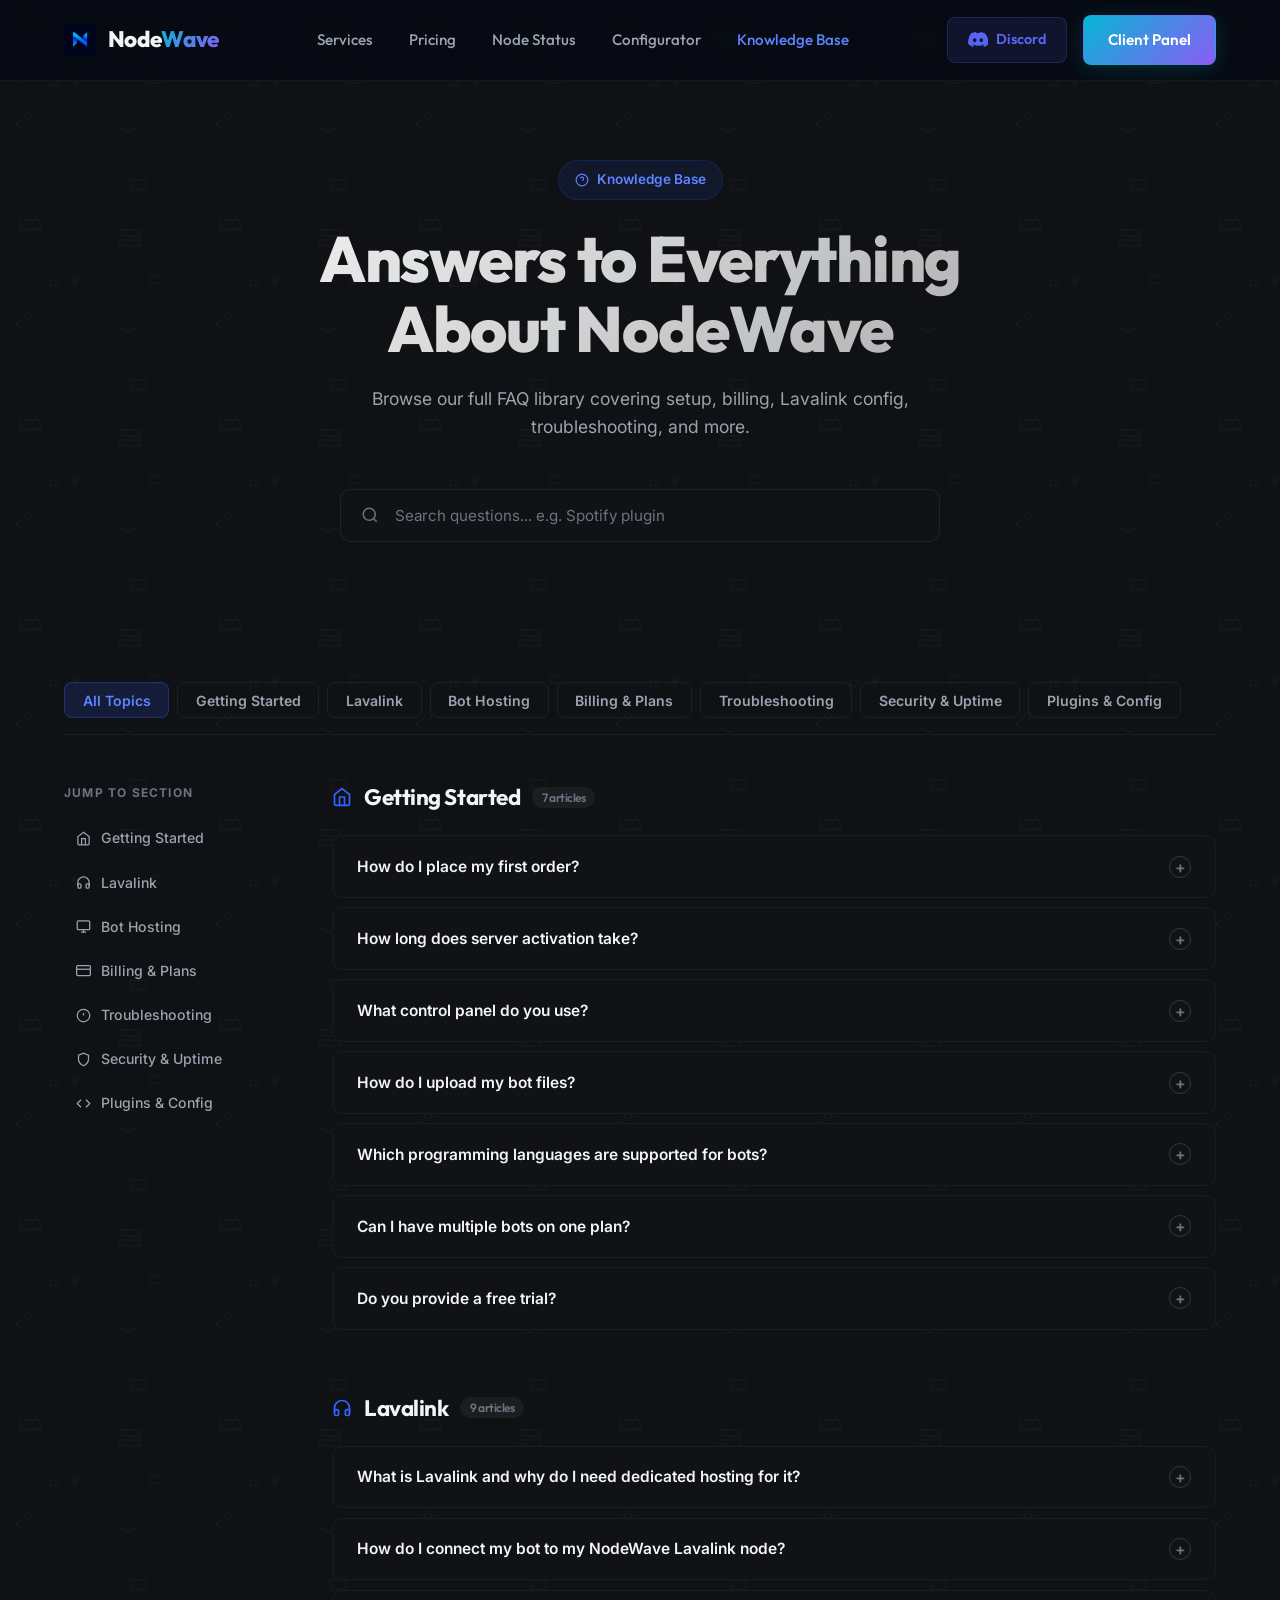
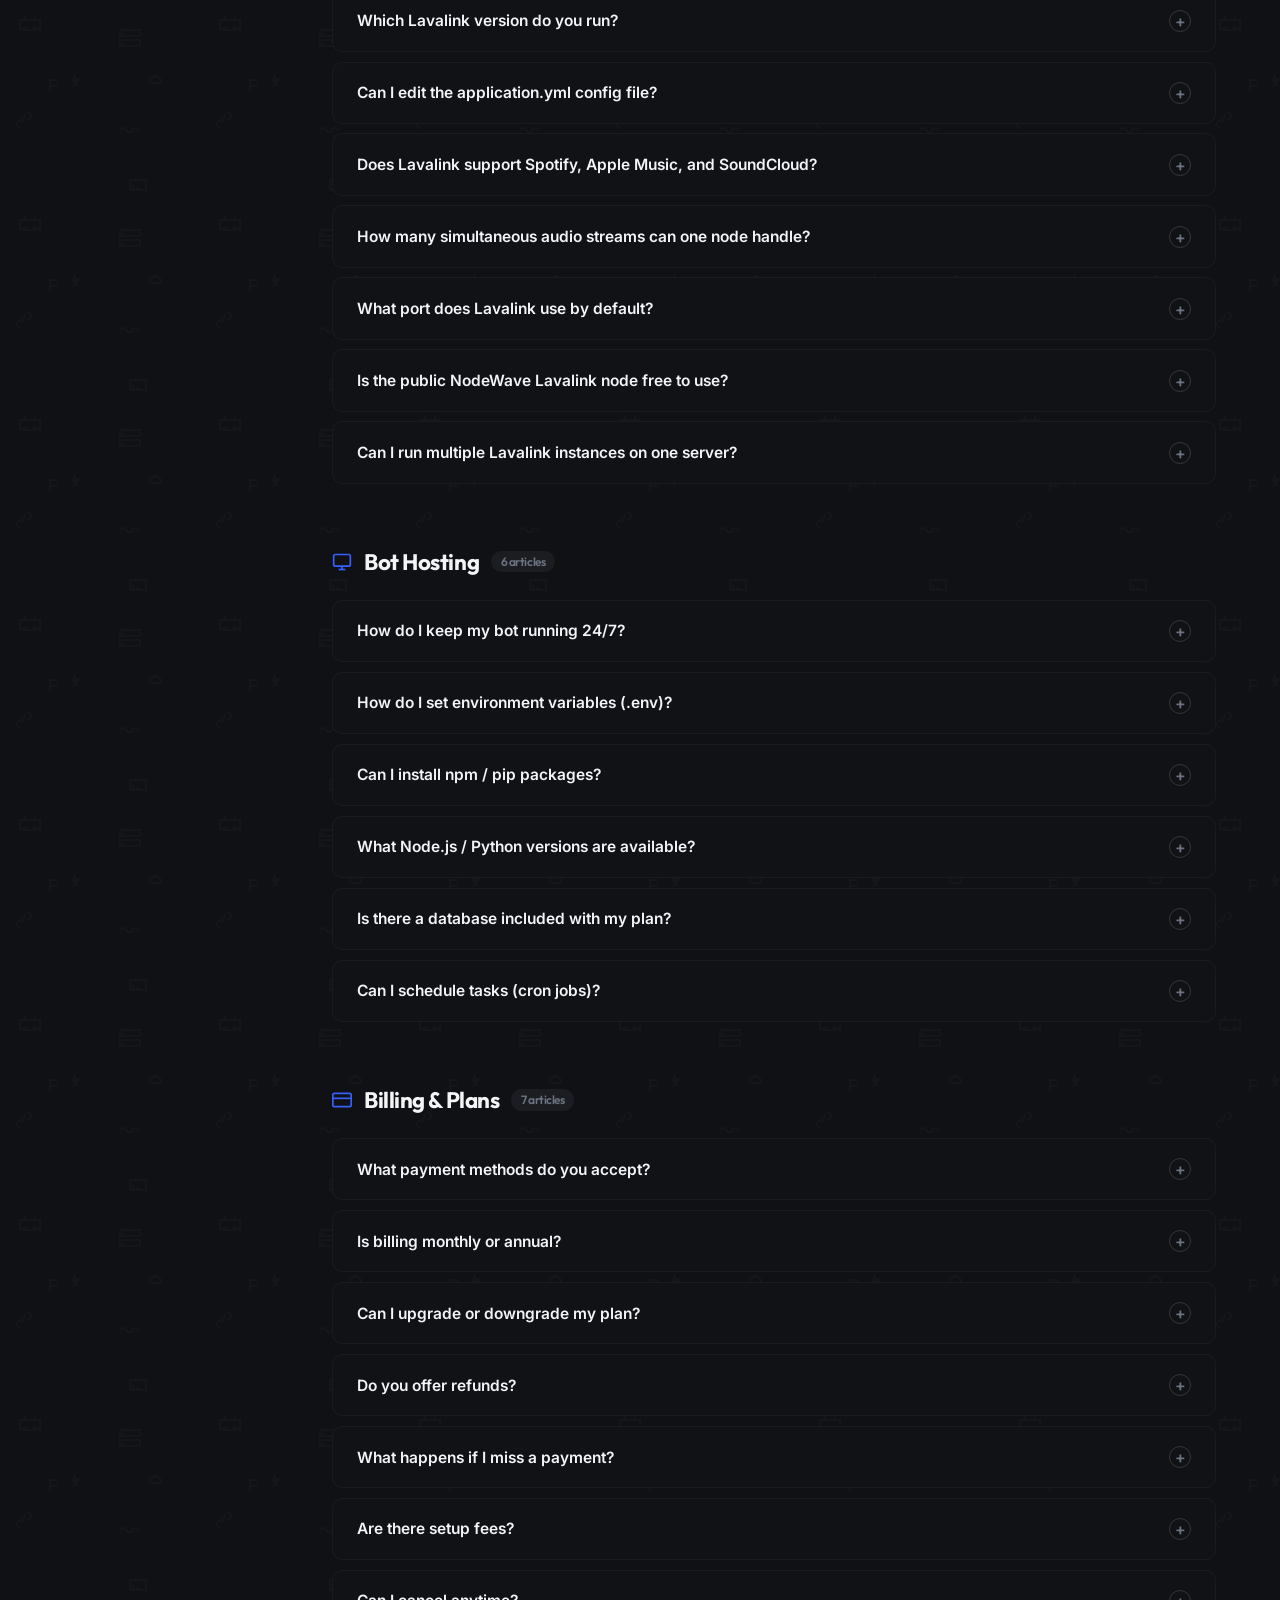
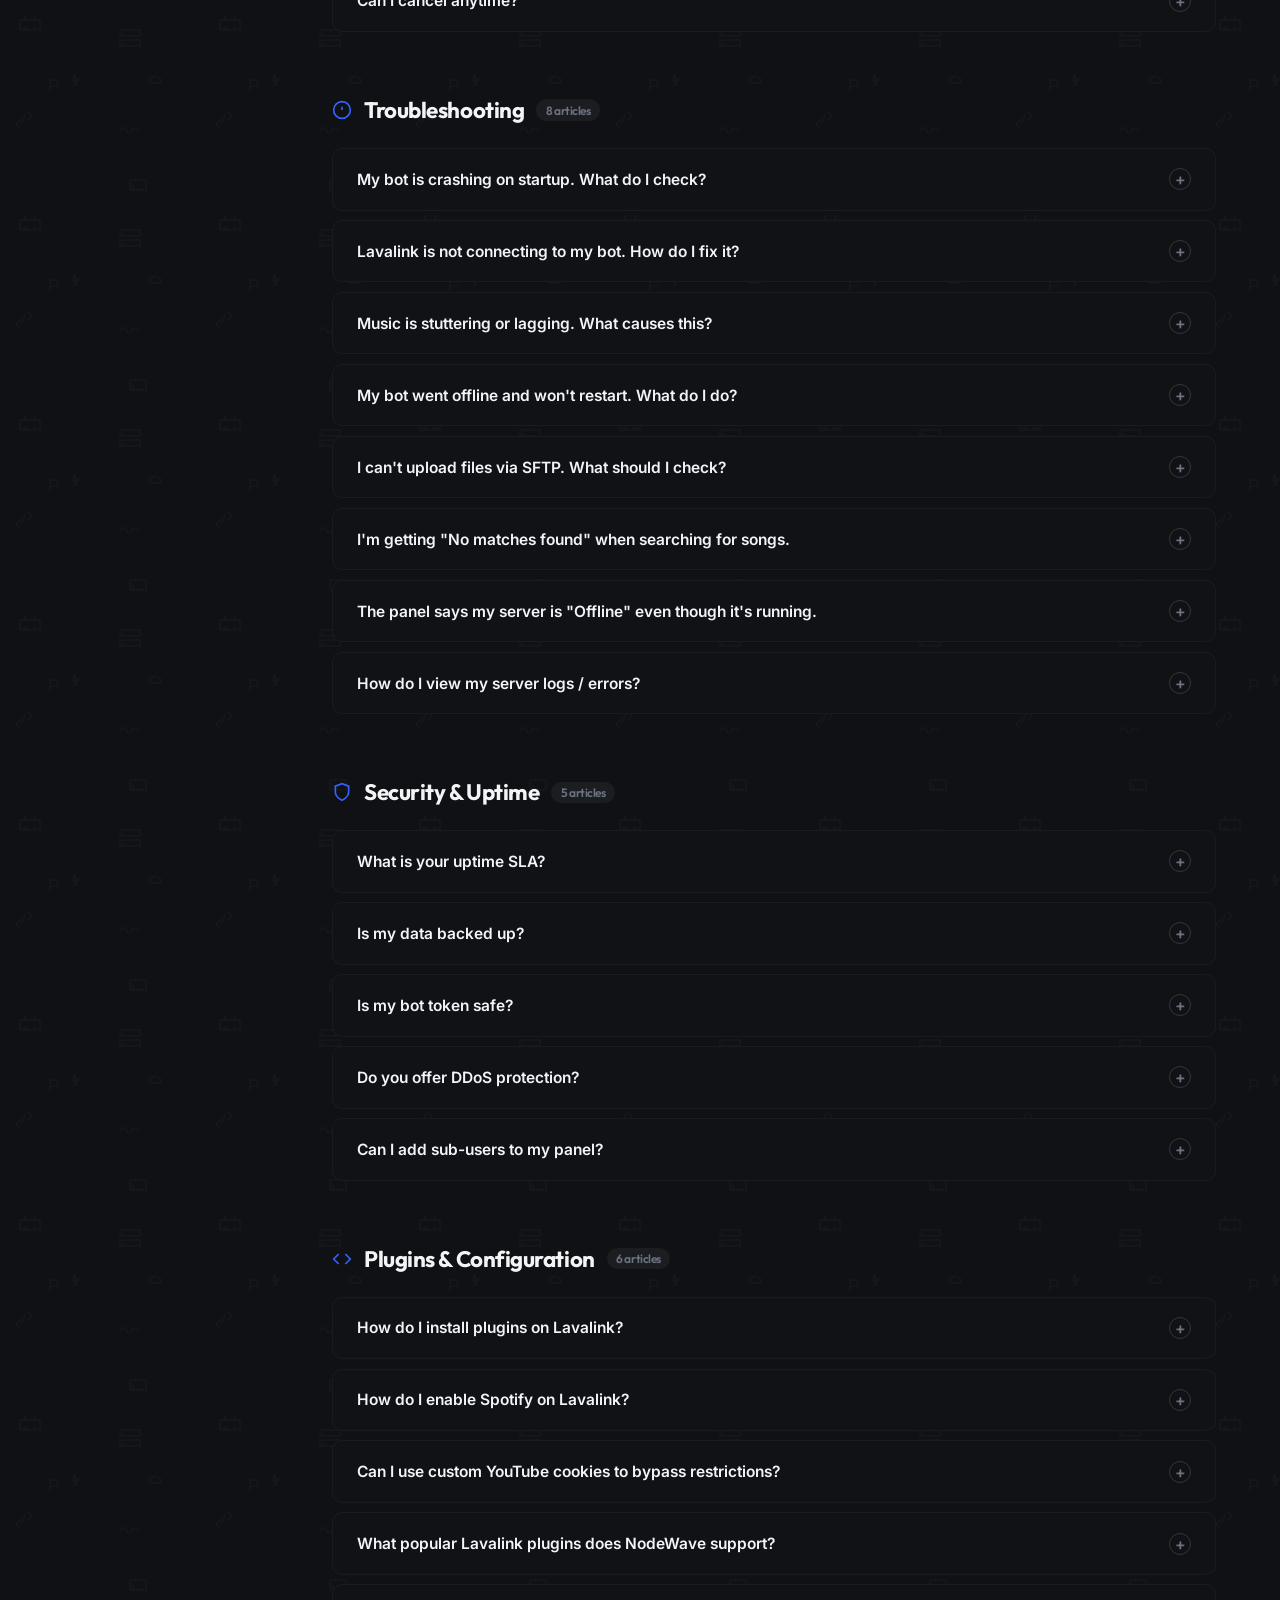
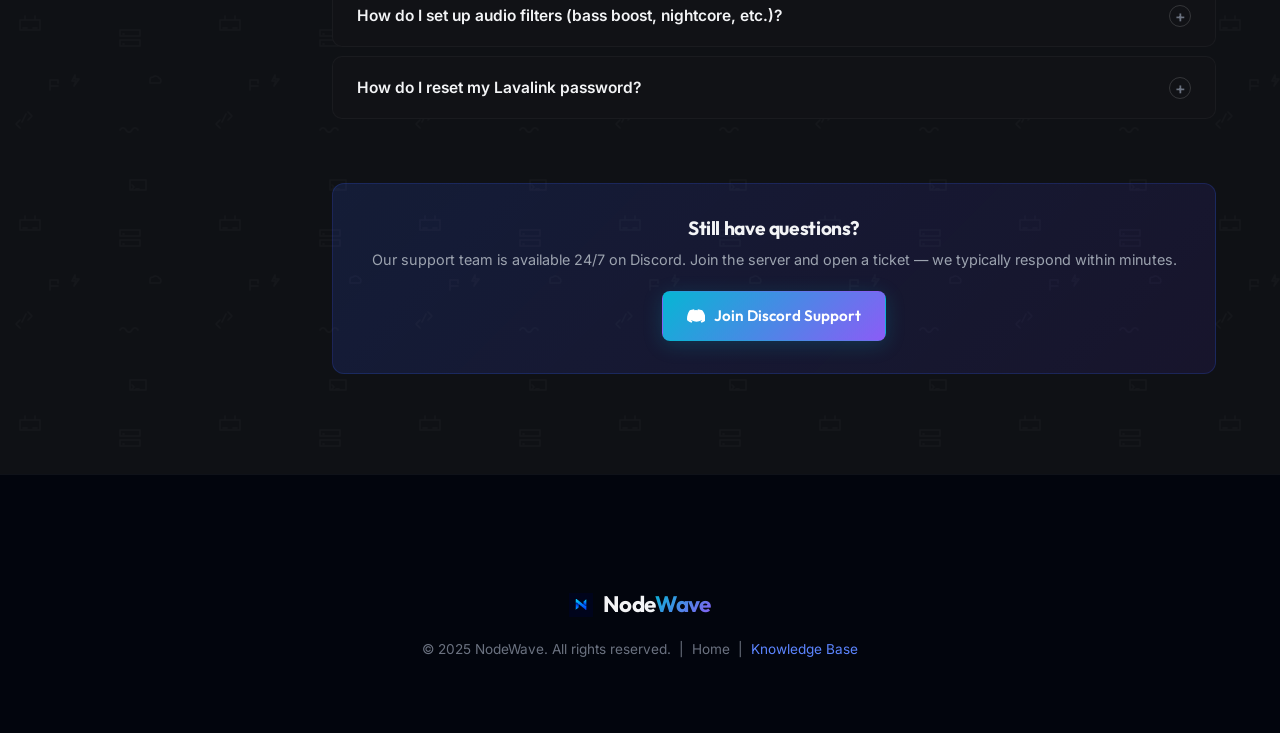
<file: knowledgebase.html>
<!DOCTYPE html>
<html lang="en">
<head>
    <meta charset="UTF-8">
    <meta name="viewport" content="width=device-width, initial-scale=1.0">
    <title>Knowledge Base | NodeWave – FAQ & Guides</title>
    <meta name="description" content="Find answers to everything about NodeWave's Discord Bot Hosting and Lavalink Node services. Setup guides, billing, troubleshooting and more.">
    <link rel="preconnect" href="https://fonts.googleapis.com">
    <link rel="preconnect" href="https://fonts.gstatic.com" crossorigin>
    <link href="https://fonts.googleapis.com/css2?family=Inter:wght@300;400;500;600;700&family=Outfit:wght@400;500;600;700;800&display=swap" rel="stylesheet">
    <link rel="stylesheet" href="style.css">
    <style>
        /* ── Knowledge Base Specific Styles ── */
        .kb-hero {
            padding: 160px 0 80px;
            text-align: center;
            position: relative;
        }
        .kb-hero-badge {
            display: inline-flex;
            align-items: center;
            gap: 0.5rem;
            background: rgba(43, 88, 248, 0.1);
            color: #5c85ff;
            padding: 0.5rem 1rem;
            border-radius: 20px;
            font-size: 0.85rem;
            font-weight: 600;
            margin-bottom: 1.5rem;
            border: 1px solid rgba(43, 88, 248, 0.2);
        }
        .kb-hero-title {
            font-family: var(--font-heading);
            font-size: clamp(2.4rem, 5vw, 4rem);
            font-weight: 800;
            line-height: 1.1;
            margin-bottom: 1.25rem;
            background: linear-gradient(135deg, #fff 0%, rgba(255,255,255,0.6) 100%);
            -webkit-background-clip: text;
            -webkit-text-fill-color: transparent;
        }
        .kb-hero-subtitle {
            color: var(--text-secondary);
            font-size: 1.1rem;
            max-width: 580px;
            margin: 0 auto 3rem;
        }
        .kb-search-bar {
            display: flex;
            max-width: 600px;
            margin: 0 auto;
            gap: 0;
            background: #111216;
            border: 1px solid rgba(255,255,255,0.07);
            border-radius: 10px;
            overflow: hidden;
        }
        .kb-search-bar svg {
            margin-left: 1.25rem;
            color: var(--text-muted);
            flex-shrink: 0;
            align-self: center;
        }
        .kb-search-bar input {
            flex: 1;
            padding: 1rem;
            background: transparent;
            border: none;
            color: var(--text-primary);
            font-family: var(--font-body);
            font-size: 0.95rem;
            outline: none;
        }
        .kb-search-bar input::placeholder { color: var(--text-muted); }

        /* Category tabs */
        .kb-tabs {
            display: flex;
            gap: 0.5rem;
            flex-wrap: wrap;
            margin-bottom: 3rem;
            padding-bottom: 1rem;
            border-bottom: 1px solid rgba(255,255,255,0.05);
        }
        .kb-tab {
            padding: 0.55rem 1.1rem;
            border-radius: 8px;
            font-size: 0.88rem;
            font-weight: 600;
            cursor: pointer;
            border: 1px solid rgba(255,255,255,0.06);
            background: transparent;
            color: var(--text-secondary);
            transition: var(--transition-fast);
            font-family: var(--font-body);
        }
        .kb-tab:hover { background: rgba(255,255,255,0.04); color: var(--text-primary); }
        .kb-tab.active { background: rgba(54,97,255,0.15); color: #5c85ff; border-color: rgba(54,97,255,0.3); }

        /* FAQ Categories */
        .kb-body { padding: 60px 0 100px; }
        .kb-category { margin-bottom: 4rem; }
        .kb-category-title {
            font-family: var(--font-heading);
            font-size: 1.4rem;
            font-weight: 700;
            color: var(--text-primary);
            margin-bottom: 1.5rem;
            display: flex;
            align-items: center;
            gap: 0.75rem;
        }
        .kb-category-title svg { color: #3661ff; }
        .kb-category-title span.cat-count {
            font-size: 0.75rem;
            font-weight: 600;
            color: var(--text-muted);
            background: rgba(255,255,255,0.05);
            padding: 0.2rem 0.6rem;
            border-radius: 20px;
        }

        /* FAQ accordion – same as index.html but re-scoped here for clarity */
        .kb-faq-list { display: flex; flex-direction: column; gap: 0.6rem; }
        .kb-faq-item {
            background: #111216;
            border: 1px solid rgba(255,255,255,0.04);
            border-radius: 10px;
            overflow: hidden;
            transition: border-color 0.2s ease;
        }
        .kb-faq-item.open { border-color: rgba(54,97,255,0.3); }
        .kb-faq-btn {
            width: 100%;
            display: flex;
            align-items: center;
            justify-content: space-between;
            padding: 1.2rem 1.5rem;
            background: transparent;
            border: none;
            color: var(--text-primary);
            font-family: var(--font-body);
            font-size: 0.97rem;
            font-weight: 600;
            cursor: pointer;
            text-align: left;
            gap: 1rem;
        }
        .kb-faq-btn:hover { color: #fff; }
        .kb-faq-icon {
            width: 22px;
            height: 22px;
            border-radius: 50%;
            border: 1.5px solid rgba(255,255,255,0.15);
            display: flex;
            align-items: center;
            justify-content: center;
            font-size: 1rem;
            color: var(--text-muted);
            flex-shrink: 0;
            transition: all 0.2s ease;
        }
        .kb-faq-item.open .kb-faq-icon {
            border-color: #3661ff;
            color: #3661ff;
            background: rgba(54,97,255,0.1);
            transform: rotate(45deg);
        }
        .kb-faq-body {
            max-height: 0;
            overflow: hidden;
            transition: max-height 0.35s ease, padding 0.2s ease;
        }
        .kb-faq-item.open .kb-faq-body { max-height: 600px; }
        .kb-faq-body p, .kb-faq-body ul {
            padding: 0 1.5rem 1.25rem;
            color: var(--text-secondary);
            font-size: 0.93rem;
            line-height: 1.75;
        }
        .kb-faq-body ul { padding-left: 2.5rem; }
        .kb-faq-body li { margin-bottom: 0.4rem; }
        .kb-faq-body code {
            background: rgba(255,255,255,0.06);
            padding: 0.1rem 0.4rem;
            border-radius: 4px;
            font-size: 0.88rem;
            font-family: monospace;
            color: #7dd3fc;
        }

        /* Sidebar layout */
        .kb-layout {
            display: grid;
            grid-template-columns: 220px 1fr;
            gap: 3rem;
            align-items: start;
        }
        .kb-sidebar {
            position: sticky;
            top: 100px;
        }
        .kb-sidebar-title {
            font-size: 0.75rem;
            font-weight: 700;
            text-transform: uppercase;
            letter-spacing: 0.1em;
            color: var(--text-muted);
            margin-bottom: 1rem;
        }
        .kb-sidebar-links { display: flex; flex-direction: column; gap: 0.25rem; }
        .kb-sidebar-link {
            display: flex;
            align-items: center;
            gap: 0.6rem;
            padding: 0.55rem 0.75rem;
            border-radius: 7px;
            font-size: 0.88rem;
            font-weight: 500;
            color: var(--text-secondary);
            text-decoration: none;
            transition: var(--transition-fast);
        }
        .kb-sidebar-link:hover { background: rgba(255,255,255,0.04); color: var(--text-primary); }
        .kb-sidebar-link.active { background: rgba(54,97,255,0.1); color: #5c85ff; }
        .kb-sidebar-link svg { flex-shrink: 0; }

        /* Help banner */
        .kb-help-banner {
            background: linear-gradient(135deg, rgba(54,97,255,0.15) 0%, rgba(100,54,255,0.1) 100%);
            border: 1px solid rgba(54,97,255,0.2);
            border-radius: 12px;
            padding: 2rem;
            text-align: center;
            margin-top: 4rem;
        }
        .kb-help-banner h3 { font-size: 1.2rem; font-weight: 700; margin-bottom: 0.5rem; }
        .kb-help-banner p { color: var(--text-secondary); font-size: 0.9rem; margin-bottom: 1.25rem; }

        /* No results */
        .kb-no-results { text-align: center; padding: 4rem 0; color: var(--text-muted); display: none; }

        @media (max-width: 900px) {
            .kb-layout { grid-template-columns: 1fr; }
            .kb-sidebar { position: static; }
            .kb-tabs { display: flex; overflow-x: auto; padding-bottom: 0.5rem; flex-wrap: nowrap; }
            .kb-tab { flex-shrink: 0; }
        }
        @media (max-width: 600px) {
            .kb-hero { padding: 130px 0 60px; }
            .kb-hero-title { font-size: 2rem; }
            .kb-faq-btn { font-size: 0.9rem; padding: 1rem 1.1rem; }
        }
    </style>
</head>
<body>
    <div class="glow-orb orb-1"></div>
    <div class="glow-orb orb-2"></div>
    <div class="glow-orb orb-3"></div>

    <!-- Navigation -->
    <header class="header">
        <div class="container nav-container">
            <a href="index.html" class="logo" id="nav-logo">
                <img src="nodewavelogo.png" alt="NodeWave Logo" class="logo-img">
                <span>Node<span class="gradient-text">Wave</span></span>
            </a>
            <nav class="nav-links">
                <a href="index.html#services" class="nav-link">Services</a>
                <a href="index.html#pricing" class="nav-link">Pricing</a>
                <a href="index.html#status" class="nav-link">Node Status</a>
                <a href="index.html#configurator" class="nav-link">Configurator</a>
                <a href="knowledgebase.html" class="nav-link" style="color: #5c85ff;">Knowledge Base</a>
            </nav>
            <div class="nav-actions">
                <a href="https://discord.gg/bothost" class="btn-discord-nav" target="_blank" rel="noopener">
                    <svg width="20" height="15" viewBox="0 0 127.14 96.36" fill="currentColor"><path d="M107.7,8.07A105.15,105.15,0,0,0,77.26,0a77.19,77.19,0,0,0-3.3,6.83A96.67,96.67,0,0,0,53.22,6.83,77.19,77.19,0,0,0,49.88,0,105.15,105.15,0,0,0,19.44,8.07C3.66,31.58-1.86,54.65,1,77.53A105.73,105.73,0,0,0,32,96.36a77.7,77.7,0,0,0,6.63-10.85,68.43,68.43,0,0,1-10.45-5c.88-.65,1.74-1.34,2.58-2a75.58,75.58,0,0,0,72.9,0c.84.71,1.7,1.4,2.58,2a68.32,68.32,0,0,1-10.45,5,78.37,78.37,0,0,0,6.63,10.85,105.5,105.5,0,0,0,31.1-18.77C129.76,48.45,123.75,25.66,107.7,8.07ZM42.45,65.69C36.18,65.69,31,60,31,53S36.18,40.36,42.45,40.36,53.83,46,53.83,53,48.72,65.69,42.45,65.69Zm42.24,0C78.41,65.69,73.24,60,73.24,53S78.41,40.36,84.69,40.36,96.07,46,96.07,53,91,65.69,84.69,65.69Z"/></svg>
                    <span>Discord</span>
                </a>
                <a href="index.html#billing" class="btn btn-primary btn-nav-cta">Client Panel</a>
            </div>
            <button class="mobile-toggle" id="mobile-nav-toggle" aria-label="Toggle menu">
                <span></span><span></span><span></span>
            </button>
        </div>
    </header>

    <!-- Mobile Drawer -->
    <div class="mobile-menu" id="mobile-menu-drawer">
        <a href="index.html#services" class="mobile-menu-link">Services</a>
        <a href="index.html#pricing" class="mobile-menu-link">Pricing</a>
        <a href="index.html#status" class="mobile-menu-link">Node Status</a>
        <a href="index.html#configurator" class="mobile-menu-link">Configurator</a>
        <a href="knowledgebase.html" class="mobile-menu-link" style="color:#5c85ff;">Knowledge Base</a>
        <div class="mobile-menu-actions">
            <a href="https://discord.gg/bothost" class="btn-discord-nav" target="_blank" rel="noopener">Discord Support</a>
            <a href="index.html#billing" class="btn btn-primary" style="text-align:center;display:block;margin-top:1rem;">Client Panel</a>
        </div>
    </div>

    <!-- KB Hero -->
    <section class="kb-hero">
        <div class="container">
            <div class="kb-hero-badge">
                <svg width="14" height="14" viewBox="0 0 24 24" fill="none" stroke="currentColor" stroke-width="2"><circle cx="12" cy="12" r="10"/><path d="M9.09 9a3 3 0 0 1 5.83 1c0 2-3 3-3 3"/><line x1="12" y1="17" x2="12.01" y2="17"/></svg>
                Knowledge Base
            </div>
            <h1 class="kb-hero-title">Answers to Everything<br>About NodeWave</h1>
            <p class="kb-hero-subtitle">Browse our full FAQ library covering setup, billing, Lavalink config, troubleshooting, and more.</p>
            <div class="kb-search-bar">
                <svg width="18" height="18" viewBox="0 0 24 24" fill="none" stroke="currentColor" stroke-width="2"><circle cx="11" cy="11" r="8"/><line x1="21" y1="21" x2="16.65" y2="16.65"/></svg>
                <input type="text" id="kb-search-input" placeholder="Search questions... e.g. Spotify plugin" autocomplete="off">
            </div>
        </div>
    </section>

    <!-- KB Body -->
    <section class="kb-body">
        <div class="container">

            <!-- Category Tabs -->
            <div class="kb-tabs" id="kb-tabs">
                <button class="kb-tab active" data-cat="all">All Topics</button>
                <button class="kb-tab" data-cat="getting-started">Getting Started</button>
                <button class="kb-tab" data-cat="lavalink">Lavalink</button>
                <button class="kb-tab" data-cat="bot-hosting">Bot Hosting</button>
                <button class="kb-tab" data-cat="billing">Billing & Plans</button>
                <button class="kb-tab" data-cat="troubleshooting">Troubleshooting</button>
                <button class="kb-tab" data-cat="security">Security & Uptime</button>
                <button class="kb-tab" data-cat="plugins">Plugins & Config</button>
            </div>

            <div class="kb-layout">
                <!-- Sidebar -->
                <aside class="kb-sidebar">
                    <p class="kb-sidebar-title">Jump To Section</p>
                    <div class="kb-sidebar-links">
                        <a href="#cat-getting-started" class="kb-sidebar-link active">
                            <svg width="15" height="15" viewBox="0 0 24 24" fill="none" stroke="currentColor" stroke-width="2"><path d="M3 9l9-7 9 7v11a2 2 0 0 1-2 2H5a2 2 0 0 1-2-2z"/><polyline points="9 22 9 12 15 12 15 22"/></svg>
                            Getting Started
                        </a>
                        <a href="#cat-lavalink" class="kb-sidebar-link">
                            <svg width="15" height="15" viewBox="0 0 24 24" fill="none" stroke="currentColor" stroke-width="2"><path d="M3 18v-6a9 9 0 0 1 18 0v6"/><path d="M21 19a2 2 0 0 1-2 2h-1a2 2 0 0 1-2-2v-3a2 2 0 0 1 2-2h3zM3 19a2 2 0 0 0 2 2h1a2 2 0 0 0 2-2v-3a2 2 0 0 0-2-2H3z"/></svg>
                            Lavalink
                        </a>
                        <a href="#cat-bot-hosting" class="kb-sidebar-link">
                            <svg width="15" height="15" viewBox="0 0 24 24" fill="none" stroke="currentColor" stroke-width="2"><rect x="2" y="3" width="20" height="14" rx="2" ry="2"/><line x1="8" y1="21" x2="16" y2="21"/><line x1="12" y1="17" x2="12" y2="21"/></svg>
                            Bot Hosting
                        </a>
                        <a href="#cat-billing" class="kb-sidebar-link">
                            <svg width="15" height="15" viewBox="0 0 24 24" fill="none" stroke="currentColor" stroke-width="2"><rect x="1" y="4" width="22" height="16" rx="2" ry="2"/><line x1="1" y1="10" x2="23" y2="10"/></svg>
                            Billing & Plans
                        </a>
                        <a href="#cat-troubleshooting" class="kb-sidebar-link">
                            <svg width="15" height="15" viewBox="0 0 24 24" fill="none" stroke="currentColor" stroke-width="2"><circle cx="12" cy="12" r="10"/><line x1="12" y1="8" x2="12" y2="12"/><line x1="12" y1="16" x2="12.01" y2="16"/></svg>
                            Troubleshooting
                        </a>
                        <a href="#cat-security" class="kb-sidebar-link">
                            <svg width="15" height="15" viewBox="0 0 24 24" fill="none" stroke="currentColor" stroke-width="2"><path d="M12 22s8-4 8-10V5l-8-3-8 3v7c0 6 8 10 8 10z"/></svg>
                            Security & Uptime
                        </a>
                        <a href="#cat-plugins" class="kb-sidebar-link">
                            <svg width="15" height="15" viewBox="0 0 24 24" fill="none" stroke="currentColor" stroke-width="2"><polyline points="16 18 22 12 16 6"/><polyline points="8 6 2 12 8 18"/></svg>
                            Plugins & Config
                        </a>
                    </div>
                </aside>

                <!-- Main Content -->
                <main>
                    <div class="kb-no-results" id="kb-no-results">
                        <svg width="40" height="40" viewBox="0 0 24 24" fill="none" stroke="currentColor" stroke-width="1.5" style="margin-bottom:1rem;color:#3661ff"><circle cx="11" cy="11" r="8"/><line x1="21" y1="21" x2="16.65" y2="16.65"/></svg>
                        <p style="font-size:1rem;color:var(--text-secondary)">No results found. Try a different keyword.</p>
                    </div>

                    <!-- ─── GETTING STARTED ─── -->
                    <div class="kb-category" id="cat-getting-started" data-cat="getting-started">
                        <h2 class="kb-category-title">
                            <svg width="20" height="20" viewBox="0 0 24 24" fill="none" stroke="currentColor" stroke-width="2"><path d="M3 9l9-7 9 7v11a2 2 0 0 1-2 2H5a2 2 0 0 1-2-2z"/><polyline points="9 22 9 12 15 12 15 22"/></svg>
                            Getting Started
                            <span class="cat-count">7 articles</span>
                        </h2>
                        <div class="kb-faq-list">
                            <div class="kb-faq-item">
                                <button class="kb-faq-btn"><span>How do I place my first order?</span><span class="kb-faq-icon">+</span></button>
                                <div class="kb-faq-body"><p>Visit our <a href="index.html#pricing" style="color:#5c85ff">Pricing page</a>, select the plan that suits your needs (Discord Bot or Lavalink), click "Order Now", fill in your details on the billing portal, and complete your payment. Your server credentials will be emailed to you instantly after invoice verification.</p></div>
                            </div>
                            <div class="kb-faq-item">
                                <button class="kb-faq-btn"><span>How long does server activation take?</span><span class="kb-faq-icon">+</span></button>
                                <div class="kb-faq-body"><p>Deployment is 100% automated and instant. As soon as your invoice is verified your Pterodactyl panel login credentials are delivered to your email — you can upload files and boot your server immediately.</p></div>
                            </div>
                            <div class="kb-faq-item">
                                <button class="kb-faq-btn"><span>What control panel do you use?</span><span class="kb-faq-icon">+</span></button>
                                <div class="kb-faq-body"><p>NodeWave uses <strong>Pterodactyl</strong>, the industry-standard open-source game/server control panel. It gives you a web-based dashboard to start/stop/restart your server, view real-time resource usage, manage files, read console logs, set up scheduled tasks, and create sub-users.</p></div>
                            </div>
                            <div class="kb-faq-item">
                                <button class="kb-faq-btn"><span>How do I upload my bot files?</span><span class="kb-faq-icon">+</span></button>
                                <div class="kb-faq-body">
                                    <p>You can upload files in two ways:</p>
                                    <ul>
                                        <li>Use the built-in <strong>File Manager</strong> in the Pterodactyl panel (drag & drop supported).</li>
                                        <li>Connect via <strong>SFTP</strong> using any FTP client (e.g. FileZilla or WinSCP) using the SFTP credentials shown in your panel Settings tab.</li>
                                    </ul>
                                </div>
                            </div>
                            <div class="kb-faq-item">
                                <button class="kb-faq-btn"><span>Which programming languages are supported for bots?</span><span class="kb-faq-icon">+</span></button>
                                <div class="kb-faq-body">
                                    <p>All major languages are supported through pre-built Eggs in Pterodactyl:</p>
                                    <ul>
                                        <li><strong>Node.js</strong> (discord.js, eris, sapphire)</li>
                                        <li><strong>Python</strong> (discord.py, nextcord, py-cord)</li>
                                        <li><strong>Java</strong> (JDA, Javacord)</li>
                                        <li><strong>Go, Rust, C#</strong> via custom eggs on request.</li>
                                    </ul>
                                </div>
                            </div>
                            <div class="kb-faq-item">
                                <button class="kb-faq-btn"><span>Can I have multiple bots on one plan?</span><span class="kb-faq-icon">+</span></button>
                                <div class="kb-faq-body"><p>Each plan covers one server container. If you need to run multiple bots, you can either order multiple plans or contact us on Discord — we offer bulk pricing for multi-bot setups.</p></div>
                            </div>
                            <div class="kb-faq-item">
                                <button class="kb-faq-btn"><span>Do you provide a free trial?</span><span class="kb-faq-icon">+</span></button>
                                <div class="kb-faq-body"><p>Yes! All Managed Lavalink plans include a <strong>24-hour free trial</strong>. You can test full playback quality using the Lavalink Audio Test demo right on our homepage before you commit to a plan.</p></div>
                            </div>
                        </div>
                    </div>

                    <!-- ─── LAVALINK ─── -->
                    <div class="kb-category" id="cat-lavalink" data-cat="lavalink">
                        <h2 class="kb-category-title">
                            <svg width="20" height="20" viewBox="0 0 24 24" fill="none" stroke="currentColor" stroke-width="2"><path d="M3 18v-6a9 9 0 0 1 18 0v6"/><path d="M21 19a2 2 0 0 1-2 2h-1a2 2 0 0 1-2-2v-3a2 2 0 0 1 2-2h3zM3 19a2 2 0 0 0 2 2h1a2 2 0 0 0 2-2v-3a2 2 0 0 0-2-2H3z"/></svg>
                            Lavalink
                            <span class="cat-count">9 articles</span>
                        </h2>
                        <div class="kb-faq-list">
                            <div class="kb-faq-item">
                                <button class="kb-faq-btn"><span>What is Lavalink and why do I need dedicated hosting for it?</span><span class="kb-faq-icon">+</span></button>
                                <div class="kb-faq-body"><p>Lavalink is a standalone audio-sending node written in Java. It handles all audio processing, decoding, and stream management for Discord music bots — offloading that heavy work from your main bot process. Without dedicated Lavalink hosting, your bot server CPU will be bottlenecked, causing lag, stuttering, and voice disconnects under load.</p></div>
                            </div>
                            <div class="kb-faq-item">
                                <button class="kb-faq-btn"><span>How do I connect my bot to my NodeWave Lavalink node?</span><span class="kb-faq-icon">+</span></button>
                                <div class="kb-faq-body">
                                    <p>In your bot's Lavalink client library config, use the following values (replace with your actual credentials from the panel):</p>
                                    <ul>
                                        <li><code>host</code>: Your server IP or hostname</li>
                                        <li><code>port</code>: The port shown in your panel (default <code>2333</code>)</li>
                                        <li><code>password</code>: The password set in your <code>application.yml</code></li>
                                        <li><code>secure</code>: <code>false</code> unless you've configured SSL</li>
                                    </ul>
                                </div>
                            </div>
                            <div class="kb-faq-item">
                                <button class="kb-faq-btn"><span>Which Lavalink version do you run?</span><span class="kb-faq-icon">+</span></button>
                                <div class="kb-faq-body"><p>We support both <strong>Lavalink v3</strong> and the latest <strong>Lavalink v4</strong>. You can choose your preferred version when ordering or request a version switch via our support Discord. v4 is recommended for all new projects as it brings a revamped REST API and better plugin support.</p></div>
                            </div>
                            <div class="kb-faq-item">
                                <button class="kb-faq-btn"><span>Can I edit the application.yml config file?</span><span class="kb-faq-icon">+</span></button>
                                <div class="kb-faq-body"><p>Yes, full access is granted. Navigate to the <strong>File Manager</strong> in your panel, find <code>application.yml</code> in your server's root, and edit it directly in the browser editor or via SFTP. Remember to restart your Lavalink server after saving changes.</p></div>
                            </div>
                            <div class="kb-faq-item">
                                <button class="kb-faq-btn"><span>Does Lavalink support Spotify, Apple Music, and SoundCloud?</span><span class="kb-faq-icon">+</span></button>
                                <div class="kb-faq-body"><p>Out of the box, Lavalink supports <strong>YouTube, SoundCloud, Bandcamp, Vimeo, Twitch, and direct HTTP links</strong>. For Spotify and Apple Music, you need to install the <strong>LavaSrc</strong> plugin (which we support). Spotify resolves tracks via YouTube internally — no official Spotify API audio streaming is involved.</p></div>
                            </div>
                            <div class="kb-faq-item">
                                <button class="kb-faq-btn"><span>How many simultaneous audio streams can one node handle?</span><span class="kb-faq-icon">+</span></button>
                                <div class="kb-faq-body"><p>This depends on your plan's RAM and CPU allocation. As a rough guide: 512 MB RAM handles ~5–10 simultaneous streams, 1 GB handles ~20–30, and 2 GB+ handles 50+ without degradation. All our hardware uses AMD Ryzen processors for maximum single-thread performance.</p></div>
                            </div>
                            <div class="kb-faq-item">
                                <button class="kb-faq-btn"><span>What port does Lavalink use by default?</span><span class="kb-faq-icon">+</span></button>
                                <div class="kb-faq-body"><p>Lavalink uses port <code>2333</code> by default. In our panel, an external port will be allocated and mapped to your container's internal 2333 — always use the <strong>external port shown in your panel</strong> when configuring your bot.</p></div>
                            </div>
                            <div class="kb-faq-item">
                                <button class="kb-faq-btn"><span>Is the public NodeWave Lavalink node free to use?</span><span class="kb-faq-icon">+</span></button>
                                <div class="kb-faq-body"><p>Yes! Our <strong>Public Lavalink node</strong> is available for free to test. You can use it in the Lavalink Audio Test section on the homepage. However, the public node has rate limits and no uptime guarantees. For production bots, a dedicated managed Lavalink plan is strongly recommended.</p></div>
                            </div>
                            <div class="kb-faq-item">
                                <button class="kb-faq-btn"><span>Can I run multiple Lavalink instances on one server?</span><span class="kb-faq-icon">+</span></button>
                                <div class="kb-faq-body"><p>Each plan runs one Lavalink process per container. If you need multiple sharded nodes (e.g. for very large bots), contact our support to discuss a multi-node arrangement with dedicated IPs and balanced resource allocation.</p></div>
                            </div>
                        </div>
                    </div>

                    <!-- ─── BOT HOSTING ─── -->
                    <div class="kb-category" id="cat-bot-hosting" data-cat="bot-hosting">
                        <h2 class="kb-category-title">
                            <svg width="20" height="20" viewBox="0 0 24 24" fill="none" stroke="currentColor" stroke-width="2"><rect x="2" y="3" width="20" height="14" rx="2" ry="2"/><line x1="8" y1="21" x2="16" y2="21"/><line x1="12" y1="17" x2="12" y2="21"/></svg>
                            Bot Hosting
                            <span class="cat-count">6 articles</span>
                        </h2>
                        <div class="kb-faq-list">
                            <div class="kb-faq-item">
                                <button class="kb-faq-btn"><span>How do I keep my bot running 24/7?</span><span class="kb-faq-icon">+</span></button>
                                <div class="kb-faq-body"><p>Once your files are uploaded and your start command is configured in the panel, simply click the green <strong>Start</strong> button. The container will keep your process running indefinitely. You can also enable <strong>Auto-Restart on Crash</strong> in the panel's Settings tab so your bot restarts automatically if it ever exits unexpectedly.</p></div>
                            </div>
                            <div class="kb-faq-item">
                                <button class="kb-faq-btn"><span>How do I set environment variables (.env)?</span><span class="kb-faq-icon">+</span></button>
                                <div class="kb-faq-body"><p>You can set environment variables two ways: upload a <code>.env</code> file through the File Manager, or go to the <strong>Startup</strong> tab in your Pterodactyl panel and define variables there. Variables defined in the panel take precedence and are more secure as they are never stored in plain text files.</p></div>
                            </div>
                            <div class="kb-faq-item">
                                <button class="kb-faq-btn"><span>Can I install npm / pip packages?</span><span class="kb-faq-icon">+</span></button>
                                <div class="kb-faq-body"><p>Yes. Use the Console tab in your panel to run commands like <code>npm install</code> or <code>pip install -r requirements.txt</code> directly inside your container. Alternatively, configure your start command to run <code>npm install && node index.js</code> so dependencies are installed on every boot.</p></div>
                            </div>
                            <div class="kb-faq-item">
                                <button class="kb-faq-btn"><span>What Node.js / Python versions are available?</span><span class="kb-faq-icon">+</span></button>
                                <div class="kb-faq-body">
                                    <p>Available runtime versions include:</p>
                                    <ul>
                                        <li><strong>Node.js:</strong> 16, 18, 20 (LTS), 21</li>
                                        <li><strong>Python:</strong> 3.9, 3.10, 3.11, 3.12</li>
                                        <li><strong>Java:</strong> 11, 17, 21 (for Lavalink)</li>
                                    </ul>
                                    <p>You can request a different version via our Discord support.</p>
                                </div>
                            </div>
                            <div class="kb-faq-item">
                                <button class="kb-faq-btn"><span>Is there a database included with my plan?</span><span class="kb-faq-icon">+</span></button>
                                <div class="kb-faq-body"><p>Yes! Bot Hosting plans include <strong>MySQL/MariaDB database slots</strong> depending on your plan tier. You can create and manage databases directly from the <strong>Databases</strong> tab in your Pterodactyl panel. Connection credentials (host, port, user, password, database name) are shown there.</p></div>
                            </div>
                            <div class="kb-faq-item">
                                <button class="kb-faq-btn"><span>Can I schedule tasks (cron jobs)?</span><span class="kb-faq-icon">+</span></button>
                                <div class="kb-faq-body"><p>Absolutely. The <strong>Schedules</strong> tab in Pterodactyl lets you create cron-style tasks such as automatic restarts, backup triggers, or custom console commands at defined intervals — all without needing SSH access.</p></div>
                            </div>
                        </div>
                    </div>

                    <!-- ─── BILLING ─── -->
                    <div class="kb-category" id="cat-billing" data-cat="billing">
                        <h2 class="kb-category-title">
                            <svg width="20" height="20" viewBox="0 0 24 24" fill="none" stroke="currentColor" stroke-width="2"><rect x="1" y="4" width="22" height="16" rx="2" ry="2"/><line x1="1" y1="10" x2="23" y2="10"/></svg>
                            Billing & Plans
                            <span class="cat-count">7 articles</span>
                        </h2>
                        <div class="kb-faq-list">
                            <div class="kb-faq-item">
                                <button class="kb-faq-btn"><span>What payment methods do you accept?</span><span class="kb-faq-icon">+</span></button>
                                <div class="kb-faq-body"><p>We accept <strong>UPI, PayPal, credit/debit cards</strong> (Visa, Mastercard), and various regional payment methods. For enterprise/bulk orders, bank transfers are available. Contact us on Discord for details.</p></div>
                            </div>
                            <div class="kb-faq-item">
                                <button class="kb-faq-btn"><span>Is billing monthly or annual?</span><span class="kb-faq-icon">+</span></button>
                                <div class="kb-faq-body"><p>All plans are billed <strong>monthly</strong> by default. Annual billing is available on request with a discount. Your service renews automatically unless you cancel before the renewal date.</p></div>
                            </div>
                            <div class="kb-faq-item">
                                <button class="kb-faq-btn"><span>Can I upgrade or downgrade my plan?</span><span class="kb-faq-icon">+</span></button>
                                <div class="kb-faq-body"><p>Yes. You can request a plan change anytime through our billing portal or Discord support. Upgrades are applied instantly (prorated). Downgrades take effect at the start of the next billing cycle.</p></div>
                            </div>
                            <div class="kb-faq-item">
                                <button class="kb-faq-btn"><span>Do you offer refunds?</span><span class="kb-faq-icon">+</span></button>
                                <div class="kb-faq-body"><p>We offer a <strong>24-hour money-back guarantee</strong> on first-time orders if you are not satisfied. Refunds are not available after 24 hours except in cases of provable service failure on our end. Please open a ticket on Discord to request a refund.</p></div>
                            </div>
                            <div class="kb-faq-item">
                                <button class="kb-faq-btn"><span>What happens if I miss a payment?</span><span class="kb-faq-icon">+</span></button>
                                <div class="kb-faq-body"><p>You will receive an email reminder 3 days before your invoice is due. If the invoice remains unpaid, your server will be suspended (not deleted) for 7 days. After 7 days of non-payment, the server and its data will be permanently removed. Paying the overdue invoice during the suspension window will reactivate your server immediately.</p></div>
                            </div>
                            <div class="kb-faq-item">
                                <button class="kb-faq-btn"><span>Are there setup fees?</span><span class="kb-faq-icon">+</span></button>
                                <div class="kb-faq-body"><p>No. There are absolutely <strong>zero setup fees</strong>. You only pay the advertised monthly plan price. Deployment, configuration assistance, and onboarding are all included at no extra cost.</p></div>
                            </div>
                            <div class="kb-faq-item">
                                <button class="kb-faq-btn"><span>Can I cancel anytime?</span><span class="kb-faq-icon">+</span></button>
                                <div class="kb-faq-body"><p>Yes. You can cancel your plan at any time through the billing portal without any cancellation fees. Your server will remain active until the end of the paid billing period. We recommend backing up your data before cancellation.</p></div>
                            </div>
                        </div>
                    </div>

                    <!-- ─── TROUBLESHOOTING ─── -->
                    <div class="kb-category" id="cat-troubleshooting" data-cat="troubleshooting">
                        <h2 class="kb-category-title">
                            <svg width="20" height="20" viewBox="0 0 24 24" fill="none" stroke="currentColor" stroke-width="2"><circle cx="12" cy="12" r="10"/><line x1="12" y1="8" x2="12" y2="12"/><line x1="12" y1="16" x2="12.01" y2="16"/></svg>
                            Troubleshooting
                            <span class="cat-count">8 articles</span>
                        </h2>
                        <div class="kb-faq-list">
                            <div class="kb-faq-item">
                                <button class="kb-faq-btn"><span>My bot is crashing on startup. What do I check?</span><span class="kb-faq-icon">+</span></button>
                                <div class="kb-faq-body">
                                    <p>Check the following in order:</p>
                                    <ul>
                                        <li>Open the <strong>Console</strong> tab — read the error message carefully.</li>
                                        <li>Make sure your <strong>Start Command</strong> is correct (Startup tab).</li>
                                        <li>Verify all required <strong>environment variables</strong> (bot token, etc.) are set.</li>
                                        <li>Make sure dependencies are installed (run <code>npm install</code> in console).</li>
                                        <li>Check that you are using a compatible <strong>Node.js/Python version</strong>.</li>
                                    </ul>
                                </div>
                            </div>
                            <div class="kb-faq-item">
                                <button class="kb-faq-btn"><span>Lavalink is not connecting to my bot. How do I fix it?</span><span class="kb-faq-icon">+</span></button>
                                <div class="kb-faq-body">
                                    <p>Common reasons Lavalink won't connect:</p>
                                    <ul>
                                        <li>Wrong <strong>host</strong> — use the exact IP/hostname from your panel, not <code>localhost</code>.</li>
                                        <li>Wrong <strong>port</strong> — use the <em>external</em> port allocated in your panel, not 2333.</li>
                                        <li>Wrong <strong>password</strong> — must match exactly what is in your <code>application.yml</code>.</li>
                                        <li>Lavalink server is <strong>not started</strong> — check the panel console for errors.</li>
                                        <li>Firewall blocking the port — contact support if you suspect this.</li>
                                    </ul>
                                </div>
                            </div>
                            <div class="kb-faq-item">
                                <button class="kb-faq-btn"><span>Music is stuttering or lagging. What causes this?</span><span class="kb-faq-icon">+</span></button>
                                <div class="kb-faq-body"><p>Stuttering is usually caused by insufficient RAM or CPU for the number of active streams. Try upgrading your Lavalink plan to a higher tier. Also make sure you are connecting to the <strong>nearest region node</strong> to your Discord voice server for minimal latency.</p></div>
                            </div>
                            <div class="kb-faq-item">
                                <button class="kb-faq-btn"><span>My bot went offline and won't restart. What do I do?</span><span class="kb-faq-icon">+</span></button>
                                <div class="kb-faq-body"><p>Log into your Pterodactyl panel, go to your server, and click the <strong>Start</strong> button. Check the console for any error output. If the server shows "Installing" or is stuck, open a support ticket on Discord. Make sure Auto-Restart is enabled in Settings to prevent this in future.</p></div>
                            </div>
                            <div class="kb-faq-item">
                                <button class="kb-faq-btn"><span>I can't upload files via SFTP. What should I check?</span><span class="kb-faq-icon">+</span></button>
                                <div class="kb-faq-body">
                                    <ul>
                                        <li>Use the <strong>SFTP credentials</strong> from the Settings tab — not SSH credentials.</li>
                                        <li>Ensure your FTP client is set to <strong>SFTP</strong> protocol, not FTP or FTPS.</li>
                                        <li>The SFTP port is usually <strong>2022</strong>, not 22 — check your panel.</li>
                                        <li>Your firewall or antivirus might be blocking the outbound connection.</li>
                                    </ul>
                                </div>
                            </div>
                            <div class="kb-faq-item">
                                <button class="kb-faq-btn"><span>I'm getting "No matches found" when searching for songs.</span><span class="kb-faq-icon">+</span></button>
                                <div class="kb-faq-body"><p>This usually means the YouTube or platform source is blocked or rate-limited on the node. Try searching with a <code>ytsearch:</code> prefix (e.g. <code>ytsearch:Believer</code>). If the issue persists, it may require updating your LavaSrc plugin or switching to a different audio source. Contact support for guidance.</p></div>
                            </div>
                            <div class="kb-faq-item">
                                <button class="kb-faq-btn"><span>The panel says my server is "Offline" even though it's running.</span><span class="kb-faq-icon">+</span></button>
                                <div class="kb-faq-body"><p>This can happen if the Wings daemon has a temporary communication hiccup. Try refreshing the page. If the status doesn't update within 2 minutes, restart the server via the panel's Kill/Start buttons. If the issue continues, report it in our Discord support channel — it may be a node-level issue we need to investigate.</p></div>
                            </div>
                            <div class="kb-faq-item">
                                <button class="kb-faq-btn"><span>How do I view my server logs / errors?</span><span class="kb-faq-icon">+</span></button>
                                <div class="kb-faq-body"><p>All stdout/stderr output is visible in real-time in the <strong>Console</strong> tab of your Pterodactyl panel. For persisted logs, your application must write to a log file itself (e.g. using <code>winston</code> in Node.js or Python's <code>logging</code> module). You can then view those files in the File Manager.</p></div>
                            </div>
                        </div>
                    </div>

                    <!-- ─── SECURITY & UPTIME ─── -->
                    <div class="kb-category" id="cat-security" data-cat="security">
                        <h2 class="kb-category-title">
                            <svg width="20" height="20" viewBox="0 0 24 24" fill="none" stroke="currentColor" stroke-width="2"><path d="M12 22s8-4 8-10V5l-8-3-8 3v7c0 6 8 10 8 10z"/></svg>
                            Security & Uptime
                            <span class="cat-count">5 articles</span>
                        </h2>
                        <div class="kb-faq-list">
                            <div class="kb-faq-item">
                                <button class="kb-faq-btn"><span>What is your uptime SLA?</span><span class="kb-faq-icon">+</span></button>
                                <div class="kb-faq-body"><p>NodeWave guarantees a <strong>99.9% uptime SLA</strong> on all plans. Our infrastructure uses redundant power, network links, and automated failover. Scheduled maintenance windows are announced at least 24 hours in advance on our Discord.</p></div>
                            </div>
                            <div class="kb-faq-item">
                                <button class="kb-faq-btn"><span>Is my data backed up?</span><span class="kb-faq-icon">+</span></button>
                                <div class="kb-faq-body"><p>NodeWave performs regular infrastructure-level backups. However, we strongly recommend creating your own backups using the <strong>Backups</strong> tab in Pterodactyl. You can store up to a defined number of backups (depending on your plan) and restore them with a single click.</p></div>
                            </div>
                            <div class="kb-faq-item">
                                <button class="kb-faq-btn"><span>Is my bot token safe?</span><span class="kb-faq-icon">+</span></button>
                                <div class="kb-faq-body"><p>Your bot token is stored as an <strong>encrypted environment variable</strong> in Pterodactyl. Staff never have access to your individual container environment variables. Always set your token via the Startup tab, never hardcode it in your files.</p></div>
                            </div>
                            <div class="kb-faq-item">
                                <button class="kb-faq-btn"><span>Do you offer DDoS protection?</span><span class="kb-faq-icon">+</span></button>
                                <div class="kb-faq-body"><p>Yes. All our nodes are protected by enterprise-grade <strong>DDoS mitigation</strong> at the network level. This covers volumetric attacks, protocol attacks, and application-layer attacks. In the event of a targeted attack, our team will take additional mitigation steps.</p></div>
                            </div>
                            <div class="kb-faq-item">
                                <button class="kb-faq-btn"><span>Can I add sub-users to my panel?</span><span class="kb-faq-icon">+</span></button>
                                <div class="kb-faq-body"><p>Yes. In the <strong>Users</strong> tab of your Pterodactyl server, you can invite other users by email and grant them specific permissions (e.g. start/stop, file manager, console access) without giving them your full account credentials.</p></div>
                            </div>
                        </div>
                    </div>

                    <!-- ─── PLUGINS & CONFIG ─── -->
                    <div class="kb-category" id="cat-plugins" data-cat="plugins">
                        <h2 class="kb-category-title">
                            <svg width="20" height="20" viewBox="0 0 24 24" fill="none" stroke="currentColor" stroke-width="2"><polyline points="16 18 22 12 16 6"/><polyline points="8 6 2 12 8 18"/></svg>
                            Plugins & Configuration
                            <span class="cat-count">6 articles</span>
                        </h2>
                        <div class="kb-faq-list">
                            <div class="kb-faq-item">
                                <button class="kb-faq-btn"><span>How do I install plugins on Lavalink?</span><span class="kb-faq-icon">+</span></button>
                                <div class="kb-faq-body">
                                    <p>Two methods:</p>
                                    <ul>
                                        <li><strong>Via application.yml (recommended for v4):</strong> Add the plugin under the <code>plugins:</code> block in your config — Lavalink will auto-download it on startup.</li>
                                        <li><strong>Manual upload:</strong> Upload the <code>.jar</code> file into the <code>plugins/</code> directory in your server files and restart.</li>
                                    </ul>
                                </div>
                            </div>
                            <div class="kb-faq-item">
                                <button class="kb-faq-btn"><span>How do I enable Spotify on Lavalink?</span><span class="kb-faq-icon">+</span></button>
                                <div class="kb-faq-body">
                                    <p>Install the <strong>LavaSrc</strong> plugin and add the following to your <code>application.yml</code>:</p>
                                    <ul>
                                        <li>Set your Spotify <code>clientId</code> and <code>clientSecret</code> (from the Spotify Developer Dashboard).</li>
                                        <li>Set <code>countryCode</code> to your region (e.g. <code>IN</code> for India).</li>
                                        <li>Restart the node. Tracks will resolve through YouTube audio internally.</li>
                                    </ul>
                                </div>
                            </div>
                            <div class="kb-faq-item">
                                <button class="kb-faq-btn"><span>Can I use custom YouTube cookies to bypass restrictions?</span><span class="kb-faq-icon">+</span></button>
                                <div class="kb-faq-body"><p>Yes. You can configure <code>youtube-source</code> to use cookies from a logged-in YouTube/Google account in your <code>application.yml</code>. This helps bypass age-restrictions and some regional blocks. Upload your exported cookie file to the server and reference its path in the config. Note: use a dedicated throwaway Google account for this.</p></div>
                            </div>
                            <div class="kb-faq-item">
                                <button class="kb-faq-btn"><span>What popular Lavalink plugins does NodeWave support?</span><span class="kb-faq-icon">+</span></button>
                                <div class="kb-faq-body">
                                    <p>We fully support all major community plugins including:</p>
                                    <ul>
                                        <li><strong>LavaSrc</strong> – Spotify, Apple Music, Deezer, Yandex Music</li>
                                        <li><strong>skybot/youtube-source</strong> – Enhanced YouTube support</li>
                                        <li><strong>Topis-Source-Managers</strong> – additional platform sources</li>
                                        <li><strong>LavaLyrics</strong> – real-time lyrics fetching</li>
                                        <li><strong>sponsorblock-plugin</strong> – skip YouTube SponsorBlock segments</li>
                                    </ul>
                                </div>
                            </div>
                            <div class="kb-faq-item">
                                <button class="kb-faq-btn"><span>How do I set up audio filters (bass boost, nightcore, etc.)?</span><span class="kb-faq-icon">+</span></button>
                                <div class="kb-faq-body"><p>Lavalink natively supports real-time audio filters via the REST API or your bot's music library (e.g. <code>lavalink.js</code>, <code>DisTube</code>). Filters like <strong>equalizer, bass boost, nightcore, vaporwave, karaoke, tremolo</strong>, and rotation are all supported out of the box — no plugins required. Implement them through your bot's track player object.</p></div>
                            </div>
                            <div class="kb-faq-item">
                                <button class="kb-faq-btn"><span>How do I reset my Lavalink password?</span><span class="kb-faq-icon">+</span></button>
                                <div class="kb-faq-body"><p>Open your <code>application.yml</code> in the File Manager, find the <code>lavalink.server.password</code> field, change it to your desired new password, save the file, and restart your Lavalink server. Then update the password in your bot's Lavalink client configuration to match.</p></div>
                            </div>
                        </div>
                    </div>

                    <!-- Help Banner -->
                    <div class="kb-help-banner">
                        <h3>Still have questions?</h3>
                        <p>Our support team is available 24/7 on Discord. Join the server and open a ticket — we typically respond within minutes.</p>
                        <a href="https://discord.gg/bothost" class="btn btn-primary" target="_blank" rel="noopener" style="display:inline-flex;align-items:center;gap:0.6rem;text-decoration:none;">
                            <svg width="18" height="14" viewBox="0 0 127.14 96.36" fill="currentColor"><path d="M107.7,8.07A105.15,105.15,0,0,0,77.26,0a77.19,77.19,0,0,0-3.3,6.83A96.67,96.67,0,0,0,53.22,6.83,77.19,77.19,0,0,0,49.88,0,105.15,105.15,0,0,0,19.44,8.07C3.66,31.58-1.86,54.65,1,77.53A105.73,105.73,0,0,0,32,96.36a77.7,77.7,0,0,0,6.63-10.85,68.43,68.43,0,0,1-10.45-5c.88-.65,1.74-1.34,2.58-2a75.58,75.58,0,0,0,72.9,0c.84.71,1.7,1.4,2.58,2a68.32,68.32,0,0,1-10.45,5,78.37,78.37,0,0,0,6.63,10.85,105.5,105.5,0,0,0,31.1-18.77C129.76,48.45,123.75,25.66,107.7,8.07Z"/></svg>
                            Join Discord Support
                        </a>
                    </div>
                </main>
            </div>
        </div>
    </section>

    <!-- Footer -->
    <footer class="footer-section">
        <div class="container" style="text-align:center;padding:2rem 0;color:var(--text-muted);font-size:0.85rem;">
            <a href="index.html" class="logo footer-logo" style="display:inline-flex;align-items:center;gap:0.6rem;text-decoration:none;margin-bottom:1rem;">
                <img src="nodewavelogo.png" alt="NodeWave" style="width:24px;height:24px;">
                <span style="font-family:var(--font-heading);font-weight:700;color:var(--text-primary)">Node<span class="gradient-text">Wave</span></span>
            </a>
            <p>© 2025 NodeWave. All rights reserved. &nbsp;|&nbsp; <a href="index.html" style="color:var(--text-muted);text-decoration:none;">Home</a> &nbsp;|&nbsp; <a href="knowledgebase.html" style="color:#5c85ff;text-decoration:none;">Knowledge Base</a></p>
        </div>
    </footer>

    <script>
        // Mobile nav (same as index)
        const toggle = document.getElementById('mobile-nav-toggle');
        const drawer = document.getElementById('mobile-menu-drawer');
        if (toggle && drawer) {
            toggle.addEventListener('click', () => {
                toggle.classList.toggle('active');
                drawer.classList.toggle('active');
                const spans = toggle.querySelectorAll('span');
                if (toggle.classList.contains('active')) {
                    spans[0].style.transform = 'translateY(8px) rotate(45deg)';
                    spans[1].style.opacity = '0';
                    spans[2].style.transform = 'translateY(-8px) rotate(-45deg)';
                } else {
                    spans[0].style.transform = 'none';
                    spans[1].style.opacity = '1';
                    spans[2].style.transform = 'none';
                }
            });
            document.addEventListener('click', (e) => {
                if (drawer.classList.contains('active') && !drawer.contains(e.target) && !toggle.contains(e.target)) {
                    toggle.classList.remove('active');
                    drawer.classList.remove('active');
                }
            });
        }

        // FAQ Accordion
        document.querySelectorAll('.kb-faq-btn').forEach(btn => {
            btn.addEventListener('click', () => {
                const item = btn.closest('.kb-faq-item');
                const wasOpen = item.classList.contains('open');
                // Close all
                document.querySelectorAll('.kb-faq-item.open').forEach(i => i.classList.remove('open'));
                if (!wasOpen) item.classList.add('open');
            });
        });

        // Tab filtering
        const tabs = document.querySelectorAll('.kb-tab');
        const categories = document.querySelectorAll('.kb-category');
        tabs.forEach(tab => {
            tab.addEventListener('click', () => {
                tabs.forEach(t => t.classList.remove('active'));
                tab.classList.add('active');
                const cat = tab.dataset.cat;
                categories.forEach(c => {
                    c.style.display = (cat === 'all' || c.dataset.cat === cat) ? '' : 'none';
                });
                document.getElementById('kb-no-results').style.display = 'none';
            });
        });

        // Live search
        const searchInput = document.getElementById('kb-search-input');
        searchInput.addEventListener('input', () => {
            const q = searchInput.value.toLowerCase().trim();
            if (!q) {
                // reset
                tabs.forEach(t => t.classList.remove('active'));
                document.querySelector('[data-cat="all"]').classList.add('active');
                categories.forEach(c => c.style.display = '');
                document.querySelectorAll('.kb-faq-item').forEach(i => i.style.display = '');
                document.getElementById('kb-no-results').style.display = 'none';
                return;
            }
            let anyVisible = false;
            categories.forEach(cat => {
                let catHasMatch = false;
                cat.querySelectorAll('.kb-faq-item').forEach(item => {
                    const text = item.textContent.toLowerCase();
                    const match = text.includes(q);
                    item.style.display = match ? '' : 'none';
                    if (match) { catHasMatch = true; anyVisible = true; }
                });
                cat.style.display = catHasMatch ? '' : 'none';
            });
            document.getElementById('kb-no-results').style.display = anyVisible ? 'none' : 'block';
        });

        // Sidebar link active on scroll
        const sidebarLinks = document.querySelectorAll('.kb-sidebar-link');
        const catEls = document.querySelectorAll('.kb-category');
        window.addEventListener('scroll', () => {
            let current = '';
            catEls.forEach(el => {
                if (window.scrollY >= el.offsetTop - 150) current = '#' + el.id;
            });
            sidebarLinks.forEach(link => {
                link.classList.toggle('active', link.getAttribute('href') === current);
            });
        });
    </script>
</body>
</html>
</file>
<file: style.css>
/* ==========================================================================
   NodeWave CSS Design System & Layout
   ========================================================================== */

/* 1. Global Reset & Variables */
:root {
    --bg-dark: #0f1115;
    --bg-surface: #181b22;
    --bg-surface-glass: #181b22;
    --border-color: rgba(255, 255, 255, 0.05);
    --border-color-glow: rgba(6, 182, 212, 0.15);
    
    --text-primary: #f3f4f6;
    --text-secondary: #9ca3af;
    --text-muted: #6b7280;

    --accent-cyan: #06b6d4;
    --accent-cyan-rgb: 6, 182, 212;
    --accent-purple: #8b5cf6;
    --accent-purple-rgb: 139, 92, 246;
    --accent-teal: #14b8a6;
    --accent-green: #10b981;

    --font-heading: 'Outfit', 'Inter', sans-serif;
    --font-body: 'Inter', sans-serif;

    --transition-fast: 0.2s ease;
    --transition-normal: 0.3s cubic-bezier(0.4, 0, 0.2, 1);
    
    --container-width: 1200px;
}

* {
    margin: 0;
    padding: 0;
    box-sizing: border-box;
}

html {
    scroll-behavior: smooth;
    background-color: var(--bg-dark);
    color: var(--text-primary);
    font-family: var(--font-body);
    font-size: 16px;
    -webkit-font-smoothing: antialiased;
}

body {
    overflow-x: hidden;
    position: relative;
    min-height: 100vh;
    line-height: 1.6;
    background-color: var(--bg-dark);
    background-image: url("data:image/svg+xml,%3Csvg%20width='200'%20height='200'%20viewBox='0%200%20200%20200'%20xmlns='http://www.w3.org/2000/svg'%3E%3Cg%20fill='none'%20stroke='rgba(255,255,255,0.025)'%20stroke-width='1.5'%20stroke-linecap='round'%20stroke-linejoin='round'%3E%3Cpath%20d='M20%2020h20v10H20zm5-4v4m10-4v4m-12%208h4m6%200h4'/%3E%3Cpath%20d='M120%2030h20v6h-20zm0%2010h20v6h-20zm3-6h1m-1%2010h1'/%3E%3Cpath%20d='M20%20120l-4%204%204%204m8-8l4-4-4-4m-2%202l-4%208'/%3E%3Cpath%20d='M120%20130c2-3%204-3%206%200s4%203%206%200%204-3%206%200'/%3E%3Cpath%20d='M75%2075l-3%206h4l-2%205%205-7h-4zm75%205a3%203%200%200%201%203-3%204%204%200%200%201%206%201%203%203%200%200%201%201%205h-10zm-100%2010v-10h8v3m-8%203h8'/%3E%3Cpath%20d='M130%20180h16v10h-16zm2%205l2%202-2%202m4%200h3'/%3E%3C/g%3E%3C/svg%3E");
    background-repeat: repeat;
}

/* 2. Layout & Container */
.container {
    width: 100%;
    max-width: var(--container-width);
    margin: 0 auto;
    padding: 0 1.5rem;
}

/* Background Glow Orbs */
.glow-orb {
    display: none;
}

/* Custom Scrollbar */
::-webkit-scrollbar {
    width: 10px;
}
::-webkit-scrollbar-track {
    background: var(--bg-dark);
}
::-webkit-scrollbar-thumb {
    background: #1f2937;
    border-radius: 5px;
    border: 2px solid var(--bg-dark);
}
::-webkit-scrollbar-thumb:hover {
    background: #374151;
}

/* 3. Typography Helpers */
h1, h2, h3, h4 {
    font-family: var(--font-heading);
    font-weight: 700;
    letter-spacing: -0.02em;
    line-height: 1.25;
}

.gradient-text {
    background: linear-gradient(135deg, var(--accent-cyan) 0%, var(--accent-purple) 100%);
    -webkit-background-clip: text;
    -webkit-text-fill-color: transparent;
    background-clip: text;
}

/* 4. Common Components (Buttons, Panels) */
.btn {
    display: inline-flex;
    align-items: center;
    justify-content: center;
    gap: 0.5rem;
    font-family: var(--font-heading);
    font-weight: 600;
    padding: 0.75rem 1.5rem;
    border-radius: 8px;
    cursor: pointer;
    transition: var(--transition-normal);
    text-decoration: none;
    font-size: 0.95rem;
    border: 1px solid transparent;
}

.btn-primary {
    background: linear-gradient(135deg, var(--accent-cyan) 0%, var(--accent-purple) 100%);
    color: #fff;
    box-shadow: 0 4px 20px rgba(6, 182, 212, 0.2);
}
.btn-primary:hover {
    transform: translateY(-2px);
    box-shadow: 0 6px 24px rgba(6, 182, 212, 0.4);
}
.btn-primary:active {
    transform: translateY(0);
}

.btn-secondary {
    background: rgba(255, 255, 255, 0.04);
    color: var(--text-primary);
    border-color: var(--border-color);
}
.btn-secondary:hover {
    background: rgba(255, 255, 255, 0.08);
    border-color: rgba(255, 255, 255, 0.15);
    transform: translateY(-2px);
}

.btn-large {
    padding: 1rem 2rem;
    font-size: 1.05rem;
}

.btn-full {
    width: 100%;
}

.btn-discord-nav {
    display: inline-flex;
    align-items: center;
    gap: 0.5rem;
    padding: 0.65rem 1.25rem;
    border-radius: 8px;
    background: rgba(88, 101, 242, 0.12);
    color: #5865F2;
    border: 1px solid rgba(88, 101, 242, 0.2);
    font-family: var(--font-heading);
    font-weight: 600;
    text-decoration: none;
    font-size: 0.9rem;
    transition: var(--transition-normal);
}
.btn-discord-nav:hover {
    background: #5865F2;
    color: #fff;
    transform: translateY(-2px);
}

.glass-panel {
    background: var(--bg-surface-glass);
    backdrop-filter: blur(12px);
    -webkit-backdrop-filter: blur(12px);
    border: 1px solid var(--border-color);
    border-radius: 16px;
    box-shadow: 0 10px 30px rgba(0, 0, 0, 0.3);
}

/* Animations */
@keyframes ping {
    75%, 100% {
        transform: scale(2);
        opacity: 0;
    }
}
.animate-ping {
    animation: ping 1.5s cubic-bezier(0, 0, 0.2, 1) infinite;
}

@keyframes pulse {
    0%, 100% {
        opacity: 1;
    }
    50% {
        opacity: .4;
    }
}
.animate-pulse {
    animation: pulse 2s cubic-bezier(0.4, 0, 0.6, 1) infinite;
}

/* 5. Header / Navigation */
.header {
    position: fixed;
    top: 0;
    left: 0;
    right: 0;
    z-index: 100;
    background: rgba(3, 7, 18, 0.6);
    backdrop-filter: blur(12px);
    -webkit-backdrop-filter: blur(12px);
    border-bottom: 1px solid var(--border-color);
    transition: var(--transition-fast);
}

.nav-container {
    display: flex;
    align-items: center;
    justify-content: space-between;
    height: 80px;
}

.logo {
    display: flex;
    align-items: center;
    gap: 0.75rem;
    font-family: var(--font-heading);
    font-weight: 800;
    font-size: 1.4rem;
    color: var(--text-primary);
    text-decoration: none;
    letter-spacing: -0.03em;
}
.logo-img {
    width: 32px;
    height: 32px;
    object-fit: contain;
    border-radius: 4px;
}

.nav-links {
    display: flex;
    align-items: center;
    gap: 2.25rem;
}

.nav-link {
    font-family: var(--font-heading);
    font-weight: 500;
    font-size: 0.95rem;
    color: var(--text-secondary);
    text-decoration: none;
    position: relative;
    padding: 0.5rem 0;
    transition: var(--transition-fast);
}
.nav-link:hover {
    color: var(--text-primary);
}
.nav-link::after {
    content: '';
    position: absolute;
    bottom: 0;
    left: 0;
    width: 100%;
    height: 2px;
    background: linear-gradient(90deg, var(--accent-cyan), var(--accent-purple));
    transform: scaleX(0);
    transform-origin: right;
    transition: transform 0.3s ease;
}
.nav-link:hover::after {
    transform: scaleX(1);
    transform-origin: left;
}

.nav-actions {
    display: flex;
    align-items: center;
    gap: 1rem;
}

.mobile-toggle {
    display: none;
    flex-direction: column;
    gap: 6px;
    border: none;
    background: transparent;
    cursor: pointer;
    padding: 0.25rem;
}
.mobile-toggle span {
    display: block;
    width: 24px;
    height: 2px;
    background-color: var(--text-primary);
    transition: var(--transition-fast);
}

/* Mobile menu drawer */
.mobile-menu {
    display: flex;
    position: fixed;
    top: 72px;
    left: 0;
    right: 0;
    background: #0d0f14;
    border-bottom: 1px solid rgba(255,255,255,0.06);
    padding: 2rem 1.5rem;
    z-index: 90;
    flex-direction: column;
    gap: 1.25rem;
    transform: translateY(-110%);
    opacity: 0;
    visibility: hidden;
    transition: transform 0.35s cubic-bezier(0.4,0,0.2,1), opacity 0.3s ease, visibility 0.3s ease;
    box-shadow: 0 10px 40px rgba(0,0,0,0.5);
}
.mobile-menu.active {
    transform: translateY(0);
    opacity: 1;
    visibility: visible;
}
.mobile-menu-link {
    font-family: var(--font-heading);
    font-size: 1.2rem;
    font-weight: 600;
    color: var(--text-secondary);
    text-decoration: none;
    padding-bottom: 0.5rem;
    border-bottom: 1px solid rgba(255,255,255,0.03);
}
.mobile-menu-link:hover {
    color: var(--text-primary);
}

/* 6. Hero Section */
.hero-section {
    padding: 180px 0 100px;
    position: relative;
    overflow: hidden;
}

.hero-video-bg {
    position: absolute;
    top: 0;
    left: 0;
    width: 100%;
    height: 100%;
    overflow: hidden;
    z-index: 0;
    pointer-events: none;
}

.hero-video-bg video {
    width: 100%;
    height: 100%;
    object-fit: cover;
    opacity: 0.15; /* Sleek and subtle visibility */
}

.hero-video-bg::after {
    content: '';
    position: absolute;
    top: 0;
    left: 0;
    width: 100%;
    height: 100%;
    background: linear-gradient(180deg, rgba(15, 17, 21, 0.4) 0%, var(--bg-dark) 100%);
    z-index: 1;
}

.hero-container {
    display: grid;
    grid-template-columns: 1.1fr 0.9fr;
    align-items: center;
    gap: 4rem;
    position: relative;
    z-index: 2;
}

.badge-new-release {
    display: inline-flex;
    align-items: center;
    gap: 0.65rem;
    background: rgba(6, 182, 212, 0.08);
    border: 1px solid var(--border-color-glow);
    padding: 0.5rem 1rem;
    border-radius: 9999px;
    font-size: 0.85rem;
    font-weight: 600;
    color: var(--accent-cyan);
    margin-bottom: 1.5rem;
    font-family: var(--font-heading);
}
.badge-dot {
    width: 8px;
    height: 8px;
    background-color: var(--accent-cyan);
    border-radius: 50%;
}

.hero-title {
    font-size: 3.5rem;
    line-height: 1.15;
    margin-bottom: 1.5rem;
}

.hero-subtitle {
    font-size: 1.15rem;
    color: var(--text-secondary);
    margin-bottom: 2.5rem;
    max-width: 520px;
}

.hero-actions {
    display: flex;
    align-items: center;
    gap: 1.25rem;
    margin-bottom: 3.5rem;
}

.green-indicator {
    width: 10px;
    height: 10px;
    background-color: var(--accent-green);
    border-radius: 50%;
    box-shadow: 0 0 8px var(--accent-green);
}

.hero-stats {
    display: flex;
    gap: 3rem;
    border-top: 1px solid var(--border-color);
    padding-top: 2rem;
}
.hero-stat-item h3 {
    font-size: 1.8rem;
    color: var(--text-primary);
}
.hero-stat-item p {
    font-size: 0.85rem;
    color: var(--text-muted);
    text-transform: uppercase;
    letter-spacing: 0.05em;
    margin-top: 0.25rem;
}

/* Hero Visual Graphics */
.hero-visual {
    position: relative;
    display: flex;
    justify-content: center;
    align-items: center;
}

.visual-card-wrapper {
    position: relative;
    width: 100%;
    max-width: 440px;
    height: 380px;
}

.floating-card {
    position: absolute;
    background: rgba(15, 23, 42, 0.45);
    backdrop-filter: blur(16px);
    -webkit-backdrop-filter: blur(16px);
    border: 1px solid rgba(255, 255, 255, 0.07);
    border-radius: 16px;
    padding: 1.5rem;
    box-shadow: 0 20px 40px rgba(0,0,0,0.5);
    transition: transform 0.5s ease;
}

/* Lavalink Status Card */
.node-card {
    top: 10%;
    left: 0;
    width: 340px;
    z-index: 2;
    border-top: 2px solid var(--accent-purple);
}
.card-header-status {
    display: flex;
    justify-content: space-between;
    align-items: center;
    margin-bottom: 1.5rem;
}
.status-badge {
    font-size: 0.75rem;
    font-weight: 700;
    padding: 0.25rem 0.6rem;
    border-radius: 4px;
}
.status-badge.live {
    background: rgba(139, 92, 246, 0.15);
    color: #c084fc;
}
.latency-pill {
    font-size: 0.75rem;
    font-weight: 600;
    background: rgba(6, 182, 212, 0.1);
    color: var(--accent-cyan);
    padding: 0.25rem 0.5rem;
    border-radius: 99px;
}

/* Wave Bar Animations */
.audio-waves {
    display: flex;
    align-items: flex-end;
    gap: 6px;
    height: 60px;
    margin-bottom: 1.5rem;
}
.wave-bar {
    flex: 1;
    background: linear-gradient(0deg, var(--accent-cyan), var(--accent-purple));
    border-radius: 3px;
    height: 10%;
    animation: wave-motion 1.2s ease-in-out infinite alternate;
}
.wave-bar.bar-1 { animation-delay: 0.1s; }
.wave-bar.bar-2 { animation-delay: 0.4s; }
.wave-bar.bar-3 { animation-delay: 0.2s; }
.wave-bar.bar-4 { animation-delay: 0.6s; }
.wave-bar.bar-5 { animation-delay: 0.3s; }
.wave-bar.bar-6 { animation-delay: 0.5s; }
.wave-bar.bar-7 { animation-delay: 0.15s; }
.wave-bar.bar-8 { animation-delay: 0.45s; }

@keyframes wave-motion {
    0% { height: 15%; }
    100% { height: 95%; }
}

.node-meta {
    display: flex;
    flex-direction: column;
    gap: 0.25rem;
}
.node-title {
    font-size: 0.85rem;
    font-weight: 600;
    color: var(--text-primary);
}
.node-track-name {
    font-size: 0.75rem;
    color: var(--text-secondary);
}

/* Bot Spec Card */
.bot-card {
    bottom: 5%;
    right: 0;
    width: 280px;
    z-index: 3;
    border-top: 2px solid var(--accent-cyan);
}
.bot-header {
    display: flex;
    align-items: center;
    gap: 1rem;
    margin-bottom: 1.25rem;
}
.bot-avatar-mock {
    width: 42px;
    height: 42px;
    background: linear-gradient(135deg, #1e293b, #0f172a);
    border-radius: 50%;
    position: relative;
    border: 1px solid var(--border-color);
}
.avatar-eye {
    position: absolute;
    top: 18px;
    width: 5px;
    height: 5px;
    background-color: var(--accent-cyan);
    border-radius: 50%;
}
.avatar-eye.left { left: 13px; }
.avatar-eye.right { right: 13px; }
.online-indicator {
    position: absolute;
    bottom: 0;
    right: 0;
    width: 12px;
    height: 12px;
    background-color: var(--accent-green);
    border-radius: 50%;
    border: 2px solid #0f172a;
}
.bot-details h4 {
    font-size: 0.95rem;
    font-weight: 700;
}
.bot-details p {
    font-size: 0.75rem;
    color: var(--text-muted);
}
.bot-spec-grid {
    display: grid;
    grid-template-columns: 1fr 1fr;
    gap: 1rem;
    border-top: 1px solid var(--border-color);
    padding-top: 1rem;
}
.spec-item {
    display: flex;
    flex-direction: column;
}
.spec-item span {
    font-size: 0.75rem;
    color: var(--text-muted);
}
.spec-item strong {
    font-size: 0.9rem;
    color: var(--text-primary);
    margin-top: 0.15rem;
}

/* Hover rotation effects */
.visual-card-wrapper:hover .node-card {
    transform: translateY(-5px) rotate(-1deg);
}
.visual-card-wrapper:hover .bot-card {
    transform: translateY(-8px) rotate(1deg);
}

.mesh-grid-bg {
    display: none;
}

/* 7. Services Section */
.services-section {
    padding: 100px 0;
    position: relative;
}

.section-header {
    text-align: center;
    max-width: 600px;
    margin: 0 auto 4.5rem;
}
.section-title {
    font-size: 2.5rem;
    margin-bottom: 1rem;
}
.section-subtitle {
    color: var(--text-secondary);
    font-size: 1.05rem;
}

.services-grid {
    display: grid;
    grid-template-columns: 1fr 1fr;
    gap: 2.5rem;
}

.service-card {
    background: var(--bg-surface);
    border: 1px solid var(--border-color);
    border-radius: 20px;
    padding: 3rem;
    transition: var(--transition-normal);
    position: relative;
    overflow: hidden;
}
.service-card:hover {
    transform: translateY(-6px);
    border-color: rgba(255,255,255,0.15);
    box-shadow: 0 20px 40px rgba(0,0,0,0.3);
}

/* Hover light effect at top of cards */
.service-card::before {
    content: '';
    position: absolute;
    top: 0;
    left: 0;
    width: 100%;
    height: 4px;
    opacity: 0;
    transition: var(--transition-normal);
}
.service-card#card-bot-hosting:hover::before {
    background: var(--accent-cyan);
    opacity: 1;
}
.service-card#card-lavalink-hosting:hover::before {
    background: var(--accent-purple);
    opacity: 1;
}

.service-icon-box {
    display: inline-flex;
    align-items: center;
    justify-content: center;
    width: 54px;
    height: 54px;
    border-radius: 12px;
    margin-bottom: 2rem;
}
.service-icon-box.cyan-glow {
    background: rgba(6, 182, 212, 0.08);
    color: var(--accent-cyan);
    border: 1px solid rgba(6, 182, 212, 0.2);
}
.service-icon-box.purple-glow {
    background: rgba(139, 92, 246, 0.08);
    color: var(--accent-purple);
    border: 1px solid rgba(139, 92, 246, 0.2);
}

.service-card h3 {
    font-size: 1.6rem;
    margin-bottom: 1rem;
}
.service-desc {
    color: var(--text-secondary);
    margin-bottom: 2rem;
    font-size: 1rem;
}

.service-list {
    list-style: none;
    display: flex;
    flex-direction: column;
    gap: 1rem;
}
.service-list li {
    display: flex;
    align-items: center;
    gap: 0.75rem;
    font-size: 0.95rem;
}
.list-check {
    width: 18px;
    height: 18px;
    color: var(--accent-teal);
    flex-shrink: 0;
}

/* 8. Pricing Section & Interactive Calculator */
.pricing-section {
    padding: 100px 0;
    background: linear-gradient(180deg, transparent, rgba(6, 182, 212, 0.02) 50%, transparent 100%);
}

.pricing-wrapper {
    max-width: 1000px;
    margin: 0 auto;
}

.pricing-tabs {
    display: flex;
    justify-content: center;
    gap: 1rem;
    margin-bottom: 3rem;
}

.tab-btn {
    display: flex;
    align-items: center;
    gap: 0.65rem;
    background: rgba(255,255,255,0.03);
    border: 1px solid var(--border-color);
    padding: 0.85rem 1.75rem;
    border-radius: 12px;
    color: var(--text-secondary);
    font-family: var(--font-heading);
    font-weight: 600;
    cursor: pointer;
    font-size: 0.95rem;
    transition: var(--transition-normal);
}
.tab-btn:hover {
    color: var(--text-primary);
    background: rgba(255,255,255,0.06);
}
.tab-btn.active {
    background: var(--bg-surface);
    color: var(--accent-cyan);
    border-color: var(--accent-cyan);
    box-shadow: 0 0 15px rgba(6, 182, 212, 0.15);
}

.pricing-card-main {
    display: grid;
    grid-template-columns: 1.3fr 0.7fr;
    overflow: hidden;
}

.pricing-calc-info {
    padding: 3.5rem;
}

.calc-label-row {
    display: flex;
    justify-content: space-between;
    align-items: center;
    margin-bottom: 2.5rem;
}
.calc-header-tag {
    font-family: var(--font-heading);
    font-weight: 700;
    font-size: 1.3rem;
    color: var(--text-primary);
}
.calc-featured-badge {
    font-size: 0.75rem;
    font-weight: 600;
    background: rgba(20, 184, 166, 0.08);
    color: var(--accent-teal);
    border: 1px solid rgba(20, 184, 166, 0.25);
    padding: 0.35rem 0.75rem;
    border-radius: 99px;
}

/* Slider Controls */
.slider-container {
    margin-bottom: 3rem;
}
.slider-label-row {
    display: flex;
    justify-content: space-between;
    align-items: center;
    margin-bottom: 1.25rem;
}
.slider-label-row label {
    font-size: 0.95rem;
    color: var(--text-secondary);
    font-weight: 500;
}
.resource-display {
    font-family: var(--font-heading);
    font-weight: 700;
    font-size: 1.4rem;
    color: var(--accent-cyan);
}

.range-slider {
    -webkit-appearance: none;
    appearance: none;
    width: 100%;
    height: 6px;
    border-radius: 3px;
    background: #1f2937;
    outline: none;
    margin-bottom: 0.75rem;
}
.range-slider::-webkit-slider-thumb {
    -webkit-appearance: none;
    appearance: none;
    width: 20px;
    height: 20px;
    border-radius: 50%;
    background: var(--accent-cyan);
    cursor: pointer;
    box-shadow: 0 0 10px rgba(6, 182, 212, 0.8);
    transition: var(--transition-fast);
}
.range-slider::-webkit-slider-thumb:hover {
    transform: scale(1.15);
}
.range-slider::-moz-range-thumb {
    width: 20px;
    height: 20px;
    border-radius: 50%;
    background: var(--accent-cyan);
    cursor: pointer;
    box-shadow: 0 0 10px rgba(6, 182, 212, 0.8);
    transition: var(--transition-fast);
    border: none;
}
.range-slider::-moz-range-thumb:hover {
    transform: scale(1.15);
}

.slider-ticks {
    display: flex;
    justify-content: space-between;
    font-size: 0.75rem;
    color: var(--text-muted);
    padding: 0 0.25rem;
}

/* Specs Info Grid */
.hardware-grid {
    display: grid;
    grid-template-columns: 1fr 1fr;
    gap: 1.5rem;
    border-top: 1px solid var(--border-color);
    padding-top: 2.5rem;
}
.hw-spec-card {
    background: rgba(255, 255, 255, 0.02);
    border: 1px solid var(--border-color);
    border-radius: 12px;
    padding: 1.25rem;
    display: flex;
    flex-direction: column;
}
.hw-title {
    font-size: 0.7rem;
    color: var(--text-muted);
    letter-spacing: 0.05em;
    text-transform: uppercase;
}
.hw-value {
    font-size: 1rem;
    font-weight: 600;
    color: var(--text-primary);
    margin-top: 0.25rem;
}

/* Checkout Sidebar Panel */
.pricing-checkout-card {
    background: rgba(255,255,255,0.015);
    border-left: 1px solid var(--border-color);
    padding: 3.5rem;
    display: flex;
    flex-direction: column;
    justify-content: center;
}
.price-subtitle {
    font-size: 0.75rem;
    color: var(--text-muted);
    letter-spacing: 0.1em;
    font-weight: 600;
}
.price-amount-wrapper {
    display: flex;
    align-items: baseline;
    margin: 0.75rem 0 2rem;
}
.price-amount-wrapper .currency {
    font-size: 1.8rem;
    font-family: var(--font-heading);
    font-weight: 600;
    color: var(--text-primary);
}
.price-amount-wrapper .price-val {
    font-size: 3.8rem;
    font-family: var(--font-heading);
    font-weight: 800;
    color: var(--text-primary);
    line-height: 1;
}
.price-amount-wrapper .period {
    color: var(--text-muted);
    margin-left: 0.25rem;
    font-size: 1rem;
}

.checkout-checks {
    list-style: none;
    display: flex;
    flex-direction: column;
    gap: 1rem;
    margin-bottom: 2.5rem;
}
.checkout-checks li {
    display: flex;
    align-items: flex-start;
    gap: 0.75rem;
    font-size: 0.85rem;
    color: var(--text-secondary);
}
.checkout-checks svg {
    width: 16px;
    height: 16px;
    color: var(--accent-teal);
    margin-top: 0.1rem;
    flex-shrink: 0;
}

/* 9. Live Status Dashboard Section */
.status-section {
    padding: 100px 0;
}

.status-dashboard-grid {
    display: grid;
    grid-template-columns: 1.15fr 0.85fr;
    gap: 2.5rem;
}

.fleet-metrics-panel {
    padding: 3rem;
}
.fleet-metrics-panel h3, .ping-tester-panel h3 {
    font-size: 1.5rem;
    margin-bottom: 1.5rem;
}

.fleet-grid {
    display: grid;
    grid-template-columns: 1fr 1fr;
    gap: 1.5rem;
    margin-bottom: 2.5rem;
}
.metric-box {
    background: rgba(255,255,255,0.02);
    border: 1px solid var(--border-color);
    border-radius: 12px;
    padding: 1.5rem;
    display: flex;
    flex-direction: column;
    position: relative;
}
.metric-box span {
    font-size: 0.8rem;
    color: var(--text-secondary);
}
.metric-box strong {
    font-size: 1.4rem;
    color: var(--text-primary);
    margin: 0.5rem 0;
    font-family: var(--font-heading);
}

.badge-status {
    position: absolute;
    top: 1.5rem;
    right: 1.5rem;
    font-size: 0.65rem;
    font-weight: 700;
    padding: 0.15rem 0.5rem;
    border-radius: 4px;
}
.badge-status.green { background: rgba(16, 185, 129, 0.1); color: var(--accent-green); }
.badge-status.teal { background: rgba(20, 184, 166, 0.1); color: var(--accent-teal); }
.badge-status.blue { background: rgba(59, 130, 246, 0.1); color: #60a5fa; }
.badge-status.purple { background: rgba(139, 92, 246, 0.1); color: #a78bfa; }

/* Network usage progress bar styling */
.visual-usage-tracker {
    background: rgba(255, 255, 255, 0.01);
    border: 1px solid var(--border-color);
    border-radius: 12px;
    padding: 1.5rem;
}
.tracker-header {
    display: flex;
    justify-content: space-between;
    font-size: 0.85rem;
    color: var(--text-secondary);
    margin-bottom: 0.75rem;
}
.tracker-percent {
    font-weight: 600;
    color: var(--accent-cyan);
}
.tracker-bar-container {
    height: 8px;
    background: #1f2937;
    border-radius: 99px;
    overflow: hidden;
}
.tracker-bar-fill {
    height: 100%;
    background: linear-gradient(90deg, var(--accent-cyan), var(--accent-purple));
    border-radius: 99px;
    transition: width 1s ease-in-out;
}

/* Latency Checker styling */
.ping-tester-panel {
    padding: 3rem;
    display: flex;
    flex-direction: column;
}
.ping-intro-text {
    font-size: 0.9rem;
    color: var(--text-secondary);
    margin-bottom: 2rem;
}
.ping-locations-list {
    display: flex;
    flex-direction: column;
    gap: 1.25rem;
    margin-bottom: auto;
}
.ping-location-item {
    display: flex;
    justify-content: space-between;
    align-items: center;
    background: rgba(255, 255, 255, 0.02);
    border: 1px solid var(--border-color);
    padding: 1rem 1.25rem;
    border-radius: 8px;
    font-size: 0.95rem;
}
.ping-location-item .loc-name {
    display: flex;
    align-items: center;
    gap: 0.75rem;
}
.ping-result {
    font-family: var(--font-heading);
    font-weight: 700;
    color: var(--accent-cyan);
    transition: var(--transition-fast);
}
.ping-result.loading {
    color: var(--text-muted);
}
.ping-result.fast {
    color: var(--accent-green);
}

.btn-glow-cyan:hover {
    box-shadow: 0 0 15px var(--accent-cyan);
}

/* 10. Code Configurator Section */
.configurator-section {
    padding: 100px 0;
}

.configurator-wrapper {
    display: grid;
    grid-template-columns: 0.7fr 1.3fr;
    overflow: hidden;
    min-height: 340px;
}

.config-tabs-sidebar {
    border-right: 1px solid var(--border-color);
    padding: 2rem;
    display: flex;
    flex-direction: column;
    gap: 0.5rem;
}
.config-tabs-sidebar h4 {
    font-size: 0.8rem;
    color: var(--text-muted);
    text-transform: uppercase;
    letter-spacing: 0.05em;
    margin-bottom: 1rem;
    padding-left: 0.75rem;
}

.framework-btn {
    text-align: left;
    background: transparent;
    border: 1px solid transparent;
    padding: 0.85rem 1rem;
    border-radius: 8px;
    color: var(--text-secondary);
    font-family: var(--font-heading);
    font-weight: 600;
    font-size: 0.9rem;
    cursor: pointer;
    transition: var(--transition-fast);
}
.framework-btn:hover {
    color: var(--text-primary);
    background: rgba(255,255,255,0.02);
}
.framework-btn.active {
    color: var(--accent-cyan);
    background: rgba(6, 182, 212, 0.05);
    border-color: rgba(6, 182, 212, 0.15);
}

.config-display-area {
    padding: 2.5rem;
    background: rgba(3, 7, 18, 0.3);
    display: flex;
    flex-direction: column;
}

.code-header {
    display: flex;
    justify-content: space-between;
    align-items: center;
    border-bottom: 1px solid var(--border-color);
    padding-bottom: 1rem;
    margin-bottom: 1.5rem;
}
.code-title {
    font-family: var(--font-heading);
    font-weight: 600;
    font-size: 0.9rem;
    color: var(--text-secondary);
}

.btn-copy-code {
    background: transparent;
    border: 1px solid var(--border-color);
    border-radius: 6px;
    padding: 0.4rem 0.8rem;
    color: var(--text-secondary);
    cursor: pointer;
    font-family: var(--font-heading);
    font-weight: 600;
    font-size: 0.8rem;
    display: flex;
    align-items: center;
    gap: 0.4rem;
    transition: var(--transition-fast);
}
.btn-copy-code:hover {
    color: var(--text-primary);
    background: rgba(255,255,255,0.04);
}

.code-pre {
    margin: 0;
    overflow-x: auto;
    font-family: 'Courier New', Courier, monospace;
    font-size: 0.9rem;
    line-height: 1.5;
}
#code-block {
    color: #e2e8f0;
}

/* Simulated Syntax Highlighting Colors */
.syntax-keyword { color: #f43f5e; }
.syntax-string { color: #34d399; }
.syntax-number { color: #fb923c; }
.syntax-comment { color: #6b7280; font-style: italic; }
.syntax-func { color: #38bdf8; }

/* 11. FAQ Accordion Section */
.faq-section {
    padding: 100px 0;
}

.faq-accordion-wrapper {
    max-width: 800px;
    margin: 0 auto;
    display: flex;
    flex-direction: column;
    gap: 1.25rem;
}

.faq-item {
    background: var(--bg-surface);
    border: 1px solid var(--border-color);
    border-radius: 12px;
    overflow: hidden;
    transition: var(--transition-normal);
}
.faq-item:hover {
    border-color: rgba(255, 255, 255, 0.15);
}

.faq-question-btn {
    width: 100%;
    display: flex;
    justify-content: space-between;
    align-items: center;
    background: transparent;
    border: none;
    padding: 1.5rem;
    color: var(--text-primary);
    font-family: var(--font-heading);
    font-weight: 600;
    font-size: 1.1rem;
    text-align: left;
    cursor: pointer;
}

.faq-icon-arrow {
    display: inline-flex;
    align-items: center;
    justify-content: center;
    width: 28px;
    height: 28px;
    border-radius: 50%;
    background: rgba(255, 255, 255, 0.03);
    font-size: 1.2rem;
    color: var(--text-secondary);
    transition: var(--transition-normal);
}

/* Accordion Open State */
.faq-item.active {
    border-color: rgba(6, 182, 212, 0.2);
    box-shadow: 0 5px 20px rgba(6, 182, 212, 0.05);
}
.faq-item.active .faq-icon-arrow {
    transform: rotate(45deg);
    background: rgba(6, 182, 212, 0.1);
    color: var(--accent-cyan);
}

.faq-answer-container {
    max-height: 0;
    overflow: hidden;
    transition: max-height 0.3s cubic-bezier(0, 1, 0, 1), padding 0.3s ease;
    padding: 0 1.5rem;
}
.faq-item.active .faq-answer-container {
    max-height: 1000px;
    padding: 0 1.5rem 1.75rem;
    transition: max-height 0.3s cubic-bezier(1, 0, 1, 0), padding 0.3s ease;
}
.faq-answer {
    color: var(--text-secondary);
    font-size: 0.95rem;
    line-height: 1.6;
}

/* 12. Footer Styling */
.footer-section {
    background: #02050d;
    border-top: 1px solid var(--border-color);
    padding: 80px 0 40px;
}

.footer-grid {
    display: grid;
    grid-template-columns: 1.5fr 0.83fr 0.83fr 0.83fr;
    gap: 4rem;
    margin-bottom: 50px;
}

.brand-col {
    display: flex;
    flex-direction: column;
    align-items: flex-start;
}
.footer-logo {
    margin-bottom: 1.25rem;
}
.brand-moto {
    color: var(--text-secondary);
    font-size: 0.9rem;
    margin-bottom: 1.5rem;
    max-width: 280px;
}
.social-row {
    display: flex;
    gap: 0.75rem;
}
.social-icon-btn {
    display: inline-flex;
    align-items: center;
    justify-content: center;
    width: 38px;
    height: 38px;
    border-radius: 8px;
    background: rgba(255,255,255,0.03);
    color: var(--text-secondary);
    border: 1px solid var(--border-color);
    transition: var(--transition-normal);
}
.social-icon-btn:hover {
    color: var(--text-primary);
    background: rgba(255,255,255,0.08);
    transform: translateY(-2px);
}

.footer-col h4 {
    font-size: 0.85rem;
    color: var(--text-muted);
    text-transform: uppercase;
    letter-spacing: 0.05em;
    margin-bottom: 1.5rem;
}
.footer-col a {
    display: block;
    color: var(--text-secondary);
    text-decoration: none;
    font-size: 0.9rem;
    margin-bottom: 0.85rem;
    transition: var(--transition-fast);
}
.footer-col a:hover {
    color: var(--accent-cyan);
}

.footer-bottom {
    border-top: 1px solid var(--border-color);
    padding-top: 30px;
    display: flex;
    justify-content: space-between;
    align-items: center;
    color: var(--text-muted);
    font-size: 0.8rem;
}

/* ==========================================================================
   Lavalink Audio Test Section
   ========================================================================== */
.audio-test-section {
    padding: 100px 0;
    position: relative;
    overflow: hidden;
}



.audio-test-wrapper {
    padding: 3rem;
    border: 1px solid rgba(255, 255, 255, 0.04);
    background: #111216;
    border-radius: 12px;
    position: relative;
    z-index: 1;
}

.audio-test-header {
    margin-bottom: 2rem;
}

.audio-test-header-top {
    display: flex;
    align-items: center;
    justify-content: space-between;
    margin-bottom: 1.25rem;
    flex-wrap: wrap;
    gap: 1rem;
}

.powered-by-badge {
    display: inline-flex;
    align-items: center;
    gap: 0.4rem;
    color: var(--text-muted);
    font-size: 0.8rem;
    font-weight: 500;
    background: rgba(255, 255, 255, 0.04);
    border: 1px solid rgba(255, 255, 255, 0.06);
    padding: 0.4rem 0.75rem;
    border-radius: 20px;
    letter-spacing: 0.02em;
}
.powered-by-badge svg {
    color: #3661ff;
    flex-shrink: 0;
}

.test-badge {
    display: inline-flex;
    align-items: center;
    gap: 0.5rem;
    background: #0f1a36;
    color: #4b7bff;
    padding: 0.5rem 1rem;
    border-radius: 6px;
    font-size: 0.85rem;
    font-weight: 600;
    margin-bottom: 1.25rem;
    border: none;
}

.test-desc {
    color: var(--text-secondary);
    font-size: 0.95rem;
    max-width: 700px;
    line-height: 1.6;
}
.test-desc strong {
    color: var(--text-primary);
}

.test-search-row {
    display: flex;
    gap: 1rem;
    margin-bottom: 2.5rem;
}

.search-input-wrapper {
    flex: 1;
    position: relative;
    display: flex;
    align-items: center;
}
.search-input-wrapper svg {
    position: absolute;
    left: 1.25rem;
    color: var(--text-muted);
}
.search-input-wrapper input {
    width: 100%;
    padding: 1rem 1rem 1rem 3rem;
    background: #07080a;
    border: 1px solid rgba(255, 255, 255, 0.05);
    border-radius: 6px;
    color: var(--text-primary);
    font-family: var(--font-body);
    font-size: 0.95rem;
    outline: none;
    transition: var(--transition-fast);
}
.search-input-wrapper input:focus {
    border-color: rgba(92, 133, 255, 0.5);
    background: #07080a;
}

.btn-search-test {
    background: #3661ff;
    color: #fff;
    border: none;
    border-radius: 6px;
    padding: 0 2.5rem;
    font-weight: 600;
    font-size: 0.95rem;
    cursor: pointer;
    box-shadow: 0 0 15px rgba(54, 97, 255, 0.4);
    transition: var(--transition-fast);
}
.btn-search-test:hover {
    background: #4a72ff;
    box-shadow: 0 0 20px rgba(54, 97, 255, 0.6);
}

.test-panels-grid {
    display: grid;
    grid-template-columns: 1fr 1fr;
    gap: 1.5rem;
    height: 380px;
}

.test-panel {
    background: #07080a;
    border-radius: 8px;
    overflow-y: auto;
    position: relative;
    border: none;
}

.results-panel::-webkit-scrollbar {
    width: 6px;
}
.results-panel::-webkit-scrollbar-track {
    background: #07080a;
    border-radius: 8px;
    margin: 4px;
}
.results-panel::-webkit-scrollbar-thumb {
    background: rgba(255, 255, 255, 0.1);
    border-radius: 8px;
}
.results-panel::-webkit-scrollbar-thumb:hover {
    background: rgba(255, 255, 255, 0.2);
}

.empty-state {
    position: absolute;
    top: 50%;
    left: 50%;
    transform: translate(-50%, -50%);
    display: flex;
    flex-direction: column;
    align-items: center;
    gap: 1rem;
    color: var(--text-muted);
    text-align: center;
    pointer-events: none;
}
.empty-state p {
    font-size: 0.95rem;
}

/* Audio Search Results */
.audio-result-item {
    display: flex;
    align-items: center;
    gap: 1.25rem;
    padding: 1.25rem;
    border-bottom: 1px solid rgba(255, 255, 255, 0.02);
    cursor: pointer;
    transition: var(--transition-fast);
}
.audio-result-item:hover {
    background: rgba(255, 255, 255, 0.04);
}
.audio-result-item img {
    width: 52px;
    height: 52px;
    border-radius: 6px;
    object-fit: cover;
    box-shadow: 0 4px 10px rgba(0, 0, 0, 0.3);
}
.audio-result-info {
    flex: 1;
    overflow: hidden;
}
.audio-result-title {
    font-size: 0.95rem;
    font-weight: 600;
    color: var(--text-primary);
    white-space: nowrap;
    overflow: hidden;
    text-overflow: ellipsis;
    margin-bottom: 0.25rem;
}
.audio-result-artist {
    font-size: 0.85rem;
    color: var(--text-secondary);
}

/* Audio Player */
.active-player-container {
    display: flex;
    flex-direction: column;
    align-items: center;
    justify-content: center;
    height: 100%;
    padding: 2rem;
    text-align: center;
}
.art-wrapper {
    position: relative;
    margin-bottom: 1.75rem;
}
.active-player-art {
    width: 160px;
    height: 160px;
    border-radius: 50%;
    box-shadow: 0 10px 30px rgba(0, 0, 0, 0.8), 0 0 0 4px #07080a, 0 0 0 8px #182038;
    object-fit: cover;
    transition: transform 0.3s ease, border-radius 0.3s ease, box-shadow 0.3s ease;
}
.art-wrapper.is-playing .active-player-art {
    animation: spin-record 8s linear infinite;
    box-shadow: 0 10px 30px rgba(0, 0, 0, 0.8), 0 0 0 4px #07080a, 0 0 0 8px #3661ff;
}
@keyframes spin-record {
    100% { transform: rotate(360deg); }
}

.visualizer-overlay {
    position: absolute;
    bottom: -10px;
    left: 50%;
    transform: translateX(-50%);
    display: flex;
    gap: 4px;
    align-items: flex-end;
    height: 30px;
    opacity: 0;
    transition: opacity 0.3s ease;
    background: #07080a;
    padding: 6px 12px;
    border-radius: 20px;
    border: 1px solid rgba(255, 255, 255, 0.05);
}
.art-wrapper.is-playing .visualizer-overlay {
    opacity: 1;
}
.visualizer-overlay .bar {
    width: 6px;
    background: #3661ff;
    border-radius: 4px;
    transform-origin: bottom;
    animation: none;
}
.art-wrapper.is-playing .visualizer-overlay .bar {
    animation: bar-bounce 1s infinite ease-in-out alternate;
}
.visualizer-overlay .bar:nth-child(1) { animation-delay: 0.1s; height: 10px; }
.visualizer-overlay .bar:nth-child(2) { animation-delay: 0.3s; height: 20px; }
.visualizer-overlay .bar:nth-child(3) { animation-delay: 0.0s; height: 25px; }
.visualizer-overlay .bar:nth-child(4) { animation-delay: 0.2s; height: 15px; }
.visualizer-overlay .bar:nth-child(5) { animation-delay: 0.4s; height: 10px; }

@keyframes bar-bounce {
    0% { transform: scaleY(0.5); }
    100% { transform: scaleY(1.2); }
}
.active-player-title {
    font-size: 1.25rem;
    font-weight: 700;
    color: var(--text-primary);
    margin-bottom: 0.4rem;
}
.active-player-artist {
    font-size: 0.95rem;
    color: var(--text-secondary);
    margin-bottom: 1.75rem;
}
.active-player-audio {
    width: 100%;
    max-width: 320px;
    height: 40px;
    outline: none;
}
.active-player-audio::-webkit-media-controls-panel {
    background-color: rgba(255, 255, 255, 0.9);
}

/* Audio Test Section specific responsive rules */
@media (max-width: 768px) {
    .audio-test-wrapper {
        padding: 1.5rem;
    }

    .audio-test-header-top {
        flex-direction: column;
        align-items: flex-start;
        gap: 0.75rem;
    }

    .powered-by-badge {
        font-size: 0.75rem;
    }

    .test-desc {
        font-size: 0.88rem;
    }

    .test-panels-grid {
        grid-template-columns: 1fr;
        height: auto;
        min-height: unset;
        gap: 1rem;
    }

    .test-panel {
        min-height: 280px;
    }

    .test-search-row {
        flex-direction: column;
        gap: 0.75rem;
    }

    .btn-search-test {
        width: 100%;
        padding: 0.9rem 1rem;
        text-align: center;
    }

    .search-input-wrapper input {
        font-size: 0.9rem;
    }

    .active-player-art {
        width: 120px;
        height: 120px;
    }

    .active-player-title {
        font-size: 1rem;
    }

    .active-player-artist {
        font-size: 0.85rem;
    }

    .active-player-container {
        padding: 1.25rem;
    }

    .audio-result-item {
        padding: 0.85rem 1rem;
        gap: 0.85rem;
    }

    .audio-result-item img {
        width: 42px;
        height: 42px;
    }

    .audio-result-title {
        font-size: 0.88rem;
    }

    .audio-result-artist {
        font-size: 0.78rem;
    }
}

@media (max-width: 480px) {
    .audio-test-wrapper {
        padding: 1.25rem 1rem;
        border-radius: 10px;
    }

    .test-badge {
        font-size: 0.78rem;
        padding: 0.4rem 0.7rem;
    }

    .visualizer-overlay .bar {
        width: 5px;
    }
}

/* ==========================================================================
   13. Responsive Media Queries
   ========================================================================== */

@media (max-width: 1024px) {
    .hero-container {
        grid-template-columns: 1fr;
        gap: 3.5rem;
        text-align: center;
    }
    .hero-subtitle {
        margin: 0 auto 2.5rem;
    }
    .hero-actions {
        justify-content: center;
    }
    .hero-stats {
        justify-content: center;
    }
    .hero-visual {
        order: -1;
        margin-bottom: 2rem;
    }
    .visual-card-wrapper {
        margin: 0 auto;
    }

    .services-grid {
        grid-template-columns: 1fr;
        gap: 2rem;
    }

    .pricing-card-main {
        grid-template-columns: 1fr;
    }
    .pricing-checkout-card {
        border-left: none;
        border-top: 1px solid var(--border-color);
        padding: 3rem;
    }

    .status-dashboard-grid {
        grid-template-columns: 1fr;
    }

    .configurator-wrapper {
        grid-template-columns: 1fr;
    }
    .config-tabs-sidebar {
        border-right: none;
        border-bottom: 1px solid var(--border-color);
        flex-direction: row;
        overflow-x: auto;
        padding: 1.5rem;
        gap: 1rem;
    }
    .config-tabs-sidebar h4 {
        display: none;
    }
    .framework-btn {
        white-space: nowrap;
    }

    .footer-grid {
        grid-template-columns: 1.2fr 0.8fr 0.8fr;
        gap: 3rem;
    }
}

@media (max-width: 768px) {
    .nav-links {
        display: none;
    }
    .nav-actions {
        display: none;
    }
    .mobile-toggle {
        display: flex;
    }

    .hero-title {
        font-size: 2.6rem;
    }
    .hero-section {
        padding: 120px 0 60px;
    }

    .section-title {
        font-size: 2rem;
    }
    .section-header {
        margin-bottom: 3rem;
    }

    .service-card {
        padding: 2rem;
    }

    .pricing-calc-info {
        padding: 2rem;
    }

    .fleet-metrics-panel {
        padding: 2rem;
    }
    .ping-tester-panel {
        padding: 2rem;
    }
    .config-display-area {
        padding: 1.5rem;
    }

    .footer-grid {
        grid-template-columns: 1fr;
        gap: 2.5rem;
    }
    .brand-col .brand-moto {
        max-width: 100%;
    }

    .footer-bottom {
        flex-direction: column;
        gap: 1rem;
        text-align: center;
    }
}

@media (max-width: 480px) {
    .hero-title {
        font-size: 2rem;
    }
    .hero-actions {
        flex-direction: column;
        width: 100%;
    }
    .hero-actions .btn {
        width: 100%;
    }
    .hero-stats {
        flex-direction: column;
        gap: 1.5rem;
    }

    .pricing-tabs {
        flex-direction: column;
    }

    .hardware-grid {
        grid-template-columns: 1fr;
    }

    .fleet-grid {
        grid-template-columns: 1fr;
    }

    .visual-card-wrapper {
        height: 320px;
    }
    .node-card {
        width: 280px;
    }
    .bot-card {
        width: 240px;
    }
}

/* Page Usage Guide */
.page-usage-guide {
    background: rgba(31, 41, 55, 0.4);
    border: 1px solid rgba(255, 255, 255, 0.05);
    border-radius: 12px;
    padding: 1.5rem 2rem;
    margin-bottom: 3rem;
    backdrop-filter: blur(10px);
    display: flex;
    flex-direction: column;
    gap: 0.5rem;
}
.usage-title {
    color: var(--accent-cyan);
    font-size: 1rem;
    font-weight: 600;
    text-transform: uppercase;
    letter-spacing: 1px;
    display: flex;
    align-items: center;
    gap: 0.5rem;
}
.usage-desc {
    color: var(--text-muted);
    font-size: 0.95rem;
    line-height: 1.5;
}

/* Nav Dropdown */
.nav-dropdown-container {
    position: relative;
    display: inline-block;
}

.dropdown-toggle {
    display: flex;
    align-items: center;
}

.dropdown-menu {
    position: absolute;
    top: 100%;
    right: 0;
    margin-top: 0.5rem;
    background: rgba(17, 24, 39, 0.95);
    backdrop-filter: blur(10px);
    border: 1px solid rgba(255, 255, 255, 0.1);
    border-radius: 8px;
    width: max-content;
    display: flex;
    flex-direction: column;
    padding: 0.5rem;
    opacity: 0;
    visibility: hidden;
    transform: translateY(-10px);
    transition: all 0.2s ease;
    z-index: 100;
}

.nav-dropdown-container:hover .dropdown-menu {
    opacity: 1;
    visibility: visible;
    transform: translateY(0);
}

.dropdown-item {
    color: var(--text-muted);
    padding: 0.75rem 1rem;
    border-radius: 6px;
    transition: all 0.2s ease;
    text-decoration: none;
    font-weight: 500;
}

.dropdown-item:hover {
    background: rgba(255, 255, 255, 0.05);
    color: var(--text-light);
}

.mobile-panel-header {
    display: block;
    color: var(--text-muted);
    font-size: 0.85rem;
    text-transform: uppercase;
    letter-spacing: 1px;
    margin-top: 1.5rem;
    margin-bottom: 0.5rem;
    text-align: center;
}
</file>
